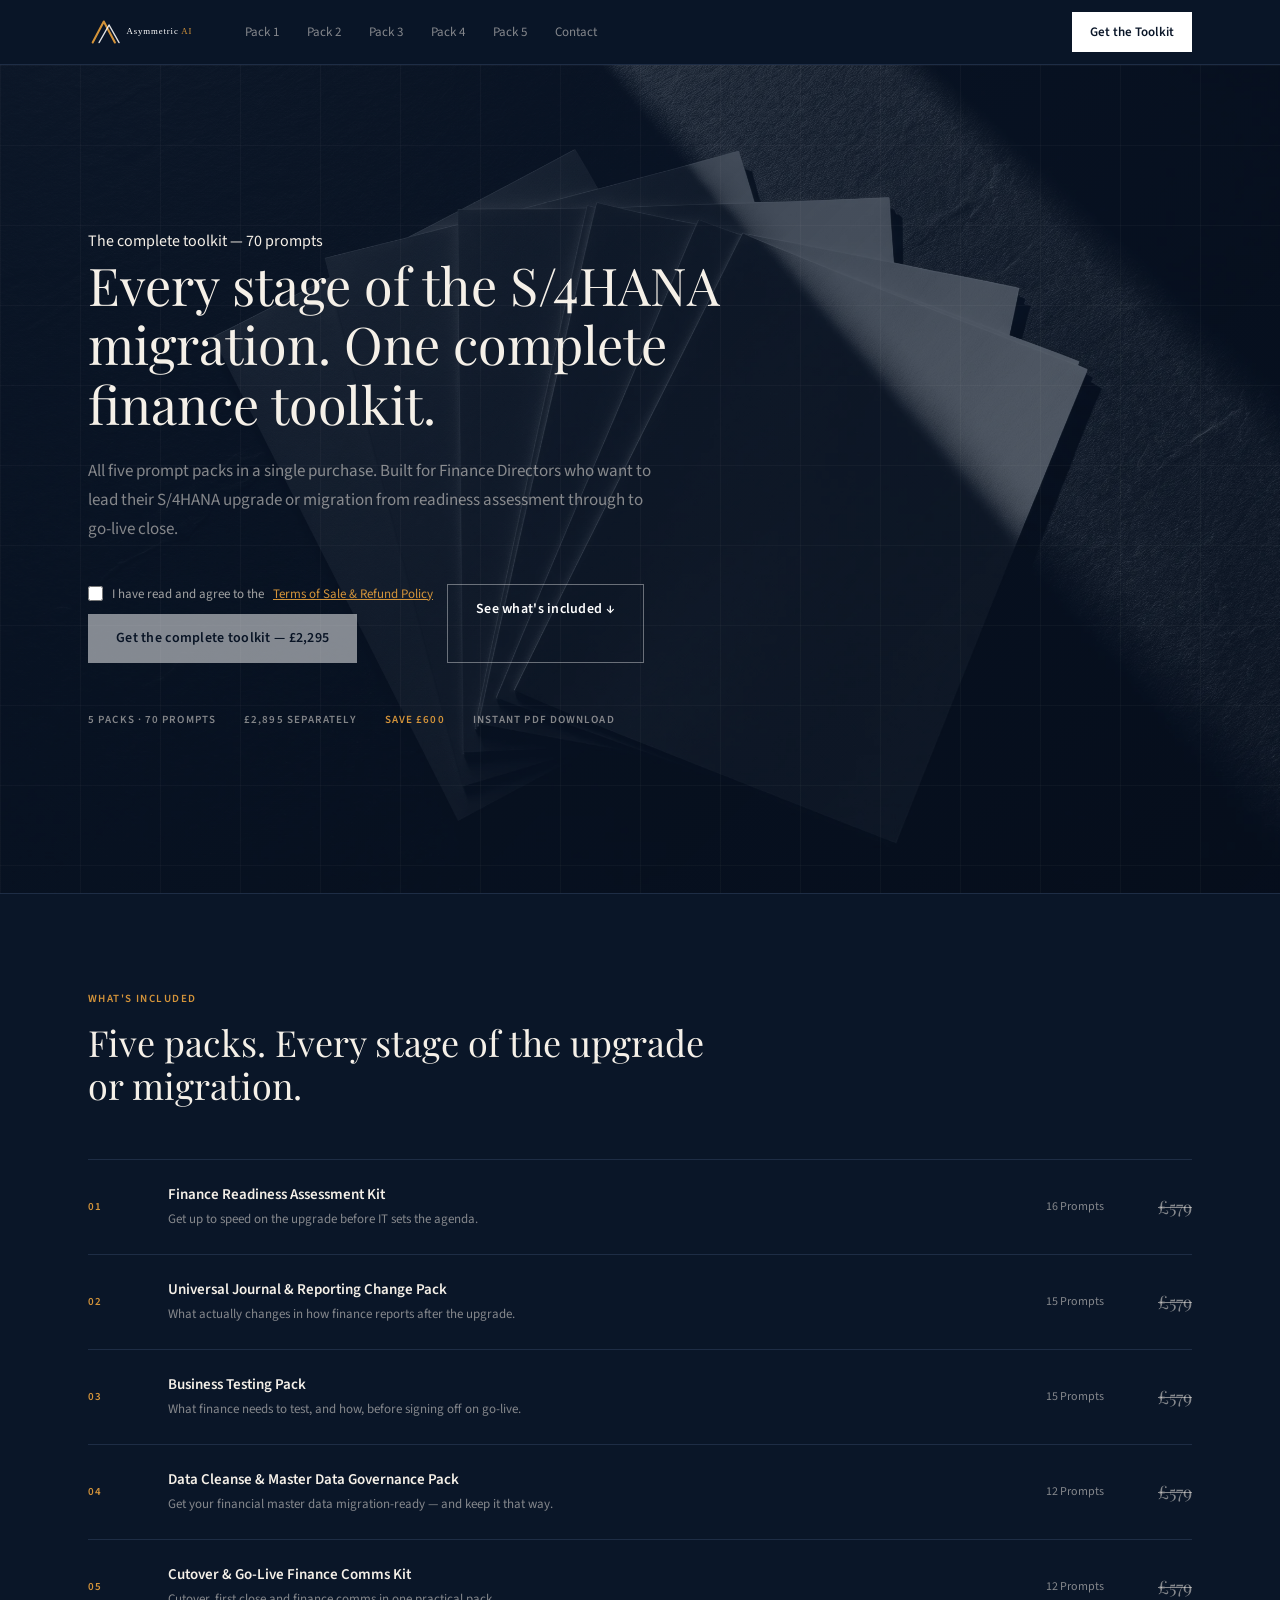
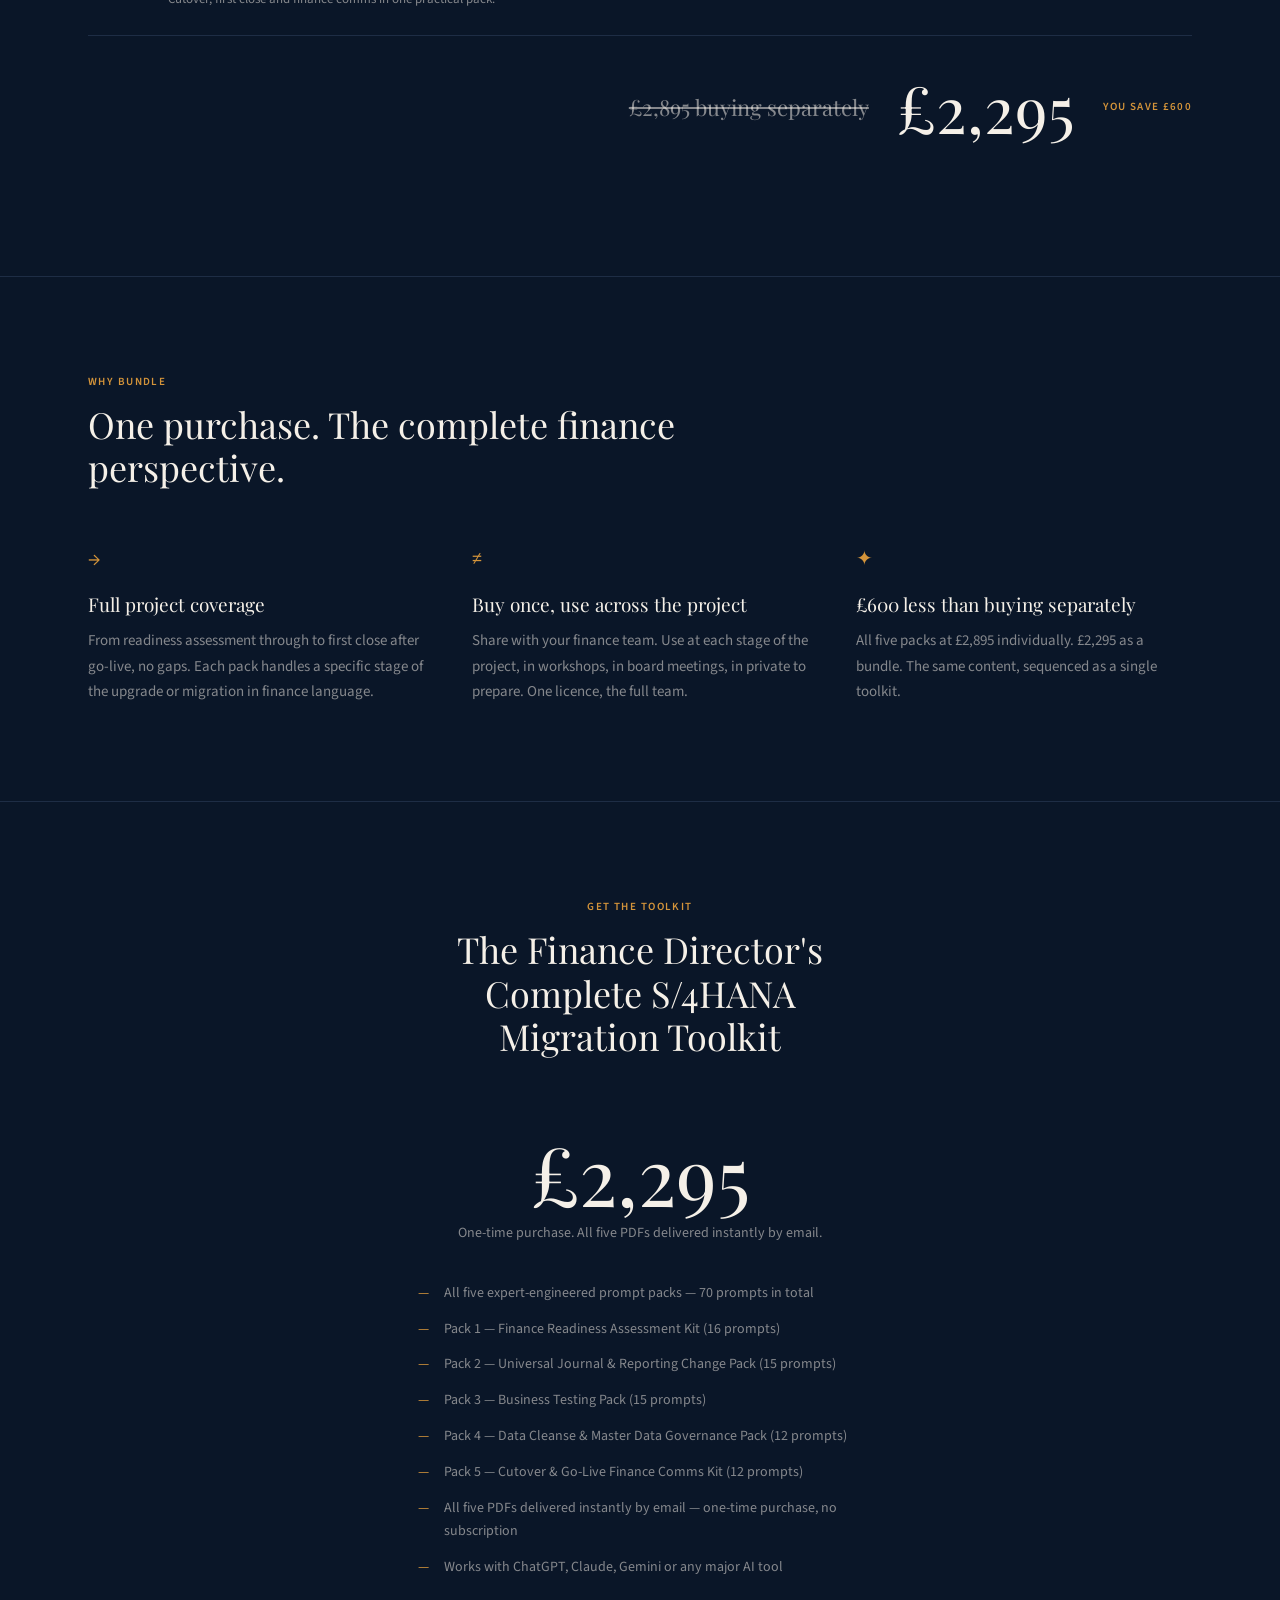
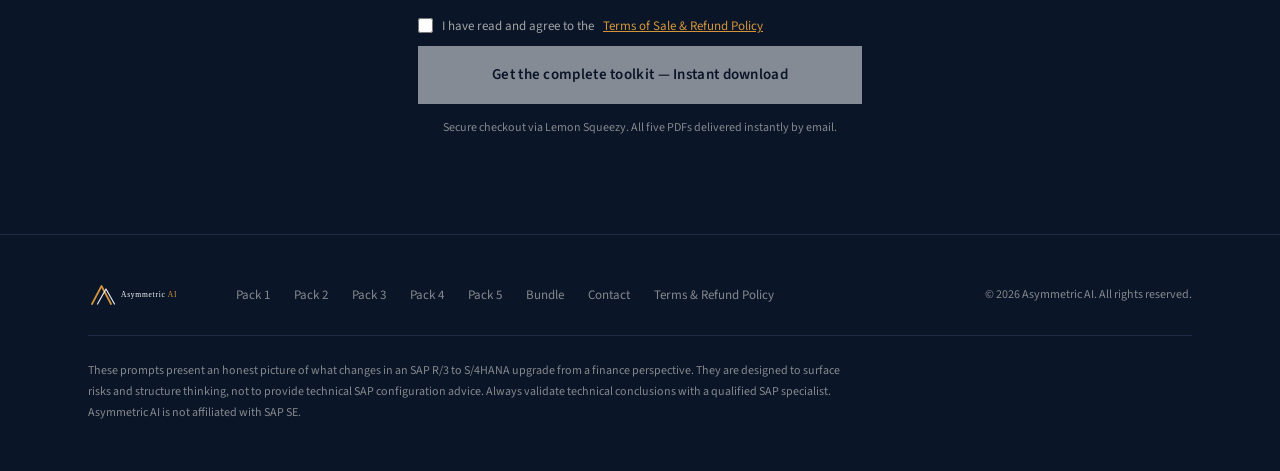
<file: bundle.html>
<!doctype html>
<html lang="en">
<head>
  <meta charset="utf-8">
  <meta name="viewport" content="width=device-width, initial-scale=1">
  <title>The Complete Toolkit — Asymmetric AI</title>
  <meta name="description" content="All five Asymmetric AI prompt packs for finance teams running an SAP R/3 to S/4HANA upgrade or migration. £2,295 — save £600 versus buying separately.">
  <link rel="stylesheet" href="assets/style.css">
  <style>
    .terms-agree { display: flex; flex-direction: column; align-items: flex-start; gap: 10px; }
    .terms-agree-label { display: flex; align-items: flex-start; gap: 9px; font-size: 13px; line-height: 1.55; color: rgba(245,240,232,0.65); cursor: pointer; max-width: 400px; }
    .terms-agree-label input[type="checkbox"] { accent-color: #D4943A; width: 15px; height: 15px; flex-shrink: 0; margin-top: 2px; cursor: pointer; }
    .terms-agree-label a.terms-link { color: #D4943A; text-decoration: underline; }
    .terms-agree-label a.terms-link:hover { opacity: 0.8; }
  </style>
</head>
<body data-screen-label="Bundle">

  <header class="nav">
    <div class="nav-inner">
      <a class="nav-logo" href="index.html" aria-label="Asymmetric AI — home">
        <img src="assets/logo.svg" alt="Asymmetric AI">
      </a>
      <nav class="nav-center" aria-label="Primary">
        <a class="nav-link" href="pack1.html">Pack 1</a>
        <a class="nav-link" href="pack2.html">Pack 2</a>
        <a class="nav-link" href="pack3.html">Pack 3</a>
        <a class="nav-link" href="pack4.html">Pack 4</a>
        <a class="nav-link" href="pack5.html">Pack 5</a>
        <a class="nav-link" href="contact.html">Contact</a>
      </nav>
      <a class="nav-cta" href="bundle.html">Get the Toolkit</a>
      <button class="nav-burger" aria-label="Open menu">
        <svg viewBox="0 0 24 24" fill="none" stroke-width="1.75" stroke-linecap="round" stroke-linejoin="round" aria-hidden="true">
          <path d="M3 6h18"></path><path d="M3 12h18"></path><path d="M3 18h18"></path>
        </svg>
      </button>
    </div>
  </header>

  <div class="mobile-overlay" role="dialog" aria-modal="true" aria-label="Site menu">
    <div class="mobile-overlay-top">
      <img src="assets/logo.svg" alt="Asymmetric AI">
      <button class="mobile-overlay-close" aria-label="Close menu">
        <svg viewBox="0 0 24 24" fill="none" stroke-width="1.75" stroke-linecap="round" stroke-linejoin="round" aria-hidden="true">
          <path d="M18 6 6 18"></path><path d="M6 6l12 12"></path>
        </svg>
      </button>
    </div>
    <div class="mobile-overlay-links">
      <a href="pack1.html">Pack 1 — Finance Readiness</a>
      <a href="pack2.html">Pack 2 — Universal Journal &amp; Reporting</a>
      <a href="pack3.html">Pack 3 — Business Testing</a>
      <a href="pack4.html">Pack 4 — Data Cleanse</a>
      <a href="pack5.html">Pack 5 — Cutover &amp; Go-Live</a>
      <a class="amber" href="bundle.html">The Complete Toolkit</a>
      <a href="contact.html">Contact us</a>
    </div>
    <a class="mobile-overlay-cta" href="bundle.html">Get the Toolkit — £2,295</a>
  </div>

  <section class="hero" data-screen-label="Bundle hero">
    <div class="hero-img" style="background-image: url('assets/images/hero-bundle.webp');"></div>
    <div class="hero-overlay"></div>
    <div class="hero-grid" aria-hidden="true"></div>
    <div class="hero-inner">
      <span class="hero-eyebrow">The complete toolkit — 70 prompts</span>
      <h1>Every stage of the S/4HANA migration. One complete finance toolkit.</h1>
      <p class="lede">All five prompt packs in a single purchase. Built for Finance Directors who want to lead their S/4HANA upgrade or migration from readiness assessment through to go-live close.</p>
      <div class="hero-actions">
        <div class="terms-agree">
          <label class="terms-agree-label"><input type="checkbox" onchange="var b=this.closest('.terms-agree').querySelector('a.btn-primary');b.style.opacity=this.checked?'':'0.5';b.style.pointerEvents=this.checked?'auto':'none';"> I have read and agree to the <a class="terms-link" href="/terms.html" target="_blank" rel="noopener">Terms of Sale &amp; Refund Policy</a></label>
          <a class="btn btn-primary" style="opacity:0.5;pointer-events:none;cursor:not-allowed;" href="https://asymmetricai.lemonsqueezy.com/checkout/buy/ec98fe39-e0ee-4119-bf99-951d81379b17?discount=0" target="_blank" rel="noopener">Get the complete toolkit — £2,295</a>
        </div>
        <a class="btn btn-secondary" href="#whats-included">See what's included ↓</a>
      </div>
      <div class="hero-meta">
        <span>5 Packs · 70 Prompts</span>
        <span>£2,895 separately</span>
        <span class="amber">Save £600</span>
        <span>Instant PDF download</span>
      </div>
    </div>
  </section>

  <section class="section" id="whats-included">
    <div class="section-inner">
      <div class="eyebrow-block">
        <span class="label">What's included</span>
        <h2>Five packs. Every stage of the upgrade or migration.</h2>
      </div>

      <div class="inclusions">
        <div class="inclusion-row">
          <span class="pack-num">01</span>
          <div class="pack-info">
            <h3>Finance Readiness Assessment Kit</h3>
            <p>Get up to speed on the upgrade before IT sets the agenda.</p>
          </div>
          <span class="pack-count">16 Prompts</span>
          <span class="pack-strike">£579</span>
        </div>
        <div class="inclusion-row">
          <span class="pack-num">02</span>
          <div class="pack-info">
            <h3>Universal Journal & Reporting Change Pack</h3>
            <p>What actually changes in how finance reports after the upgrade.</p>
          </div>
          <span class="pack-count">15 Prompts</span>
          <span class="pack-strike">£579</span>
        </div>
        <div class="inclusion-row">
          <span class="pack-num">03</span>
          <div class="pack-info">
            <h3>Business Testing Pack</h3>
            <p>What finance needs to test, and how, before signing off on go-live.</p>
          </div>
          <span class="pack-count">15 Prompts</span>
          <span class="pack-strike">£579</span>
        </div>
        <div class="inclusion-row">
          <span class="pack-num">04</span>
          <div class="pack-info">
            <h3>Data Cleanse & Master Data Governance Pack</h3>
            <p>Get your financial master data migration-ready — and keep it that way.</p>
          </div>
          <span class="pack-count">12 Prompts</span>
          <span class="pack-strike">£579</span>
        </div>
        <div class="inclusion-row">
          <span class="pack-num">05</span>
          <div class="pack-info">
            <h3>Cutover & Go-Live Finance Comms Kit</h3>
            <p>Cutover, first close and finance comms in one practical pack.</p>
          </div>
          <span class="pack-count">12 Prompts</span>
          <span class="pack-strike">£579</span>
        </div>
      </div>

      <div class="bundle-totals">
        <span class="total-strike">£2,895 buying separately</span>
        <span class="total-big">£2,295</span>
        <span class="total-save">You save £600</span>
      </div>
    </div>
  </section>

  <section class="section">
    <div class="section-inner">
      <div class="eyebrow-block">
        <span class="label">Why bundle</span>
        <h2>One purchase. The complete finance perspective.</h2>
      </div>
      <div class="three-col">
        <div>
          <span class="three-col-glyph">→</span>
          <h3>Full project coverage</h3>
          <p>From readiness assessment through to first close after go-live, no gaps. Each pack handles a specific stage of the upgrade or migration in finance language.</p>
        </div>
        <div>
          <span class="three-col-glyph">≠</span>
          <h3>Buy once, use across the project</h3>
          <p>Share with your finance team. Use at each stage of the project, in workshops, in board meetings, in private to prepare. One licence, the full team.</p>
        </div>
        <div>
          <span class="three-col-glyph">✦</span>
          <h3>£600 less than buying separately</h3>
          <p>All five packs at £2,895 individually. £2,295 as a bundle. The same content, sequenced as a single toolkit.</p>
        </div>
      </div>
    </div>
  </section>

  <section class="section" id="pricing">
    <div class="section-inner pricing">
      <div class="eyebrow-block eyebrow-center">
        <span class="label">Get the toolkit</span>
        <h2>The Finance Director's Complete S/4HANA Migration Toolkit</h2>
      </div>
      <div class="price-big">£2,295</div>
      <p class="price-sub">One-time purchase. All five PDFs delivered instantly by email.</p>
      <ul class="pricing-bullets">
          <li><span class="dash">—</span><span>All five expert-engineered prompt packs — 70 prompts in total</span></li>
          <li><span class="dash">—</span><span>Pack 1 — Finance Readiness Assessment Kit (16 prompts)</span></li>
          <li><span class="dash">—</span><span>Pack 2 — Universal Journal & Reporting Change Pack (15 prompts)</span></li>
          <li><span class="dash">—</span><span>Pack 3 — Business Testing Pack (15 prompts)</span></li>
          <li><span class="dash">—</span><span>Pack 4 — Data Cleanse & Master Data Governance Pack (12 prompts)</span></li>
          <li><span class="dash">—</span><span>Pack 5 — Cutover & Go-Live Finance Comms Kit (12 prompts)</span></li>
          <li><span class="dash">—</span><span>All five PDFs delivered instantly by email — one-time purchase, no subscription</span></li>
          <li><span class="dash">—</span><span>Works with ChatGPT, Claude, Gemini or any major AI tool</span></li>
      </ul>
      <div class="pricing-cta-row">
        <div class="terms-agree">
          <label class="terms-agree-label"><input type="checkbox" onchange="var b=this.closest('.terms-agree').querySelector('a.btn-primary');b.style.opacity=this.checked?'':'0.5';b.style.pointerEvents=this.checked?'auto':'none';"> I have read and agree to the <a class="terms-link" href="/terms.html" target="_blank" rel="noopener">Terms of Sale &amp; Refund Policy</a></label>
          <a class="btn btn-primary" style="opacity:0.5;pointer-events:none;cursor:not-allowed;" href="https://asymmetricai.lemonsqueezy.com/checkout/buy/ec98fe39-e0ee-4119-bf99-951d81379b17?discount=0" target="_blank" rel="noopener">Get the complete toolkit — Instant download</a>
        </div>
      </div>
      <div class="pricing-reassure">Secure checkout via Lemon Squeezy. All five PDFs delivered instantly by email.</div>
    </div>
  </section>

  <footer class="footer">
    <div class="footer-inner">
      <div class="footer-row">
        <a class="footer-logo" href="index.html"><img src="assets/logo.svg" alt="Asymmetric AI"></a>
        <nav class="footer-links" aria-label="Footer">
          <a href="pack1.html">Pack 1</a>
          <a href="pack2.html">Pack 2</a>
          <a href="pack3.html">Pack 3</a>
          <a href="pack4.html">Pack 4</a>
          <a href="pack5.html">Pack 5</a>
          <a href="bundle.html">Bundle</a>
          <a href="contact.html">Contact</a>
          <a href="terms.html">Terms &amp; Refund Policy</a>
        </nav>
        <span class="footer-copy">© 2026 Asymmetric AI. All rights reserved.</span>
      </div>
      <p class="footer-disclaimer">
        These prompts present an honest picture of what changes in an SAP R/3 to S/4HANA upgrade from a finance perspective. They are designed to surface risks and structure thinking, not to provide technical SAP configuration advice. Always validate technical conclusions with a qualified SAP specialist. Asymmetric AI is not affiliated with SAP SE.
      </p>
    </div>
  </footer>

  <script src="assets/main.js"></script>
</body>
</html>
</file>
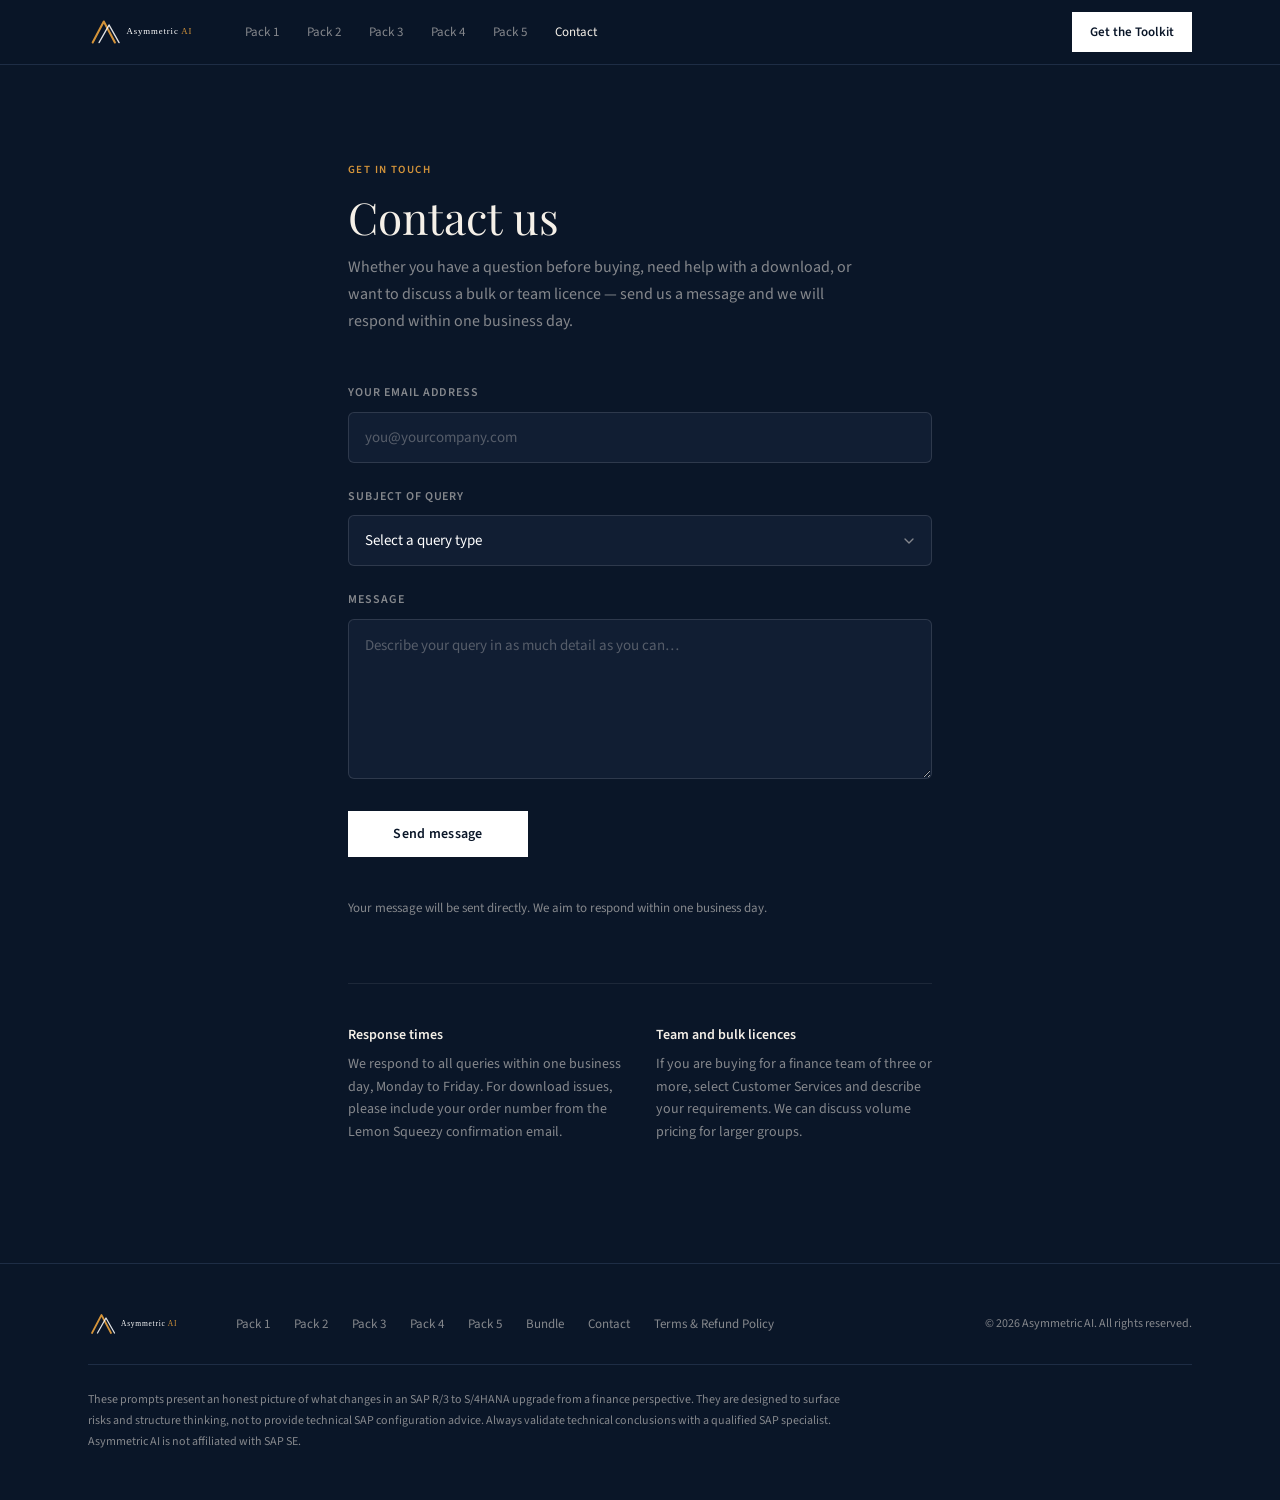
<file: contact.html>
<!doctype html>
<html lang="en">
<head>
  <meta charset="utf-8">
  <meta name="viewport" content="width=device-width, initial-scale=1">
  <title>Contact Us · Asymmetric AI</title>
  <meta name="description" content="Get in touch with the Asymmetric AI team. Pre-order queries, order support, download help, or general questions — we're here.">
  <link rel="stylesheet" href="assets/style.css">
  <style>
    .contact-section {
      padding: 96px var(--pad) 120px;
      max-width: 680px;
      margin: 0 auto;
    }
    .contact-section .eyebrow-block {
      text-align: left;
      margin-bottom: 48px;
    }
    .contact-form {
      display: flex;
      flex-direction: column;
      gap: 24px;
    }
    .form-group {
      display: flex;
      flex-direction: column;
      gap: 8px;
    }
    .form-group label {
      font-size: 12px;
      font-weight: 600;
      letter-spacing: 0.08em;
      text-transform: uppercase;
      color: var(--muted);
    }
    .form-group input,
    .form-group select,
    .form-group textarea {
      background: var(--navy-800);
      border: 1px solid rgba(255,255,255,0.12);
      border-radius: 6px;
      color: var(--white);
      font-family: inherit;
      font-size: 15px;
      padding: 14px 16px;
      width: 100%;
      box-sizing: border-box;
      transition: border-color 0.2s;
      -webkit-appearance: none;
      appearance: none;
    }
    .form-group select {
      background-image: url("data:image/svg+xml,%3Csvg xmlns='http://www.w3.org/2000/svg' width='16' height='16' viewBox='0 0 24 24' fill='none' stroke='rgba(245,240,232,0.5)' stroke-width='2' stroke-linecap='round' stroke-linejoin='round'%3E%3Cpath d='M6 9l6 6 6-6'/%3E%3C/svg%3E");
      background-repeat: no-repeat;
      background-position: right 14px center;
      padding-right: 44px;
      cursor: pointer;
    }
    .form-group select option {
      background: var(--navy-800);
      color: var(--white);
    }
    .form-group input:focus,
    .form-group select:focus,
    .form-group textarea:focus {
      outline: none;
      border-color: var(--amber);
    }
    .form-group input::placeholder,
    .form-group textarea::placeholder {
      color: rgba(245,240,232,0.3);
    }
    .form-group textarea {
      resize: vertical;
      min-height: 160px;
      line-height: 1.6;
    }
    .form-submit {
      margin-top: 8px;
    }
    .form-reassure {
      font-size: 13px;
      color: var(--muted);
      margin-top: 16px;
    }
    .success-banner {
      display: none;
      background: rgba(245,158,11,0.12);
      border: 1px solid rgba(245,158,11,0.4);
      border-radius: 6px;
      padding: 16px 20px;
      margin-bottom: 32px;
      font-size: 15px;
      color: var(--white);
      line-height: 1.5;
    }
    .success-banner.visible { display: block; }
    .contact-aside {
      margin-top: 64px;
      padding-top: 40px;
      border-top: 1px solid rgba(255,255,255,0.08);
      display: grid;
      grid-template-columns: 1fr 1fr;
      gap: 32px;
    }
    .contact-aside h4 {
      font-size: 14px;
      font-weight: 600;
      margin-bottom: 6px;
    }
    .contact-aside p {
      font-size: 14px;
      color: var(--muted);
      line-height: 1.6;
    }
    @media (max-width: 600px) {
      .contact-aside { grid-template-columns: 1fr; }
    }
  </style>
</head>
<body data-screen-label="Contact">

  <header class="nav">
    <div class="nav-inner">
      <a class="nav-logo" href="index.html" aria-label="Asymmetric AI — home">
        <img src="assets/logo.svg" alt="Asymmetric AI">
      </a>
      <nav class="nav-center" aria-label="Primary">
        <a class="nav-link" href="pack1.html">Pack 1</a>
        <a class="nav-link" href="pack2.html">Pack 2</a>
        <a class="nav-link" href="pack3.html">Pack 3</a>
        <a class="nav-link" href="pack4.html">Pack 4</a>
        <a class="nav-link" href="pack5.html">Pack 5</a>
        <a class="nav-link active" href="contact.html">Contact</a>
      </nav>
      <a class="nav-cta" href="bundle.html">Get the Toolkit</a>
      <button class="nav-burger" aria-label="Open menu">
        <svg viewBox="0 0 24 24" fill="none" stroke-width="1.75" stroke-linecap="round" stroke-linejoin="round" aria-hidden="true">
          <path d="M3 6h18"></path><path d="M3 12h18"></path><path d="M3 18h18"></path>
        </svg>
      </button>
    </div>
  </header>

  <div class="mobile-overlay" role="dialog" aria-modal="true" aria-label="Site menu">
    <div class="mobile-overlay-top">
      <img src="assets/logo.svg" alt="Asymmetric AI">
      <button class="mobile-overlay-close" aria-label="Close menu">
        <svg viewBox="0 0 24 24" fill="none" stroke-width="1.75" stroke-linecap="round" stroke-linejoin="round" aria-hidden="true">
          <path d="M18 6 6 18"></path><path d="M6 6l12 12"></path>
        </svg>
      </button>
    </div>
    <div class="mobile-overlay-links">
      <a href="pack1.html">Pack 1 — Finance Readiness</a>
      <a href="pack2.html">Pack 2 — Universal Journal &amp; Reporting</a>
      <a href="pack3.html">Pack 3 — Business Testing</a>
      <a href="pack4.html">Pack 4 — Data Cleanse</a>
      <a href="pack5.html">Pack 5 — Cutover &amp; Go-Live</a>
      <a class="amber" href="bundle.html">The Complete Toolkit</a>
      <a href="contact.html">Contact us</a>
    </div>
    <a class="mobile-overlay-cta" href="bundle.html">Get the Toolkit — £2,295</a>
  </div>

  <section class="contact-section">
    <div class="eyebrow-block">
      <span class="label">Get in touch</span>
      <h1 style="font-size:clamp(28px,4vw,44px);margin-bottom:12px;">Contact us</h1>
      <p class="lede" style="font-size:16px;max-width:520px;">Whether you have a question before buying, need help with a download, or want to discuss a bulk or team licence — send us a message and we will respond within one business day.</p>
    </div>

    <div class="success-banner" id="success-banner">
      ✦ Thank you — your message has been sent. We will respond within one business day.
    </div>

    <form class="contact-form" action="https://api.web3forms.com/submit" method="POST">
      <input type="hidden" name="access_key" value="9e193679-123a-4bdb-9b5d-2fb28266455f">
      <input type="hidden" name="redirect" value="https://asymmetricai.co.uk/contact.html?success=true">

      <div class="form-group">
        <label for="sender-email">Your email address</label>
        <input
          type="email"
          id="sender-email"
          name="email"
          placeholder="you@yourcompany.com"
          required
          autocomplete="email"
        >
      </div>

      <div class="form-group">
        <label for="subject">Subject of query</label>
        <select id="subject" name="subject" required>
          <option value="" disabled selected>Select a query type</option>
          <option value="Pre Order Query">Pre Order Query</option>
          <option value="Order Query">Order Query</option>
          <option value="Download Query">Download Query</option>
          <option value="Customer Services">Customer Services</option>
        </select>
      </div>

      <div class="form-group">
        <label for="message">Message</label>
        <textarea
          id="message"
          name="message"
          placeholder="Describe your query in as much detail as you can…"
          required
        ></textarea>
      </div>

      <div class="form-submit">
        <button type="submit" class="btn btn-primary" style="min-width:180px;">Send message</button>
      </div>

      <p class="form-reassure">Your message will be sent directly. We aim to respond within one business day.</p>
    </form>

    <div class="contact-aside">
      <div>
        <h4>Response times</h4>
        <p>We respond to all queries within one business day, Monday to Friday. For download issues, please include your order number from the Lemon Squeezy confirmation email.</p>
      </div>
      <div>
        <h4>Team and bulk licences</h4>
        <p>If you are buying for a finance team of three or more, select Customer Services and describe your requirements. We can discuss volume pricing for larger groups.</p>
      </div>
    </div>
  </section>

  <footer class="footer">
    <div class="footer-inner">
      <div class="footer-row">
        <a class="footer-logo" href="index.html"><img src="assets/logo.svg" alt="Asymmetric AI"></a>
        <nav class="footer-links" aria-label="Footer">
          <a href="pack1.html">Pack 1</a>
          <a href="pack2.html">Pack 2</a>
          <a href="pack3.html">Pack 3</a>
          <a href="pack4.html">Pack 4</a>
          <a href="pack5.html">Pack 5</a>
          <a href="bundle.html">Bundle</a>
          <a href="contact.html">Contact</a>
          <a href="terms.html">Terms &amp; Refund Policy</a>
        </nav>
        <span class="footer-copy">© 2026 Asymmetric AI. All rights reserved.</span>
      </div>
      <p class="footer-disclaimer">
        These prompts present an honest picture of what changes in an SAP R/3 to S/4HANA upgrade from a finance perspective. They are designed to surface risks and structure thinking, not to provide technical SAP configuration advice. Always validate technical conclusions with a qualified SAP specialist. Asymmetric AI is not affiliated with SAP SE.
      </p>
    </div>
  </footer>

  <script src="assets/main.js"></script>
  <script>
    if (window.location.search.indexOf('success=true') !== -1) {
      document.getElementById('success-banner').classList.add('visible');
    }
  </script>
</body>
</html>
</file>
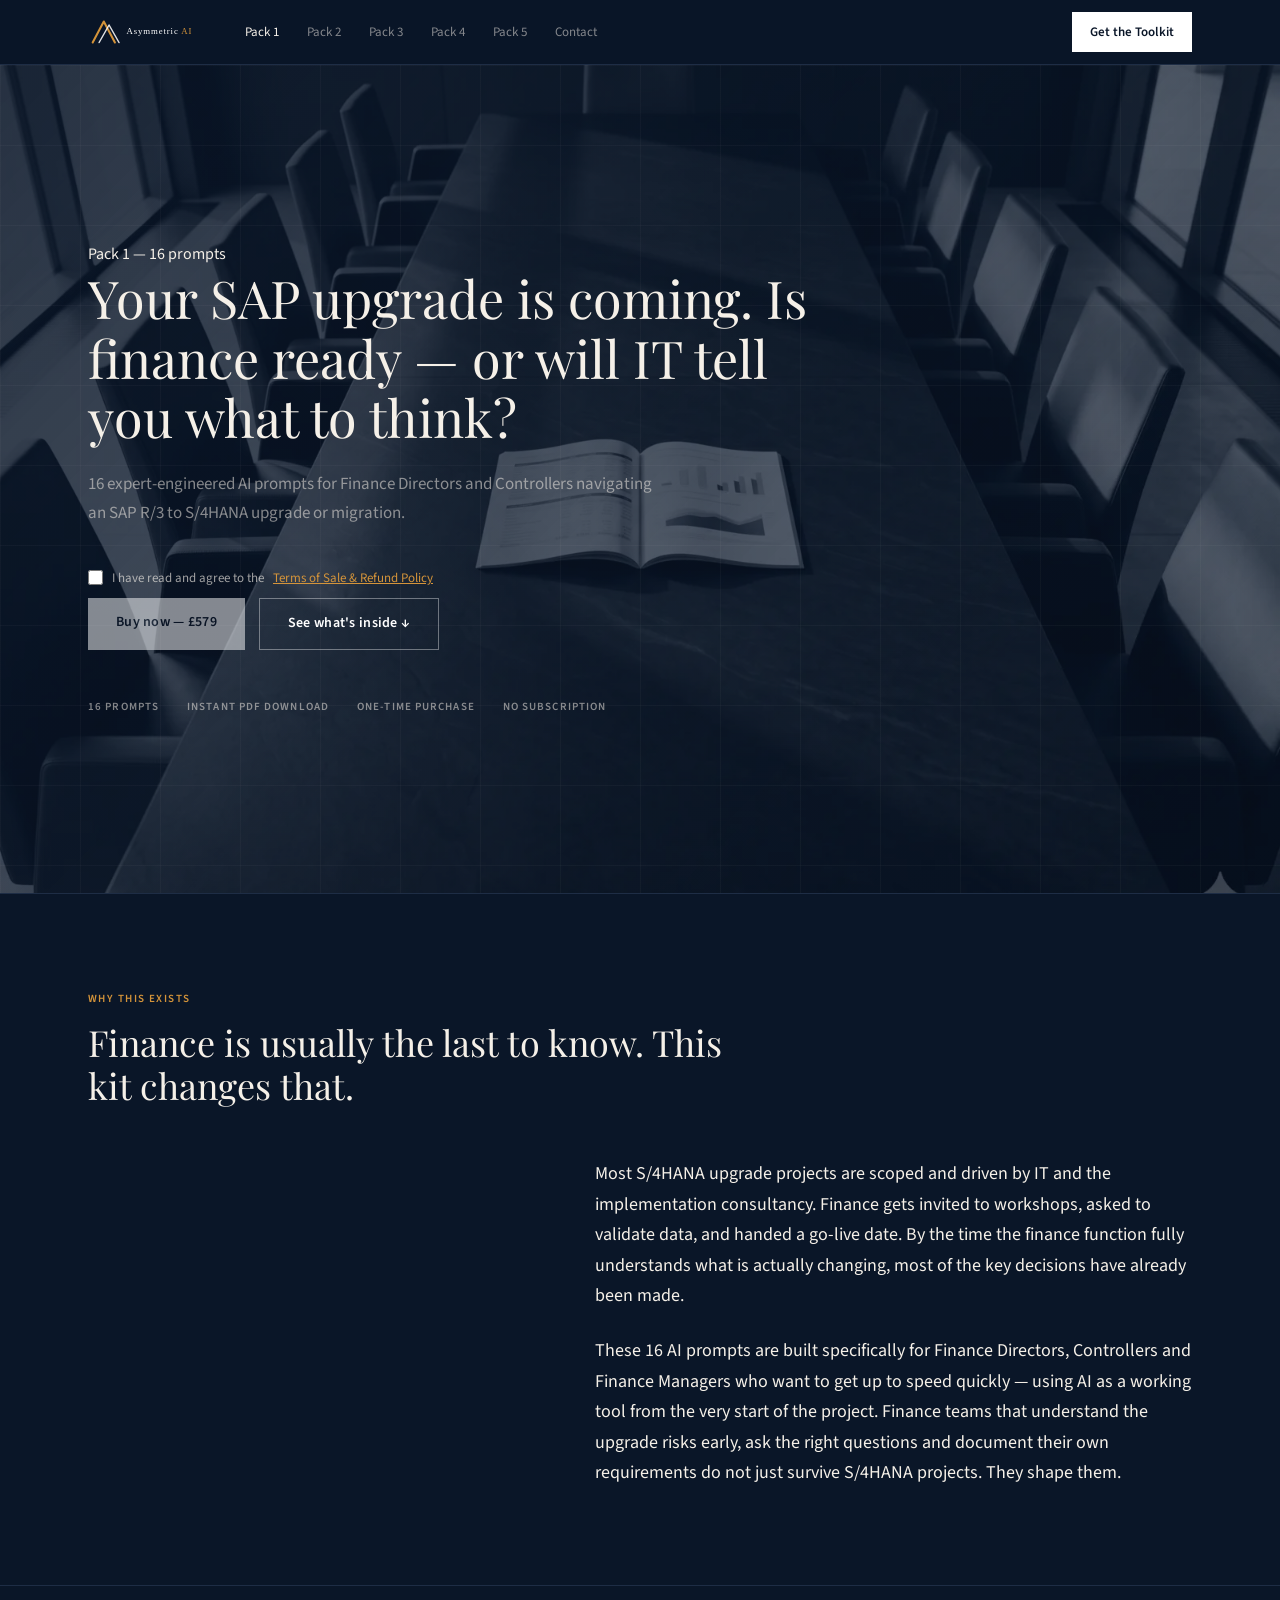
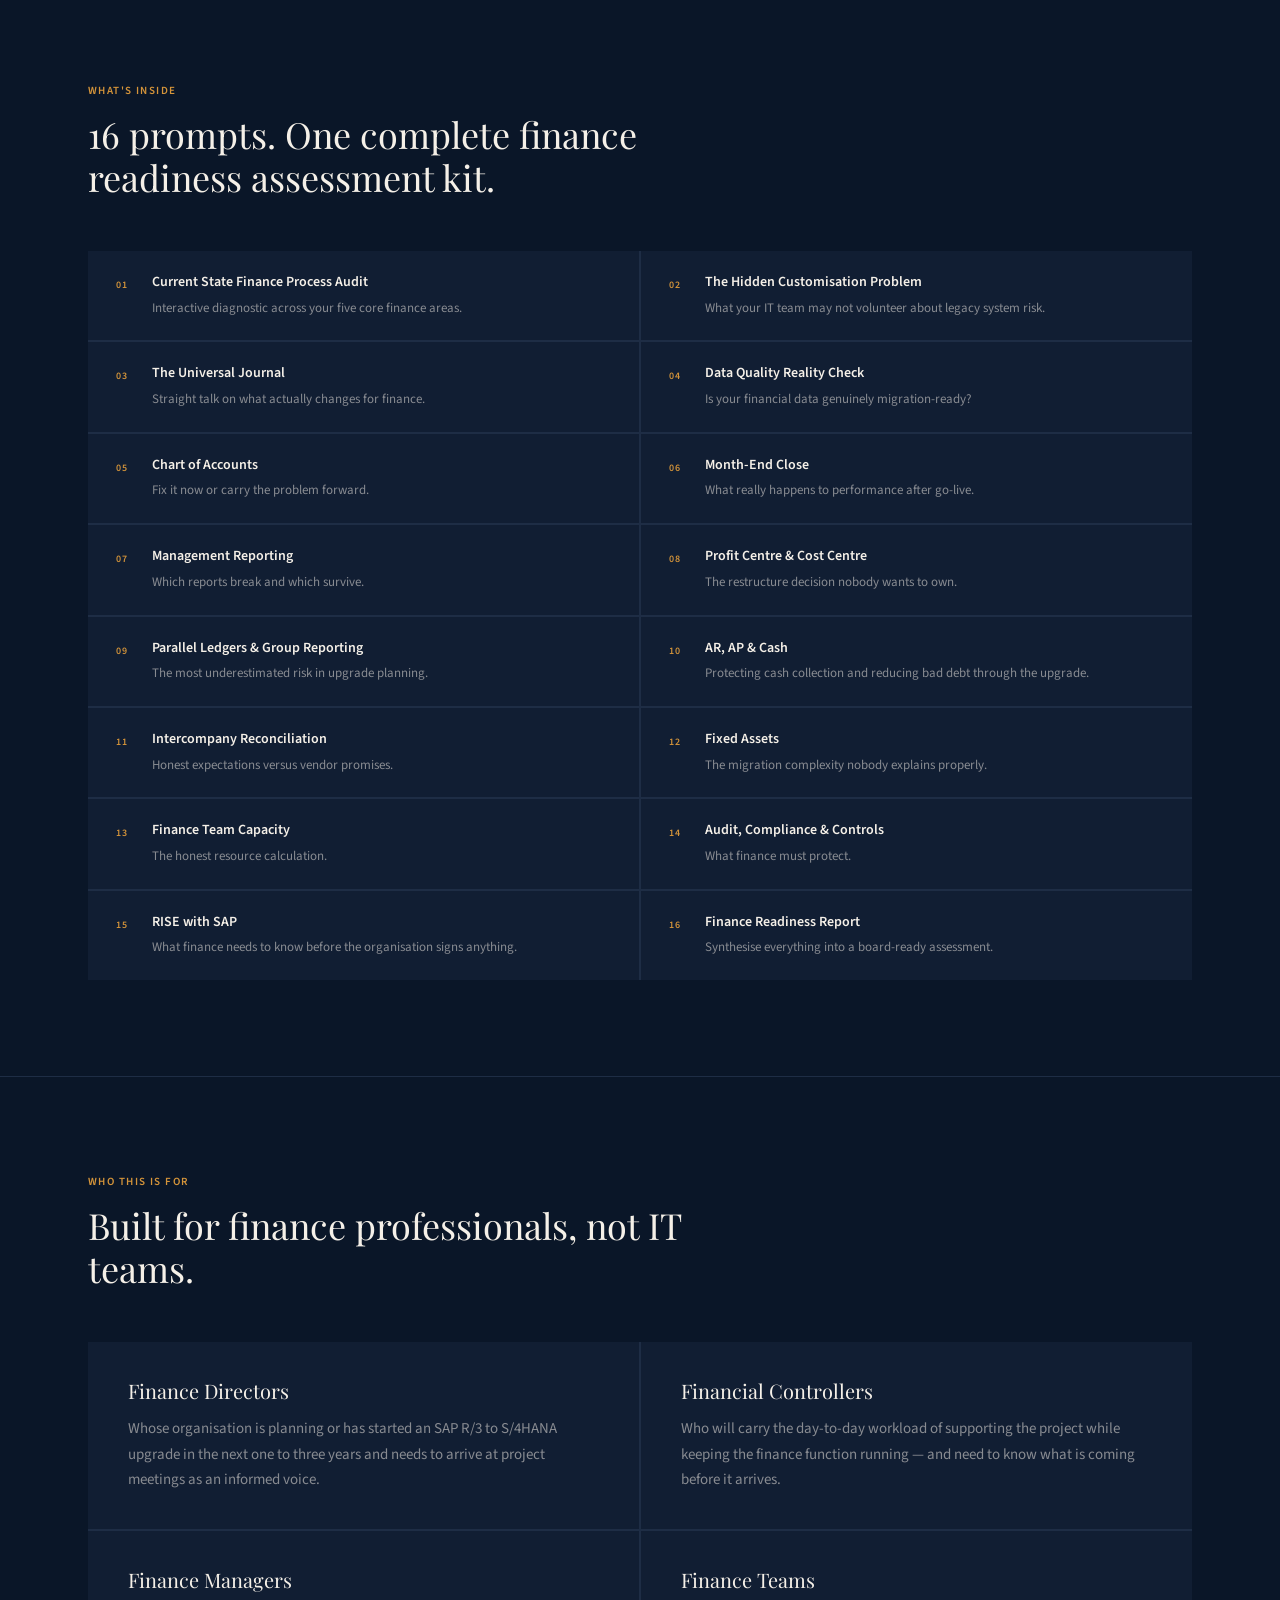
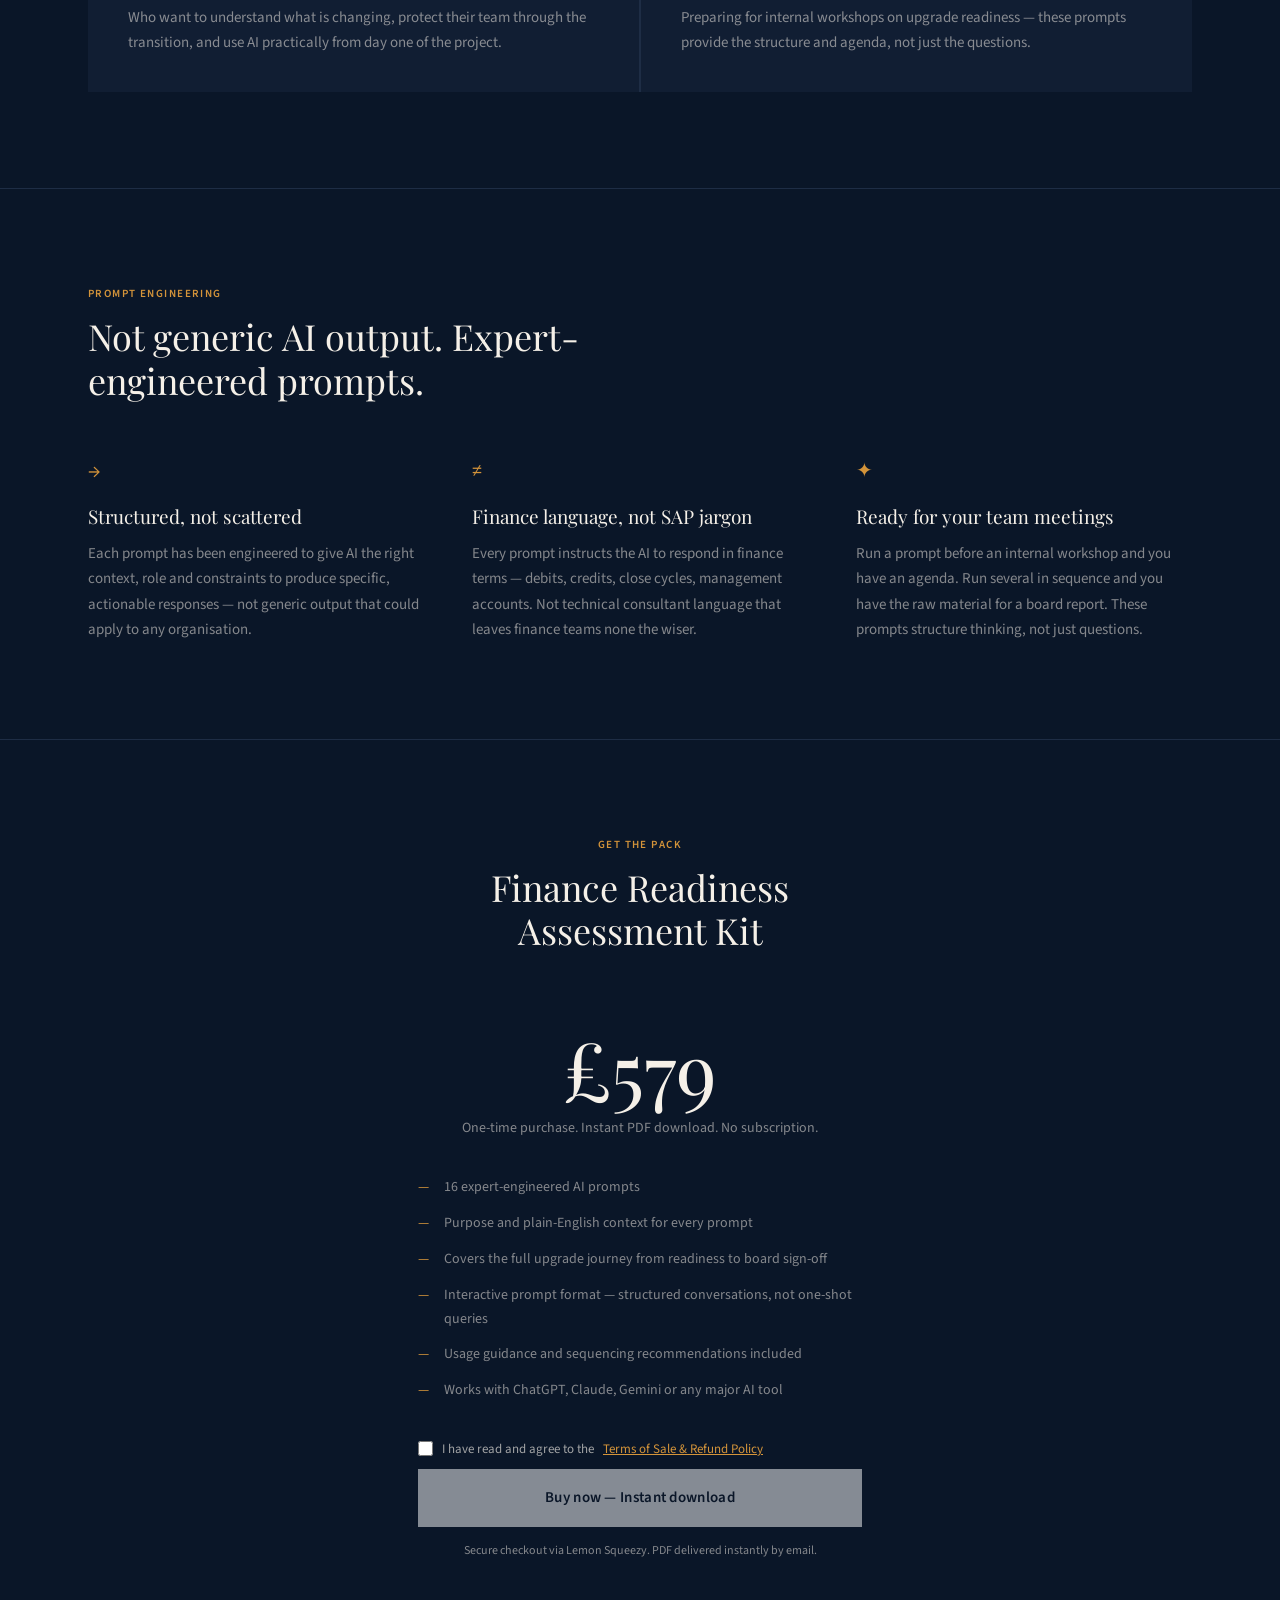
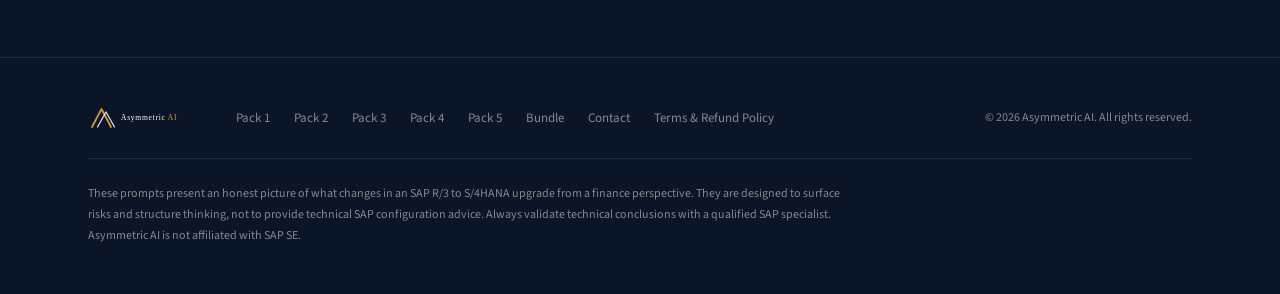
<file: pack1.html>
<!doctype html>
<html lang="en">
<head>
  <meta charset="utf-8">
  <meta name="viewport" content="width=device-width, initial-scale=1">
  <title>Pack 1 — Finance Readiness Assessment Kit · Asymmetric AI</title>
  <meta name="description" content="16 expert-engineered AI prompts for Finance Directors and Controllers navigating an SAP R/3 to S/4HANA upgrade or migration.">
  <link rel="stylesheet" href="assets/style.css">
  <style>
    .terms-agree { display: flex; flex-direction: column; align-items: flex-start; gap: 10px; }
    .terms-agree-label { display: flex; align-items: flex-start; gap: 9px; font-size: 13px; line-height: 1.55; color: rgba(245,240,232,0.65); cursor: pointer; max-width: 400px; }
    .terms-agree-label input[type="checkbox"] { accent-color: #D4943A; width: 15px; height: 15px; flex-shrink: 0; margin-top: 2px; cursor: pointer; }
    .terms-agree-label a.terms-link { color: #D4943A; text-decoration: underline; }
    .terms-agree-label a.terms-link:hover { opacity: 0.8; }
  </style>
</head>
<body data-screen-label="Pack 1">

  <header class="nav">
    <div class="nav-inner">
      <a class="nav-logo" href="index.html" aria-label="Asymmetric AI — home">
        <img src="assets/logo.svg" alt="Asymmetric AI">
      </a>
      <nav class="nav-center" aria-label="Primary">
        <a class="nav-link active" href="pack1.html">Pack 1</a>
        <a class="nav-link" href="pack2.html">Pack 2</a>
        <a class="nav-link" href="pack3.html">Pack 3</a>
        <a class="nav-link" href="pack4.html">Pack 4</a>
        <a class="nav-link" href="pack5.html">Pack 5</a>
        <a class="nav-link" href="contact.html">Contact</a>
      </nav>
      <a class="nav-cta" href="bundle.html">Get the Toolkit</a>
      <button class="nav-burger" aria-label="Open menu">
        <svg viewBox="0 0 24 24" fill="none" stroke-width="1.75" stroke-linecap="round" stroke-linejoin="round" aria-hidden="true">
          <path d="M3 6h18"></path><path d="M3 12h18"></path><path d="M3 18h18"></path>
        </svg>
      </button>
    </div>
  </header>

  <div class="mobile-overlay" role="dialog" aria-modal="true" aria-label="Site menu">
    <div class="mobile-overlay-top">
      <img src="assets/logo.svg" alt="Asymmetric AI">
      <button class="mobile-overlay-close" aria-label="Close menu">
        <svg viewBox="0 0 24 24" fill="none" stroke-width="1.75" stroke-linecap="round" stroke-linejoin="round" aria-hidden="true">
          <path d="M18 6 6 18"></path><path d="M6 6l12 12"></path>
        </svg>
      </button>
    </div>
    <div class="mobile-overlay-links">
      <a href="pack1.html">Pack 1 — Finance Readiness</a>
      <a href="pack2.html">Pack 2 — Universal Journal &amp; Reporting</a>
      <a href="pack3.html">Pack 3 — Business Testing</a>
      <a href="pack4.html">Pack 4 — Data Cleanse</a>
      <a href="pack5.html">Pack 5 — Cutover &amp; Go-Live</a>
      <a class="amber" href="bundle.html">The Complete Toolkit</a>
      <a href="contact.html">Contact us</a>
    </div>
    <a class="mobile-overlay-cta" href="bundle.html">Get the Toolkit — £2,295</a>
  </div>

  <section class="hero" data-screen-label="Hero">
    <div class="hero-img" style="background-image: url('assets/images/hero-pack1.webp');"></div>
    <div class="hero-overlay"></div>
    <div class="hero-grid" aria-hidden="true"></div>
    <div class="hero-inner">
      <span class="hero-eyebrow">Pack 1 — 16 prompts</span>
      <h1>Your SAP upgrade is coming. Is finance ready — or will IT tell you what to think?</h1>
      <p class="lede">16 expert-engineered AI prompts for Finance Directors and Controllers navigating an SAP R/3 to S/4HANA upgrade or migration.</p>
      <div class="hero-actions">
        <div class="terms-agree">
          <label class="terms-agree-label"><input type="checkbox" onchange="var b=this.closest('.terms-agree').querySelector('a.btn-primary');b.style.opacity=this.checked?'':'0.5';b.style.pointerEvents=this.checked?'auto':'none';"> I have read and agree to the <a class="terms-link" href="/terms.html" target="_blank" rel="noopener">Terms of Sale &amp; Refund Policy</a></label>
          <div style="display:flex;gap:14px;flex-wrap:wrap;">
                      <a class="btn btn-primary" style="opacity:0.5;pointer-events:none;cursor:not-allowed;" href="https://asymmetricai.lemonsqueezy.com/checkout/buy/b8d67ec8-67de-434c-96d4-276b3557c3f0?discount=0" target="_blank" rel="noopener">Buy now — £579</a>
            <a class="btn btn-secondary" href="#whats-inside">See what's inside ↓</a>
          </div>
        </div>
      </div>
      <div class="hero-meta">
        <span>16 Prompts</span>
        <span>Instant PDF download</span>
        <span>One-time purchase</span>
        <span>No subscription</span>
      </div>
    </div>
  </section>

  <section class="section">
    <div class="section-inner">
      <div class="eyebrow-block">
        <span class="label">Why this exists</span>
        <h2>Finance is usually the last to know. This kit changes that.</h2>
      </div>
      <div style="margin-top:40px; display:grid; grid-template-columns:1fr 1.4fr; gap:80px; align-items:start;">
        <div></div>
        <div style="display:flex; flex-direction:column; gap:24px; color:#F5F0E8;">
          <p style="font-size:18px; line-height:1.7;">Most S/4HANA upgrade projects are scoped and driven by IT and the implementation consultancy. Finance gets invited to workshops, asked to validate data, and handed a go-live date. By the time the finance function fully understands what is actually changing, most of the key decisions have already been made.</p>
          <p style="font-size:18px; line-height:1.7;">These 16 AI prompts are built specifically for Finance Directors, Controllers and Finance Managers who want to get up to speed quickly — using AI as a working tool from the very start of the project. Finance teams that understand the upgrade risks early, ask the right questions and document their own requirements do not just survive S/4HANA projects. They shape them.</p>
        </div>
      </div>
    </div>
  </section>

  <section class="section" id="whats-inside">
    <div class="section-inner">
      <div class="eyebrow-block">
        <span class="label">What's inside</span>
        <h2>16 prompts. One complete finance readiness assessment kit.</h2>
      </div>
      <div class="prompt-grid">
        <div class="prompt-cell">
          <span class="num">01</span>
          <div>
            <h3>Current State Finance Process Audit</h3>
            <p>Interactive diagnostic across your five core finance areas.</p>
          </div>
        </div>
        <div class="prompt-cell">
          <span class="num">02</span>
          <div>
            <h3>The Hidden Customisation Problem</h3>
            <p>What your IT team may not volunteer about legacy system risk.</p>
          </div>
        </div>
        <div class="prompt-cell">
          <span class="num">03</span>
          <div>
            <h3>The Universal Journal</h3>
            <p>Straight talk on what actually changes for finance.</p>
          </div>
        </div>
        <div class="prompt-cell">
          <span class="num">04</span>
          <div>
            <h3>Data Quality Reality Check</h3>
            <p>Is your financial data genuinely migration-ready?</p>
          </div>
        </div>
        <div class="prompt-cell">
          <span class="num">05</span>
          <div>
            <h3>Chart of Accounts</h3>
            <p>Fix it now or carry the problem forward.</p>
          </div>
        </div>
        <div class="prompt-cell">
          <span class="num">06</span>
          <div>
            <h3>Month-End Close</h3>
            <p>What really happens to performance after go-live.</p>
          </div>
        </div>
        <div class="prompt-cell">
          <span class="num">07</span>
          <div>
            <h3>Management Reporting</h3>
            <p>Which reports break and which survive.</p>
          </div>
        </div>
        <div class="prompt-cell">
          <span class="num">08</span>
          <div>
            <h3>Profit Centre & Cost Centre</h3>
            <p>The restructure decision nobody wants to own.</p>
          </div>
        </div>
        <div class="prompt-cell">
          <span class="num">09</span>
          <div>
            <h3>Parallel Ledgers & Group Reporting</h3>
            <p>The most underestimated risk in upgrade planning.</p>
          </div>
        </div>
        <div class="prompt-cell">
          <span class="num">10</span>
          <div>
            <h3>AR, AP & Cash</h3>
            <p>Protecting cash collection and reducing bad debt through the upgrade.</p>
          </div>
        </div>
        <div class="prompt-cell">
          <span class="num">11</span>
          <div>
            <h3>Intercompany Reconciliation</h3>
            <p>Honest expectations versus vendor promises.</p>
          </div>
        </div>
        <div class="prompt-cell">
          <span class="num">12</span>
          <div>
            <h3>Fixed Assets</h3>
            <p>The migration complexity nobody explains properly.</p>
          </div>
        </div>
        <div class="prompt-cell">
          <span class="num">13</span>
          <div>
            <h3>Finance Team Capacity</h3>
            <p>The honest resource calculation.</p>
          </div>
        </div>
        <div class="prompt-cell">
          <span class="num">14</span>
          <div>
            <h3>Audit, Compliance & Controls</h3>
            <p>What finance must protect.</p>
          </div>
        </div>
        <div class="prompt-cell">
          <span class="num">15</span>
          <div>
            <h3>RISE with SAP</h3>
            <p>What finance needs to know before the organisation signs anything.</p>
          </div>
        </div>
        <div class="prompt-cell">
          <span class="num">16</span>
          <div>
            <h3>Finance Readiness Report</h3>
            <p>Synthesise everything into a board-ready assessment.</p>
          </div>
        </div>
      </div>
    </div>
  </section>

  <section class="section">
    <div class="section-inner">
      <div class="eyebrow-block">
        <span class="label">Who this is for</span>
        <h2>Built for finance professionals, not IT teams.</h2>
      </div>
      <div class="audience-grid">
        <div class="audience-card">
          <h3>Finance Directors</h3>
          <p>Whose organisation is planning or has started an SAP R/3 to S/4HANA upgrade in the next one to three years and needs to arrive at project meetings as an informed voice.</p>
        </div>
        <div class="audience-card">
          <h3>Financial Controllers</h3>
          <p>Who will carry the day-to-day workload of supporting the project while keeping the finance function running — and need to know what is coming before it arrives.</p>
        </div>
        <div class="audience-card">
          <h3>Finance Managers</h3>
          <p>Who want to understand what is changing, protect their team through the transition, and use AI practically from day one of the project.</p>
        </div>
        <div class="audience-card">
          <h3>Finance Teams</h3>
          <p>Preparing for internal workshops on upgrade readiness — these prompts provide the structure and agenda, not just the questions.</p>
        </div>
      </div>
    </div>
  </section>

  <section class="section">
    <div class="section-inner">
      <div class="eyebrow-block">
        <span class="label">Prompt engineering</span>
        <h2>Not generic AI output. Expert-engineered prompts.</h2>
      </div>
      <div class="three-col">
        <div>
          <span class="three-col-glyph">→</span>
          <h3>Structured, not scattered</h3>
          <p>Each prompt has been engineered to give AI the right context, role and constraints to produce specific, actionable responses — not generic output that could apply to any organisation.</p>
        </div>
        <div>
          <span class="three-col-glyph">≠</span>
          <h3>Finance language, not SAP jargon</h3>
          <p>Every prompt instructs the AI to respond in finance terms — debits, credits, close cycles, management accounts. Not technical consultant language that leaves finance teams none the wiser.</p>
        </div>
        <div>
          <span class="three-col-glyph">✦</span>
          <h3>Ready for your team meetings</h3>
          <p>Run a prompt before an internal workshop and you have an agenda. Run several in sequence and you have the raw material for a board report. These prompts structure thinking, not just questions.</p>
        </div>
      </div>
    </div>
  </section>

  <section class="section" id="pricing">
    <div class="section-inner pricing">
      <div class="eyebrow-block eyebrow-center">
        <span class="label">Get the pack</span>
        <h2>Finance Readiness Assessment Kit</h2>
      </div>
      <div class="price-big">£579</div>
      <p class="price-sub">One-time purchase. Instant PDF download. No subscription.</p>
      <ul class="pricing-bullets">
          <li><span class="dash">—</span><span>16 expert-engineered AI prompts</span></li>
          <li><span class="dash">—</span><span>Purpose and plain-English context for every prompt</span></li>
          <li><span class="dash">—</span><span>Covers the full upgrade journey from readiness to board sign-off</span></li>
          <li><span class="dash">—</span><span>Interactive prompt format — structured conversations, not one-shot queries</span></li>
          <li><span class="dash">—</span><span>Usage guidance and sequencing recommendations included</span></li>
          <li><span class="dash">—</span><span>Works with ChatGPT, Claude, Gemini or any major AI tool</span></li>
      </ul>
      <div class="pricing-cta-row">
        <div class="terms-agree">
          <label class="terms-agree-label"><input type="checkbox" onchange="var b=this.closest('.terms-agree').querySelector('a.btn-primary');b.style.opacity=this.checked?'':'0.5';b.style.pointerEvents=this.checked?'auto':'none';"> I have read and agree to the <a class="terms-link" href="/terms.html" target="_blank" rel="noopener">Terms of Sale &amp; Refund Policy</a></label>
          <a class="btn btn-primary" style="opacity:0.5;pointer-events:none;cursor:not-allowed;" href="https://asymmetricai.lemonsqueezy.com/checkout/buy/b8d67ec8-67de-434c-96d4-276b3557c3f0?discount=0" target="_blank" rel="noopener">Buy now — Instant download</a>
        </div>
      </div>
      <div class="pricing-reassure">Secure checkout via Lemon Squeezy. PDF delivered instantly by email.</div>
    </div>
  </section>

  <footer class="footer">
    <div class="footer-inner">
      <div class="footer-row">
        <a class="footer-logo" href="index.html"><img src="assets/logo.svg" alt="Asymmetric AI"></a>
        <nav class="footer-links" aria-label="Footer">
          <a href="pack1.html">Pack 1</a>
          <a href="pack2.html">Pack 2</a>
          <a href="pack3.html">Pack 3</a>
          <a href="pack4.html">Pack 4</a>
          <a href="pack5.html">Pack 5</a>
          <a href="bundle.html">Bundle</a>
          <a href="contact.html">Contact</a>
          <a href="terms.html">Terms &amp; Refund Policy</a>
        </nav>
        <span class="footer-copy">© 2026 Asymmetric AI. All rights reserved.</span>
      </div>
      <p class="footer-disclaimer">
        These prompts present an honest picture of what changes in an SAP R/3 to S/4HANA upgrade from a finance perspective. They are designed to surface risks and structure thinking, not to provide technical SAP configuration advice. Always validate technical conclusions with a qualified SAP specialist. Asymmetric AI is not affiliated with SAP SE.
      </p>
    </div>
  </footer>

  <script src="assets/main.js"></script>
</body>
</html>
</file>
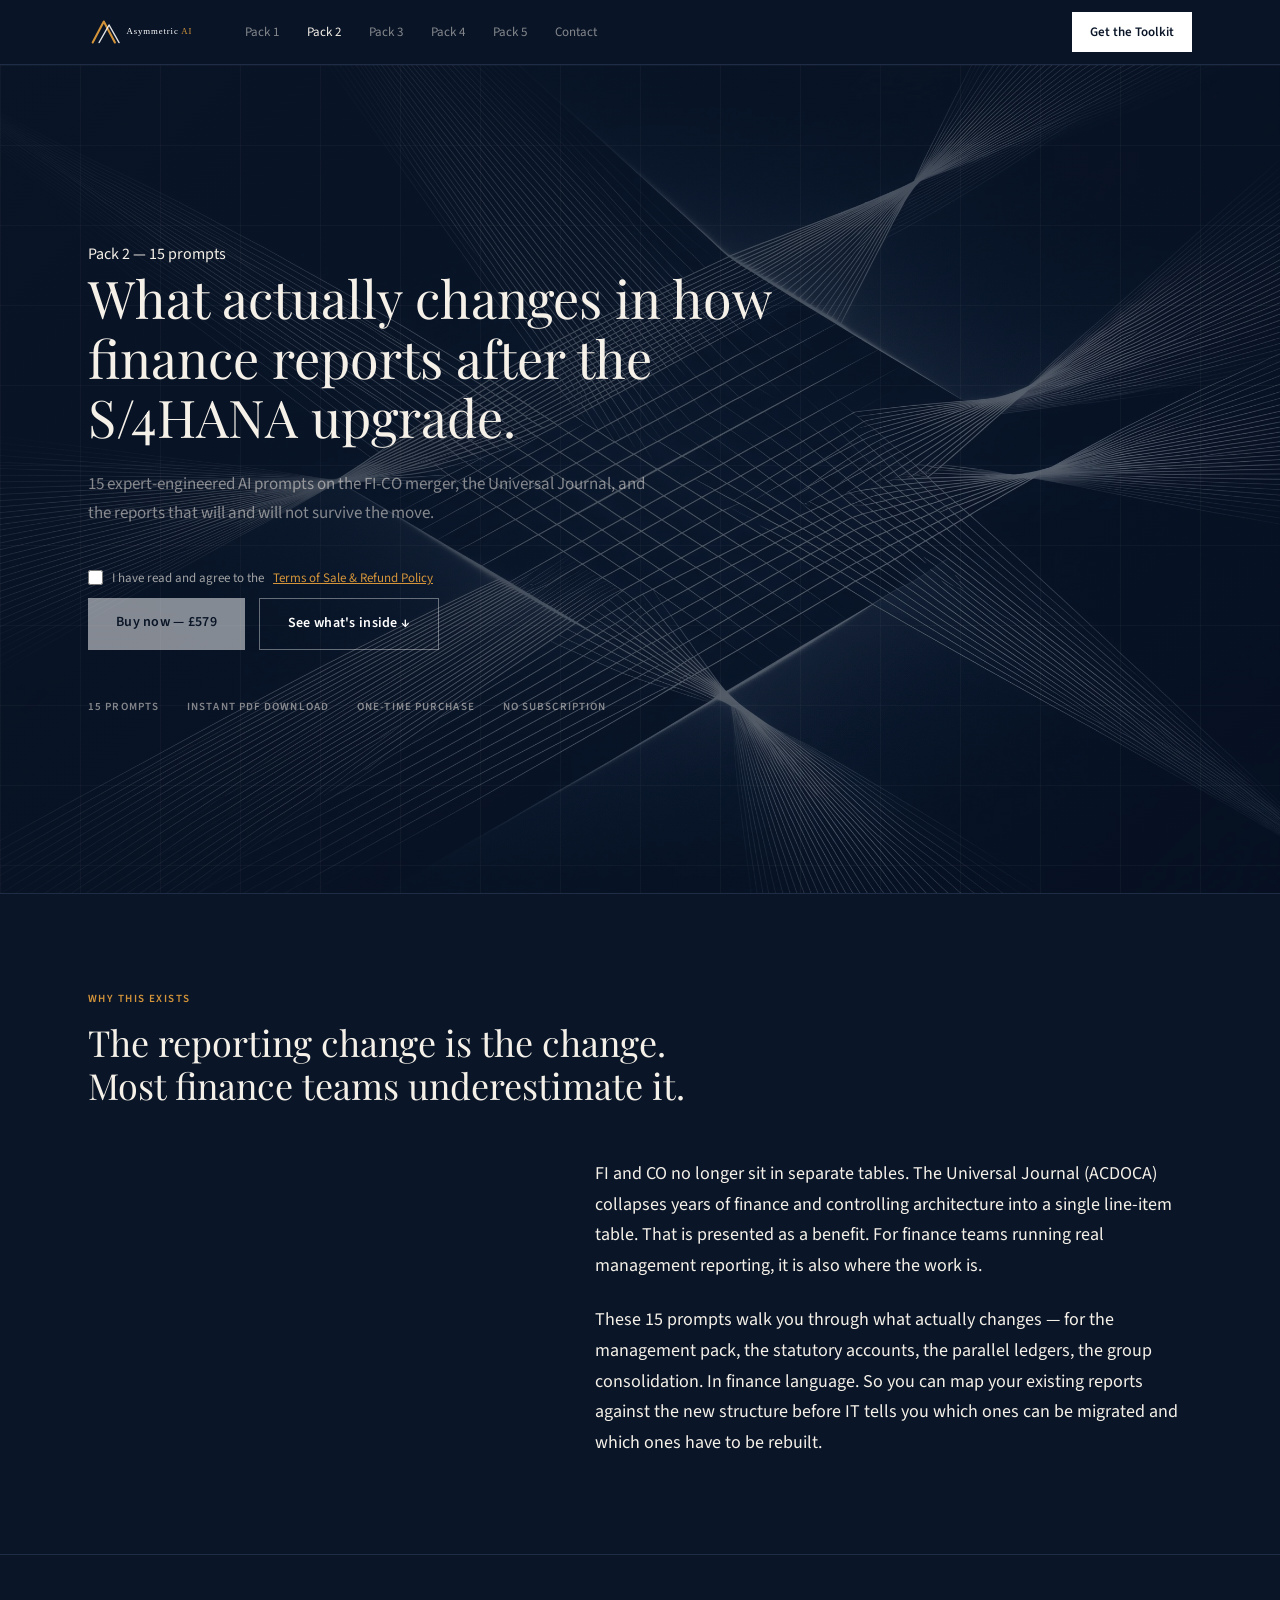
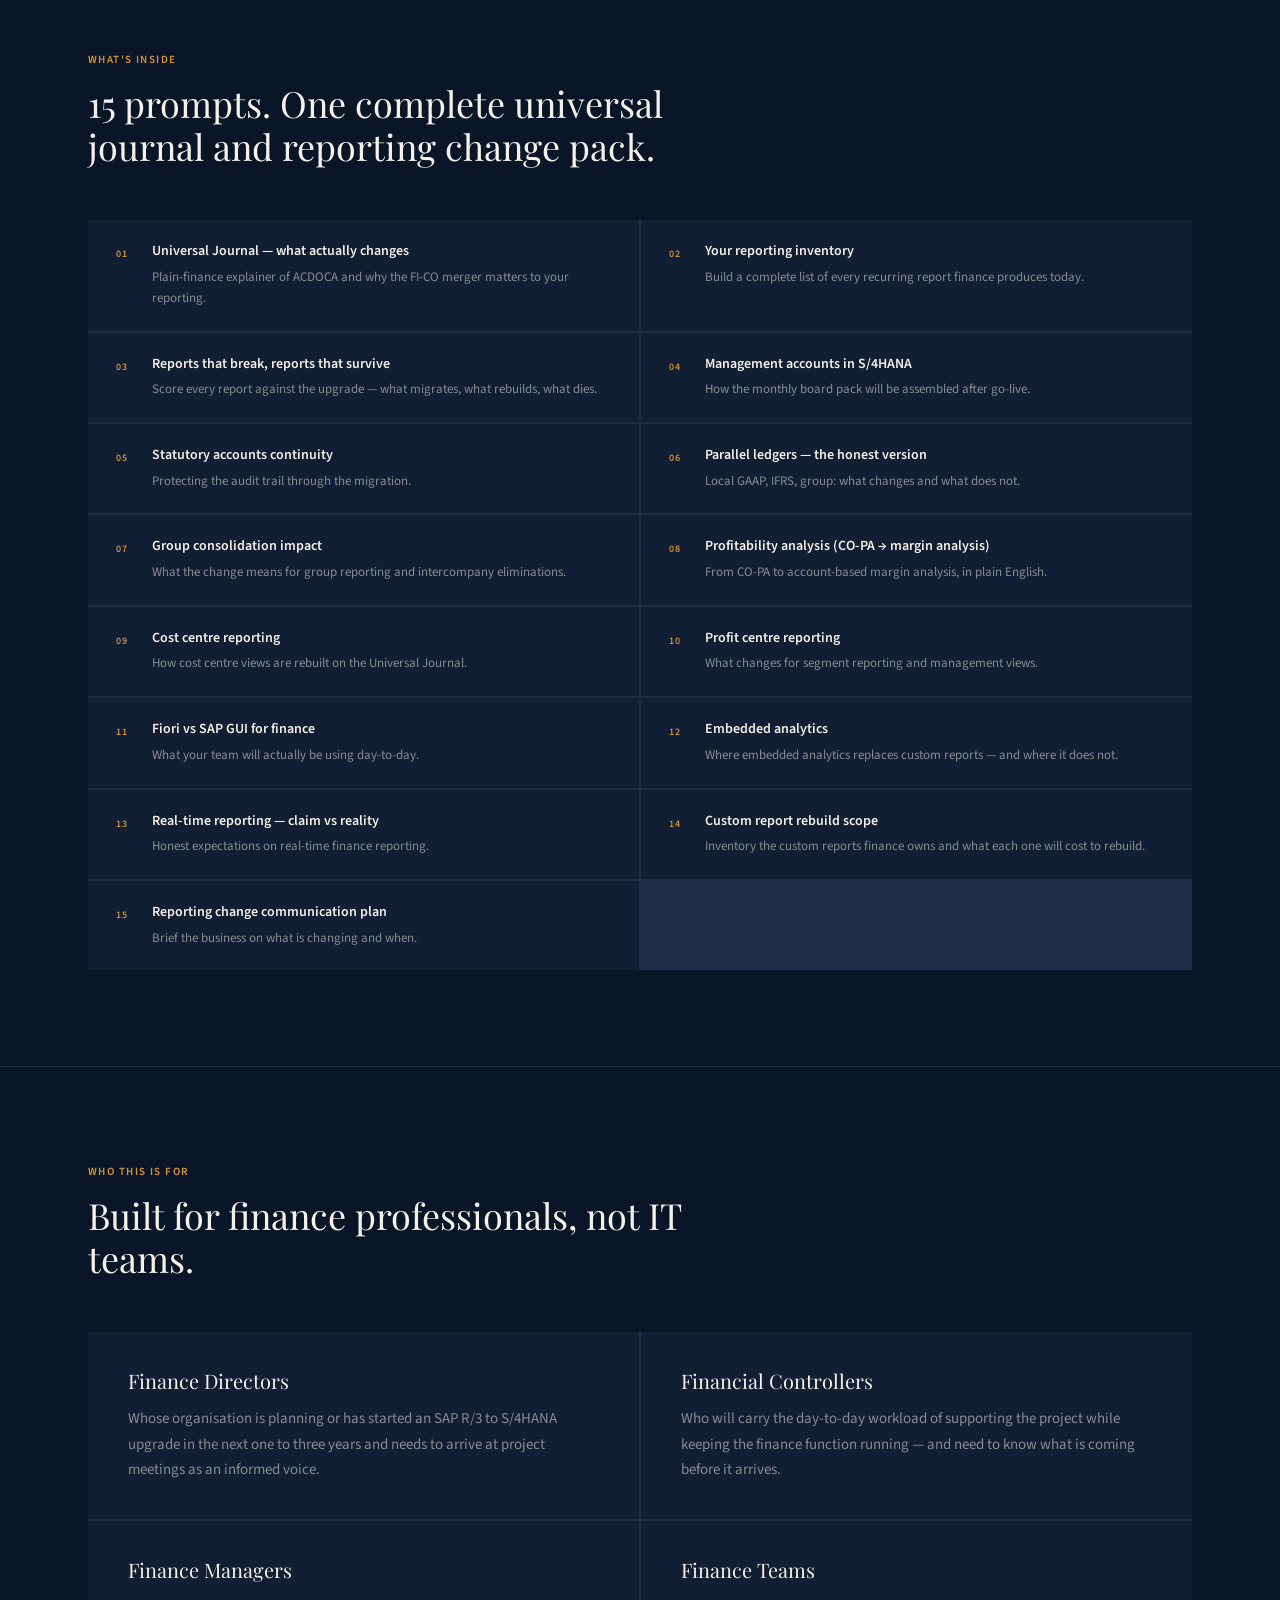
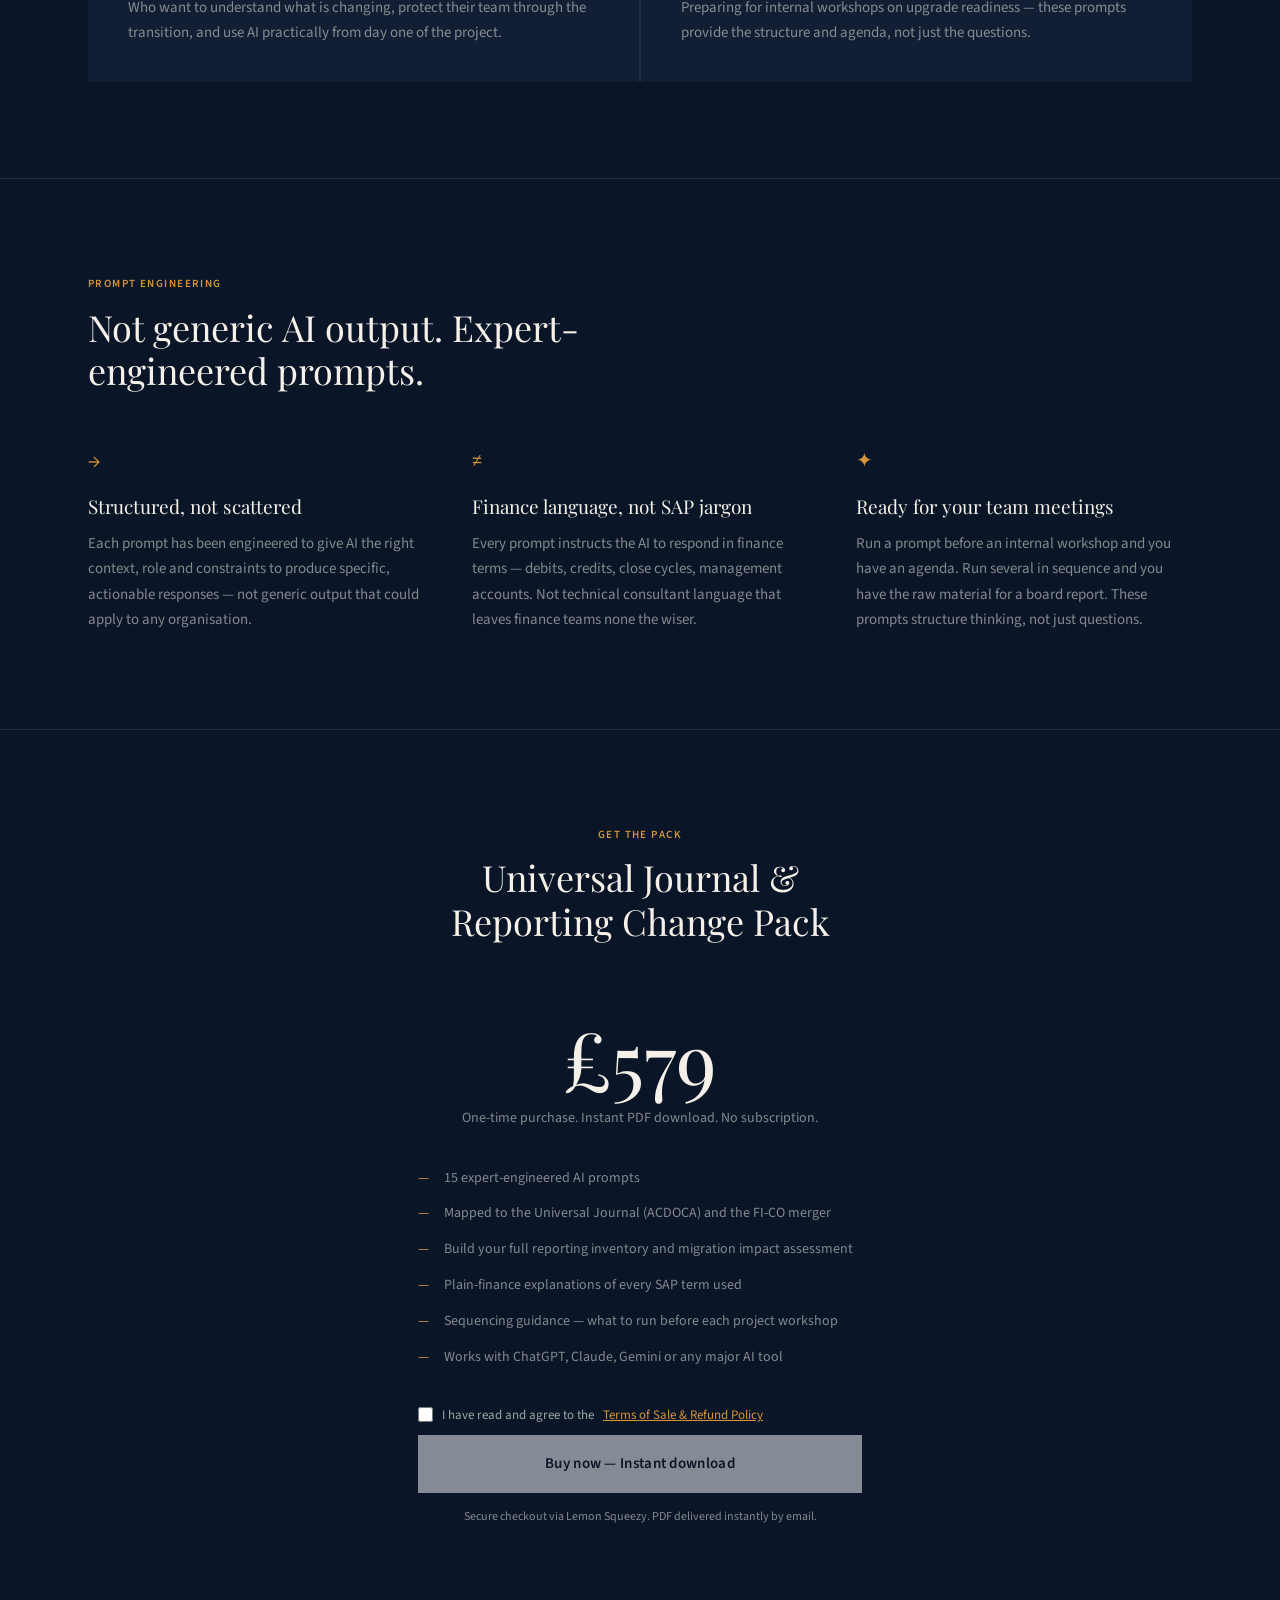
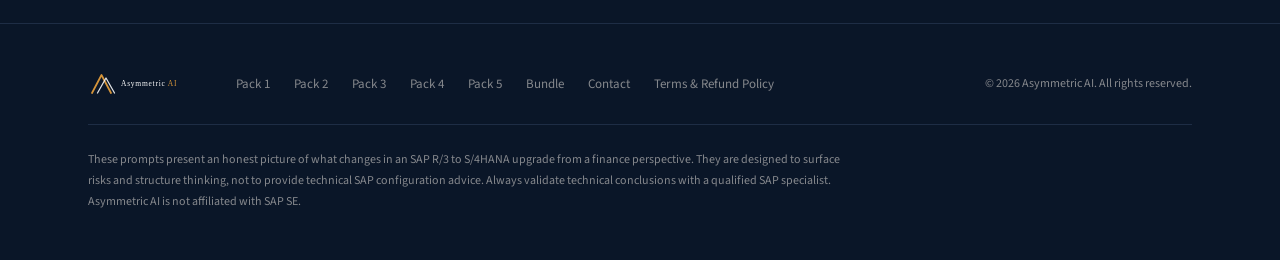
<file: pack2.html>
<!doctype html>
<html lang="en">
<head>
  <meta charset="utf-8">
  <meta name="viewport" content="width=device-width, initial-scale=1">
  <title>Pack 2 — Universal Journal & Reporting Change Pack · Asymmetric AI</title>
  <meta name="description" content="15 expert-engineered AI prompts on the FI-CO merger, the Universal Journal, and the reports that will and will not survive the move.">
  <link rel="stylesheet" href="assets/style.css">
  <style>
    .terms-agree { display: flex; flex-direction: column; align-items: flex-start; gap: 10px; }
    .terms-agree-label { display: flex; align-items: flex-start; gap: 9px; font-size: 13px; line-height: 1.55; color: rgba(245,240,232,0.65); cursor: pointer; max-width: 400px; }
    .terms-agree-label input[type="checkbox"] { accent-color: #D4943A; width: 15px; height: 15px; flex-shrink: 0; margin-top: 2px; cursor: pointer; }
    .terms-agree-label a.terms-link { color: #D4943A; text-decoration: underline; }
    .terms-agree-label a.terms-link:hover { opacity: 0.8; }
  </style>
</head>
<body data-screen-label="Pack 2">

  <header class="nav">
    <div class="nav-inner">
      <a class="nav-logo" href="index.html" aria-label="Asymmetric AI — home">
        <img src="assets/logo.svg" alt="Asymmetric AI">
      </a>
      <nav class="nav-center" aria-label="Primary">
        <a class="nav-link" href="pack1.html">Pack 1</a>
        <a class="nav-link active" href="pack2.html">Pack 2</a>
        <a class="nav-link" href="pack3.html">Pack 3</a>
        <a class="nav-link" href="pack4.html">Pack 4</a>
        <a class="nav-link" href="pack5.html">Pack 5</a>
        <a class="nav-link" href="contact.html">Contact</a>
      </nav>
      <a class="nav-cta" href="bundle.html">Get the Toolkit</a>
      <button class="nav-burger" aria-label="Open menu">
        <svg viewBox="0 0 24 24" fill="none" stroke-width="1.75" stroke-linecap="round" stroke-linejoin="round" aria-hidden="true">
          <path d="M3 6h18"></path><path d="M3 12h18"></path><path d="M3 18h18"></path>
        </svg>
      </button>
    </div>
  </header>

  <div class="mobile-overlay" role="dialog" aria-modal="true" aria-label="Site menu">
    <div class="mobile-overlay-top">
      <img src="assets/logo.svg" alt="Asymmetric AI">
      <button class="mobile-overlay-close" aria-label="Close menu">
        <svg viewBox="0 0 24 24" fill="none" stroke-width="1.75" stroke-linecap="round" stroke-linejoin="round" aria-hidden="true">
          <path d="M18 6 6 18"></path><path d="M6 6l12 12"></path>
        </svg>
      </button>
    </div>
    <div class="mobile-overlay-links">
      <a href="pack1.html">Pack 1 — Finance Readiness</a>
      <a href="pack2.html">Pack 2 — Universal Journal &amp; Reporting</a>
      <a href="pack3.html">Pack 3 — Business Testing</a>
      <a href="pack4.html">Pack 4 — Data Cleanse</a>
      <a href="pack5.html">Pack 5 — Cutover &amp; Go-Live</a>
      <a class="amber" href="bundle.html">The Complete Toolkit</a>
      <a href="contact.html">Contact us</a>
    </div>
    <a class="mobile-overlay-cta" href="bundle.html">Get the Toolkit — £2,295</a>
  </div>

  <section class="hero" data-screen-label="Hero">
    <div class="hero-img" style="background-image: url('assets/images/hero-pack2.webp');"></div>
    <div class="hero-overlay"></div>
    <div class="hero-grid" aria-hidden="true"></div>
    <div class="hero-inner">
      <span class="hero-eyebrow">Pack 2 — 15 prompts</span>
      <h1>What actually changes in how finance reports after the S/4HANA upgrade.</h1>
      <p class="lede">15 expert-engineered AI prompts on the FI-CO merger, the Universal Journal, and the reports that will and will not survive the move.</p>
      <div class="hero-actions">
        <div class="terms-agree">
          <label class="terms-agree-label"><input type="checkbox" onchange="var b=this.closest('.terms-agree').querySelector('a.btn-primary');b.style.opacity=this.checked?'':'0.5';b.style.pointerEvents=this.checked?'auto':'none';"> I have read and agree to the <a class="terms-link" href="/terms.html" target="_blank" rel="noopener">Terms of Sale &amp; Refund Policy</a></label>
          <div style="display:flex;gap:14px;flex-wrap:wrap;">
                      <a class="btn btn-primary" style="opacity:0.5;pointer-events:none;cursor:not-allowed;" href="https://asymmetricai.lemonsqueezy.com/checkout/buy/13dbbb4e-06eb-4ab7-8204-b88a5da1d6da?discount=0" target="_blank" rel="noopener">Buy now — £579</a>
            <a class="btn btn-secondary" href="#whats-inside">See what's inside ↓</a>
          </div>
        </div>
      </div>
      <div class="hero-meta">
        <span>15 Prompts</span>
        <span>Instant PDF download</span>
        <span>One-time purchase</span>
        <span>No subscription</span>
      </div>
    </div>
  </section>

  <section class="section">
    <div class="section-inner">
      <div class="eyebrow-block">
        <span class="label">Why this exists</span>
        <h2>The reporting change is the change. Most finance teams underestimate it.</h2>
      </div>
      <div style="margin-top:40px; display:grid; grid-template-columns:1fr 1.4fr; gap:80px; align-items:start;">
        <div></div>
        <div style="display:flex; flex-direction:column; gap:24px; color:#F5F0E8;">
          <p style="font-size:18px; line-height:1.7;">FI and CO no longer sit in separate tables. The Universal Journal (ACDOCA) collapses years of finance and controlling architecture into a single line-item table. That is presented as a benefit. For finance teams running real management reporting, it is also where the work is.</p>
          <p style="font-size:18px; line-height:1.7;">These 15 prompts walk you through what actually changes — for the management pack, the statutory accounts, the parallel ledgers, the group consolidation. In finance language. So you can map your existing reports against the new structure before IT tells you which ones can be migrated and which ones have to be rebuilt.</p>
        </div>
      </div>
    </div>
  </section>

  <section class="section" id="whats-inside">
    <div class="section-inner">
      <div class="eyebrow-block">
        <span class="label">What's inside</span>
        <h2>15 prompts. One complete universal journal and reporting change pack.</h2>
      </div>
      <div class="prompt-grid">
        <div class="prompt-cell">
          <span class="num">01</span>
          <div>
            <h3>Universal Journal — what actually changes</h3>
            <p>Plain-finance explainer of ACDOCA and why the FI-CO merger matters to your reporting.</p>
          </div>
        </div>
        <div class="prompt-cell">
          <span class="num">02</span>
          <div>
            <h3>Your reporting inventory</h3>
            <p>Build a complete list of every recurring report finance produces today.</p>
          </div>
        </div>
        <div class="prompt-cell">
          <span class="num">03</span>
          <div>
            <h3>Reports that break, reports that survive</h3>
            <p>Score every report against the upgrade — what migrates, what rebuilds, what dies.</p>
          </div>
        </div>
        <div class="prompt-cell">
          <span class="num">04</span>
          <div>
            <h3>Management accounts in S/4HANA</h3>
            <p>How the monthly board pack will be assembled after go-live.</p>
          </div>
        </div>
        <div class="prompt-cell">
          <span class="num">05</span>
          <div>
            <h3>Statutory accounts continuity</h3>
            <p>Protecting the audit trail through the migration.</p>
          </div>
        </div>
        <div class="prompt-cell">
          <span class="num">06</span>
          <div>
            <h3>Parallel ledgers — the honest version</h3>
            <p>Local GAAP, IFRS, group: what changes and what does not.</p>
          </div>
        </div>
        <div class="prompt-cell">
          <span class="num">07</span>
          <div>
            <h3>Group consolidation impact</h3>
            <p>What the change means for group reporting and intercompany eliminations.</p>
          </div>
        </div>
        <div class="prompt-cell">
          <span class="num">08</span>
          <div>
            <h3>Profitability analysis (CO-PA → margin analysis)</h3>
            <p>From CO-PA to account-based margin analysis, in plain English.</p>
          </div>
        </div>
        <div class="prompt-cell">
          <span class="num">09</span>
          <div>
            <h3>Cost centre reporting</h3>
            <p>How cost centre views are rebuilt on the Universal Journal.</p>
          </div>
        </div>
        <div class="prompt-cell">
          <span class="num">10</span>
          <div>
            <h3>Profit centre reporting</h3>
            <p>What changes for segment reporting and management views.</p>
          </div>
        </div>
        <div class="prompt-cell">
          <span class="num">11</span>
          <div>
            <h3>Fiori vs SAP GUI for finance</h3>
            <p>What your team will actually be using day-to-day.</p>
          </div>
        </div>
        <div class="prompt-cell">
          <span class="num">12</span>
          <div>
            <h3>Embedded analytics</h3>
            <p>Where embedded analytics replaces custom reports — and where it does not.</p>
          </div>
        </div>
        <div class="prompt-cell">
          <span class="num">13</span>
          <div>
            <h3>Real-time reporting — claim vs reality</h3>
            <p>Honest expectations on real-time finance reporting.</p>
          </div>
        </div>
        <div class="prompt-cell">
          <span class="num">14</span>
          <div>
            <h3>Custom report rebuild scope</h3>
            <p>Inventory the custom reports finance owns and what each one will cost to rebuild.</p>
          </div>
        </div>
        <div class="prompt-cell">
          <span class="num">15</span>
          <div>
            <h3>Reporting change communication plan</h3>
            <p>Brief the business on what is changing and when.</p>
          </div>
        </div>
      </div>
    </div>
  </section>

  <section class="section">
    <div class="section-inner">
      <div class="eyebrow-block">
        <span class="label">Who this is for</span>
        <h2>Built for finance professionals, not IT teams.</h2>
      </div>
      <div class="audience-grid">
        <div class="audience-card">
          <h3>Finance Directors</h3>
          <p>Whose organisation is planning or has started an SAP R/3 to S/4HANA upgrade in the next one to three years and needs to arrive at project meetings as an informed voice.</p>
        </div>
        <div class="audience-card">
          <h3>Financial Controllers</h3>
          <p>Who will carry the day-to-day workload of supporting the project while keeping the finance function running — and need to know what is coming before it arrives.</p>
        </div>
        <div class="audience-card">
          <h3>Finance Managers</h3>
          <p>Who want to understand what is changing, protect their team through the transition, and use AI practically from day one of the project.</p>
        </div>
        <div class="audience-card">
          <h3>Finance Teams</h3>
          <p>Preparing for internal workshops on upgrade readiness — these prompts provide the structure and agenda, not just the questions.</p>
        </div>
      </div>
    </div>
  </section>

  <section class="section">
    <div class="section-inner">
      <div class="eyebrow-block">
        <span class="label">Prompt engineering</span>
        <h2>Not generic AI output. Expert-engineered prompts.</h2>
      </div>
      <div class="three-col">
        <div>
          <span class="three-col-glyph">→</span>
          <h3>Structured, not scattered</h3>
          <p>Each prompt has been engineered to give AI the right context, role and constraints to produce specific, actionable responses — not generic output that could apply to any organisation.</p>
        </div>
        <div>
          <span class="three-col-glyph">≠</span>
          <h3>Finance language, not SAP jargon</h3>
          <p>Every prompt instructs the AI to respond in finance terms — debits, credits, close cycles, management accounts. Not technical consultant language that leaves finance teams none the wiser.</p>
        </div>
        <div>
          <span class="three-col-glyph">✦</span>
          <h3>Ready for your team meetings</h3>
          <p>Run a prompt before an internal workshop and you have an agenda. Run several in sequence and you have the raw material for a board report. These prompts structure thinking, not just questions.</p>
        </div>
      </div>
    </div>
  </section>

  <section class="section" id="pricing">
    <div class="section-inner pricing">
      <div class="eyebrow-block eyebrow-center">
        <span class="label">Get the pack</span>
        <h2>Universal Journal & Reporting Change Pack</h2>
      </div>
      <div class="price-big">£579</div>
      <p class="price-sub">One-time purchase. Instant PDF download. No subscription.</p>
      <ul class="pricing-bullets">
          <li><span class="dash">—</span><span>15 expert-engineered AI prompts</span></li>
          <li><span class="dash">—</span><span>Mapped to the Universal Journal (ACDOCA) and the FI-CO merger</span></li>
          <li><span class="dash">—</span><span>Build your full reporting inventory and migration impact assessment</span></li>
          <li><span class="dash">—</span><span>Plain-finance explanations of every SAP term used</span></li>
          <li><span class="dash">—</span><span>Sequencing guidance — what to run before each project workshop</span></li>
          <li><span class="dash">—</span><span>Works with ChatGPT, Claude, Gemini or any major AI tool</span></li>
      </ul>
      <div class="pricing-cta-row">
        <div class="terms-agree">
          <label class="terms-agree-label"><input type="checkbox" onchange="var b=this.closest('.terms-agree').querySelector('a.btn-primary');b.style.opacity=this.checked?'':'0.5';b.style.pointerEvents=this.checked?'auto':'none';"> I have read and agree to the <a class="terms-link" href="/terms.html" target="_blank" rel="noopener">Terms of Sale &amp; Refund Policy</a></label>
          <a class="btn btn-primary" style="opacity:0.5;pointer-events:none;cursor:not-allowed;" href="https://asymmetricai.lemonsqueezy.com/checkout/buy/13dbbb4e-06eb-4ab7-8204-b88a5da1d6da?discount=0" target="_blank" rel="noopener">Buy now — Instant download</a>
        </div>
      </div>
      <div class="pricing-reassure">Secure checkout via Lemon Squeezy. PDF delivered instantly by email.</div>
    </div>
  </section>

  <footer class="footer">
    <div class="footer-inner">
      <div class="footer-row">
        <a class="footer-logo" href="index.html"><img src="assets/logo.svg" alt="Asymmetric AI"></a>
        <nav class="footer-links" aria-label="Footer">
          <a href="pack1.html">Pack 1</a>
          <a href="pack2.html">Pack 2</a>
          <a href="pack3.html">Pack 3</a>
          <a href="pack4.html">Pack 4</a>
          <a href="pack5.html">Pack 5</a>
          <a href="bundle.html">Bundle</a>
          <a href="contact.html">Contact</a>
          <a href="terms.html">Terms &amp; Refund Policy</a>
        </nav>
        <span class="footer-copy">© 2026 Asymmetric AI. All rights reserved.</span>
      </div>
      <p class="footer-disclaimer">
        These prompts present an honest picture of what changes in an SAP R/3 to S/4HANA upgrade from a finance perspective. They are designed to surface risks and structure thinking, not to provide technical SAP configuration advice. Always validate technical conclusions with a qualified SAP specialist. Asymmetric AI is not affiliated with SAP SE.
      </p>
    </div>
  </footer>

  <script src="assets/main.js"></script>
</body>
</html>
</file>
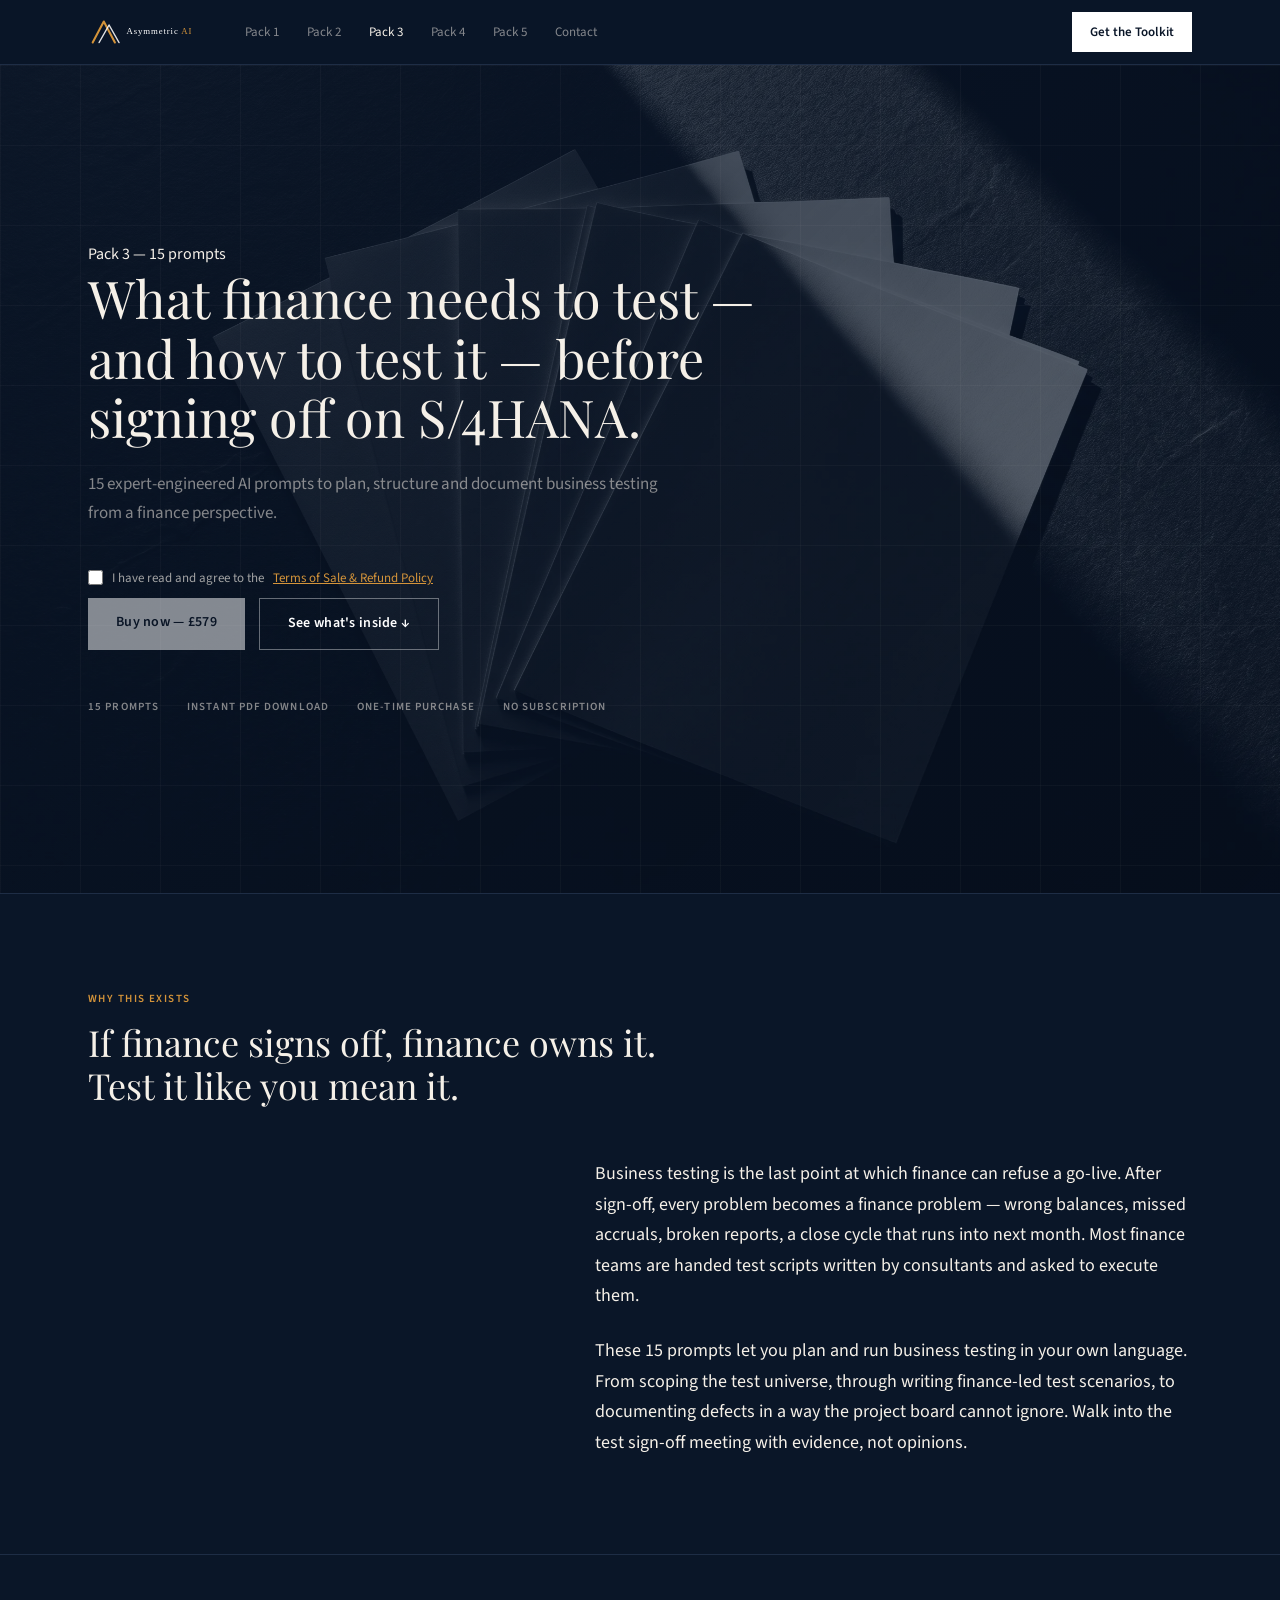
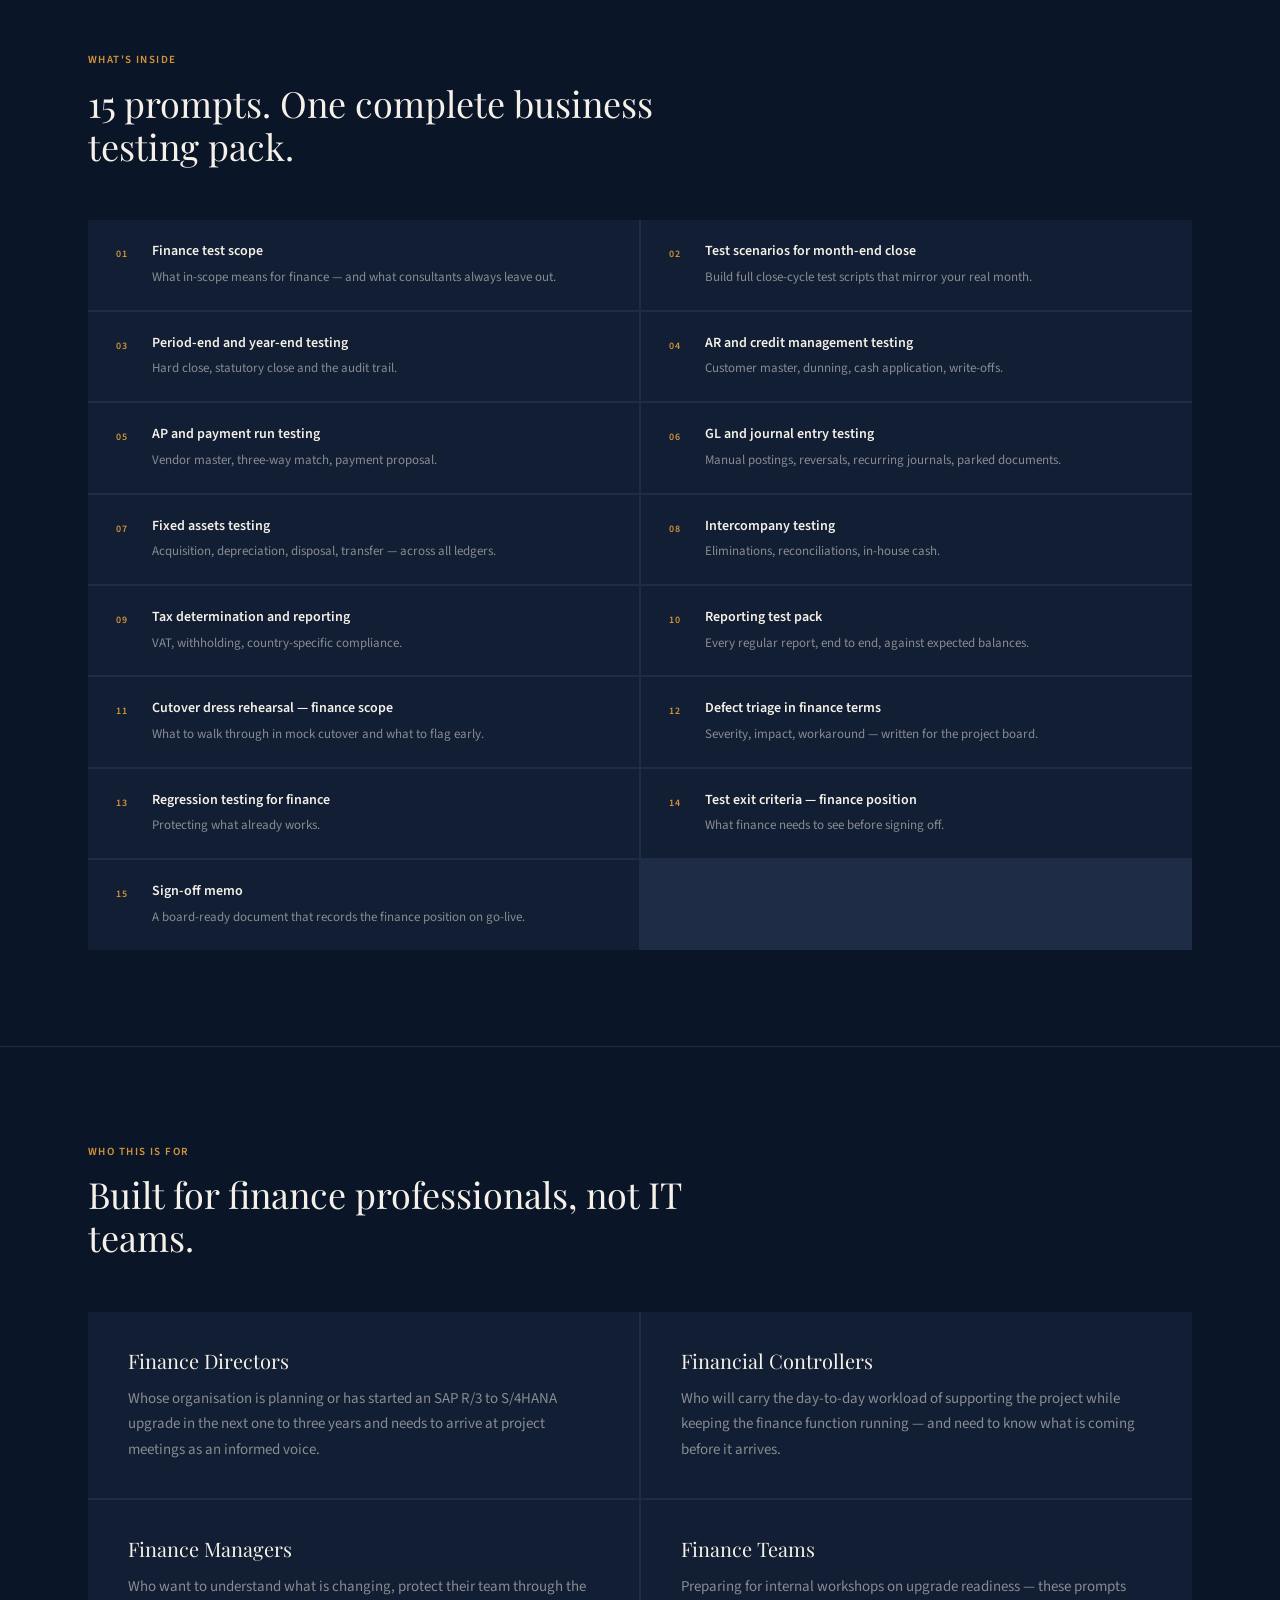
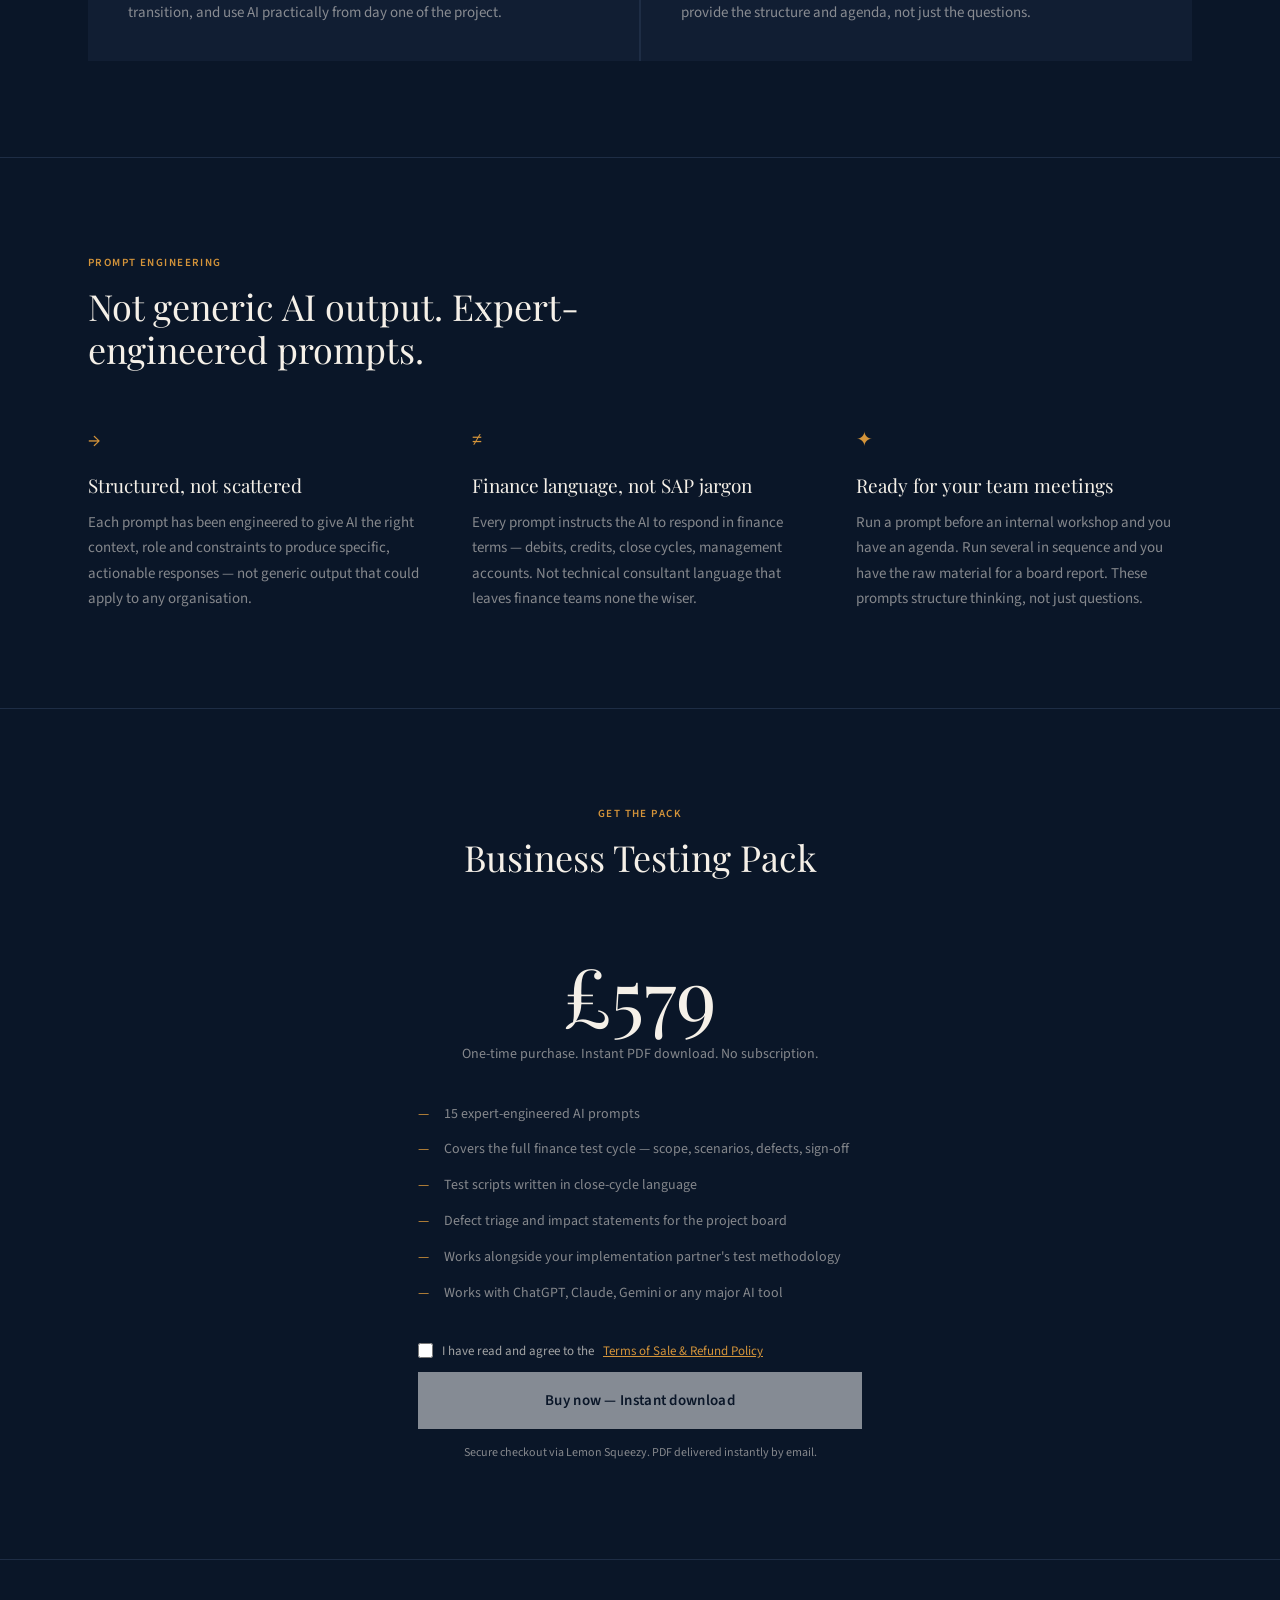
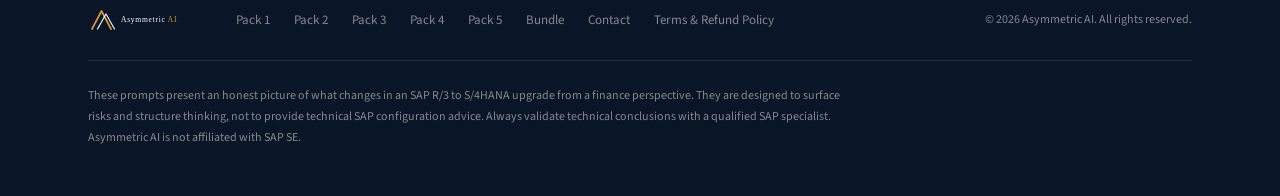
<file: pack3.html>
<!doctype html>
<html lang="en">
<head>
  <meta charset="utf-8">
  <meta name="viewport" content="width=device-width, initial-scale=1">
  <title>Pack 3 — Business Testing Pack · Asymmetric AI</title>
  <meta name="description" content="15 expert-engineered AI prompts to plan, structure and document business testing from a finance perspective.">
  <link rel="stylesheet" href="assets/style.css">
  <style>
    .terms-agree { display: flex; flex-direction: column; align-items: flex-start; gap: 10px; }
    .terms-agree-label { display: flex; align-items: flex-start; gap: 9px; font-size: 13px; line-height: 1.55; color: rgba(245,240,232,0.65); cursor: pointer; max-width: 400px; }
    .terms-agree-label input[type="checkbox"] { accent-color: #D4943A; width: 15px; height: 15px; flex-shrink: 0; margin-top: 2px; cursor: pointer; }
    .terms-agree-label a.terms-link { color: #D4943A; text-decoration: underline; }
    .terms-agree-label a.terms-link:hover { opacity: 0.8; }
  </style>
</head>
<body data-screen-label="Pack 3">

  <header class="nav">
    <div class="nav-inner">
      <a class="nav-logo" href="index.html" aria-label="Asymmetric AI — home">
        <img src="assets/logo.svg" alt="Asymmetric AI">
      </a>
      <nav class="nav-center" aria-label="Primary">
        <a class="nav-link" href="pack1.html">Pack 1</a>
        <a class="nav-link" href="pack2.html">Pack 2</a>
        <a class="nav-link active" href="pack3.html">Pack 3</a>
        <a class="nav-link" href="pack4.html">Pack 4</a>
        <a class="nav-link" href="pack5.html">Pack 5</a>
        <a class="nav-link" href="contact.html">Contact</a>
      </nav>
      <a class="nav-cta" href="bundle.html">Get the Toolkit</a>
      <button class="nav-burger" aria-label="Open menu">
        <svg viewBox="0 0 24 24" fill="none" stroke-width="1.75" stroke-linecap="round" stroke-linejoin="round" aria-hidden="true">
          <path d="M3 6h18"></path><path d="M3 12h18"></path><path d="M3 18h18"></path>
        </svg>
      </button>
    </div>
  </header>

  <div class="mobile-overlay" role="dialog" aria-modal="true" aria-label="Site menu">
    <div class="mobile-overlay-top">
      <img src="assets/logo.svg" alt="Asymmetric AI">
      <button class="mobile-overlay-close" aria-label="Close menu">
        <svg viewBox="0 0 24 24" fill="none" stroke-width="1.75" stroke-linecap="round" stroke-linejoin="round" aria-hidden="true">
          <path d="M18 6 6 18"></path><path d="M6 6l12 12"></path>
        </svg>
      </button>
    </div>
    <div class="mobile-overlay-links">
      <a href="pack1.html">Pack 1 — Finance Readiness</a>
      <a href="pack2.html">Pack 2 — Universal Journal &amp; Reporting</a>
      <a href="pack3.html">Pack 3 — Business Testing</a>
      <a href="pack4.html">Pack 4 — Data Cleanse</a>
      <a href="pack5.html">Pack 5 — Cutover &amp; Go-Live</a>
      <a class="amber" href="bundle.html">The Complete Toolkit</a>
      <a href="contact.html">Contact us</a>
    </div>
    <a class="mobile-overlay-cta" href="bundle.html">Get the Toolkit — £2,295</a>
  </div>

  <section class="hero" data-screen-label="Hero">
    <div class="hero-img" style="background-image: url('assets/images/hero-pack3.webp');"></div>
    <div class="hero-overlay"></div>
    <div class="hero-grid" aria-hidden="true"></div>
    <div class="hero-inner">
      <span class="hero-eyebrow">Pack 3 — 15 prompts</span>
      <h1>What finance needs to test — and how to test it — before signing off on S/4HANA.</h1>
      <p class="lede">15 expert-engineered AI prompts to plan, structure and document business testing from a finance perspective.</p>
      <div class="hero-actions">
        <div class="terms-agree">
          <label class="terms-agree-label"><input type="checkbox" onchange="var b=this.closest('.terms-agree').querySelector('a.btn-primary');b.style.opacity=this.checked?'':'0.5';b.style.pointerEvents=this.checked?'auto':'none';"> I have read and agree to the <a class="terms-link" href="/terms.html" target="_blank" rel="noopener">Terms of Sale &amp; Refund Policy</a></label>
          <div style="display:flex;gap:14px;flex-wrap:wrap;">
                      <a class="btn btn-primary" style="opacity:0.5;pointer-events:none;cursor:not-allowed;" href="https://asymmetricai.lemonsqueezy.com/checkout/buy/dfa38d78-5a41-416c-8e55-a6cd26cb3be4?discount=0" target="_blank" rel="noopener">Buy now — £579</a>
            <a class="btn btn-secondary" href="#whats-inside">See what's inside ↓</a>
          </div>
        </div>
      </div>
      <div class="hero-meta">
        <span>15 Prompts</span>
        <span>Instant PDF download</span>
        <span>One-time purchase</span>
        <span>No subscription</span>
      </div>
    </div>
  </section>

  <section class="section">
    <div class="section-inner">
      <div class="eyebrow-block">
        <span class="label">Why this exists</span>
        <h2>If finance signs off, finance owns it. Test it like you mean it.</h2>
      </div>
      <div style="margin-top:40px; display:grid; grid-template-columns:1fr 1.4fr; gap:80px; align-items:start;">
        <div></div>
        <div style="display:flex; flex-direction:column; gap:24px; color:#F5F0E8;">
          <p style="font-size:18px; line-height:1.7;">Business testing is the last point at which finance can refuse a go-live. After sign-off, every problem becomes a finance problem — wrong balances, missed accruals, broken reports, a close cycle that runs into next month. Most finance teams are handed test scripts written by consultants and asked to execute them.</p>
          <p style="font-size:18px; line-height:1.7;">These 15 prompts let you plan and run business testing in your own language. From scoping the test universe, through writing finance-led test scenarios, to documenting defects in a way the project board cannot ignore. Walk into the test sign-off meeting with evidence, not opinions.</p>
        </div>
      </div>
    </div>
  </section>

  <section class="section" id="whats-inside">
    <div class="section-inner">
      <div class="eyebrow-block">
        <span class="label">What's inside</span>
        <h2>15 prompts. One complete business testing pack.</h2>
      </div>
      <div class="prompt-grid">
        <div class="prompt-cell">
          <span class="num">01</span>
          <div>
            <h3>Finance test scope</h3>
            <p>What in-scope means for finance — and what consultants always leave out.</p>
          </div>
        </div>
        <div class="prompt-cell">
          <span class="num">02</span>
          <div>
            <h3>Test scenarios for month-end close</h3>
            <p>Build full close-cycle test scripts that mirror your real month.</p>
          </div>
        </div>
        <div class="prompt-cell">
          <span class="num">03</span>
          <div>
            <h3>Period-end and year-end testing</h3>
            <p>Hard close, statutory close and the audit trail.</p>
          </div>
        </div>
        <div class="prompt-cell">
          <span class="num">04</span>
          <div>
            <h3>AR and credit management testing</h3>
            <p>Customer master, dunning, cash application, write-offs.</p>
          </div>
        </div>
        <div class="prompt-cell">
          <span class="num">05</span>
          <div>
            <h3>AP and payment run testing</h3>
            <p>Vendor master, three-way match, payment proposal.</p>
          </div>
        </div>
        <div class="prompt-cell">
          <span class="num">06</span>
          <div>
            <h3>GL and journal entry testing</h3>
            <p>Manual postings, reversals, recurring journals, parked documents.</p>
          </div>
        </div>
        <div class="prompt-cell">
          <span class="num">07</span>
          <div>
            <h3>Fixed assets testing</h3>
            <p>Acquisition, depreciation, disposal, transfer — across all ledgers.</p>
          </div>
        </div>
        <div class="prompt-cell">
          <span class="num">08</span>
          <div>
            <h3>Intercompany testing</h3>
            <p>Eliminations, reconciliations, in-house cash.</p>
          </div>
        </div>
        <div class="prompt-cell">
          <span class="num">09</span>
          <div>
            <h3>Tax determination and reporting</h3>
            <p>VAT, withholding, country-specific compliance.</p>
          </div>
        </div>
        <div class="prompt-cell">
          <span class="num">10</span>
          <div>
            <h3>Reporting test pack</h3>
            <p>Every regular report, end to end, against expected balances.</p>
          </div>
        </div>
        <div class="prompt-cell">
          <span class="num">11</span>
          <div>
            <h3>Cutover dress rehearsal — finance scope</h3>
            <p>What to walk through in mock cutover and what to flag early.</p>
          </div>
        </div>
        <div class="prompt-cell">
          <span class="num">12</span>
          <div>
            <h3>Defect triage in finance terms</h3>
            <p>Severity, impact, workaround — written for the project board.</p>
          </div>
        </div>
        <div class="prompt-cell">
          <span class="num">13</span>
          <div>
            <h3>Regression testing for finance</h3>
            <p>Protecting what already works.</p>
          </div>
        </div>
        <div class="prompt-cell">
          <span class="num">14</span>
          <div>
            <h3>Test exit criteria — finance position</h3>
            <p>What finance needs to see before signing off.</p>
          </div>
        </div>
        <div class="prompt-cell">
          <span class="num">15</span>
          <div>
            <h3>Sign-off memo</h3>
            <p>A board-ready document that records the finance position on go-live.</p>
          </div>
        </div>
      </div>
    </div>
  </section>

  <section class="section">
    <div class="section-inner">
      <div class="eyebrow-block">
        <span class="label">Who this is for</span>
        <h2>Built for finance professionals, not IT teams.</h2>
      </div>
      <div class="audience-grid">
        <div class="audience-card">
          <h3>Finance Directors</h3>
          <p>Whose organisation is planning or has started an SAP R/3 to S/4HANA upgrade in the next one to three years and needs to arrive at project meetings as an informed voice.</p>
        </div>
        <div class="audience-card">
          <h3>Financial Controllers</h3>
          <p>Who will carry the day-to-day workload of supporting the project while keeping the finance function running — and need to know what is coming before it arrives.</p>
        </div>
        <div class="audience-card">
          <h3>Finance Managers</h3>
          <p>Who want to understand what is changing, protect their team through the transition, and use AI practically from day one of the project.</p>
        </div>
        <div class="audience-card">
          <h3>Finance Teams</h3>
          <p>Preparing for internal workshops on upgrade readiness — these prompts provide the structure and agenda, not just the questions.</p>
        </div>
      </div>
    </div>
  </section>

  <section class="section">
    <div class="section-inner">
      <div class="eyebrow-block">
        <span class="label">Prompt engineering</span>
        <h2>Not generic AI output. Expert-engineered prompts.</h2>
      </div>
      <div class="three-col">
        <div>
          <span class="three-col-glyph">→</span>
          <h3>Structured, not scattered</h3>
          <p>Each prompt has been engineered to give AI the right context, role and constraints to produce specific, actionable responses — not generic output that could apply to any organisation.</p>
        </div>
        <div>
          <span class="three-col-glyph">≠</span>
          <h3>Finance language, not SAP jargon</h3>
          <p>Every prompt instructs the AI to respond in finance terms — debits, credits, close cycles, management accounts. Not technical consultant language that leaves finance teams none the wiser.</p>
        </div>
        <div>
          <span class="three-col-glyph">✦</span>
          <h3>Ready for your team meetings</h3>
          <p>Run a prompt before an internal workshop and you have an agenda. Run several in sequence and you have the raw material for a board report. These prompts structure thinking, not just questions.</p>
        </div>
      </div>
    </div>
  </section>

  <section class="section" id="pricing">
    <div class="section-inner pricing">
      <div class="eyebrow-block eyebrow-center">
        <span class="label">Get the pack</span>
        <h2>Business Testing Pack</h2>
      </div>
      <div class="price-big">£579</div>
      <p class="price-sub">One-time purchase. Instant PDF download. No subscription.</p>
      <ul class="pricing-bullets">
          <li><span class="dash">—</span><span>15 expert-engineered AI prompts</span></li>
          <li><span class="dash">—</span><span>Covers the full finance test cycle — scope, scenarios, defects, sign-off</span></li>
          <li><span class="dash">—</span><span>Test scripts written in close-cycle language</span></li>
          <li><span class="dash">—</span><span>Defect triage and impact statements for the project board</span></li>
          <li><span class="dash">—</span><span>Works alongside your implementation partner's test methodology</span></li>
          <li><span class="dash">—</span><span>Works with ChatGPT, Claude, Gemini or any major AI tool</span></li>
      </ul>
      <div class="pricing-cta-row">
        <div class="terms-agree">
          <label class="terms-agree-label"><input type="checkbox" onchange="var b=this.closest('.terms-agree').querySelector('a.btn-primary');b.style.opacity=this.checked?'':'0.5';b.style.pointerEvents=this.checked?'auto':'none';"> I have read and agree to the <a class="terms-link" href="/terms.html" target="_blank" rel="noopener">Terms of Sale &amp; Refund Policy</a></label>
          <a class="btn btn-primary" style="opacity:0.5;pointer-events:none;cursor:not-allowed;" href="https://asymmetricai.lemonsqueezy.com/checkout/buy/dfa38d78-5a41-416c-8e55-a6cd26cb3be4?discount=0" target="_blank" rel="noopener">Buy now — Instant download</a>
        </div>
      </div>
      <div class="pricing-reassure">Secure checkout via Lemon Squeezy. PDF delivered instantly by email.</div>
    </div>
  </section>

  <footer class="footer">
    <div class="footer-inner">
      <div class="footer-row">
        <a class="footer-logo" href="index.html"><img src="assets/logo.svg" alt="Asymmetric AI"></a>
        <nav class="footer-links" aria-label="Footer">
          <a href="pack1.html">Pack 1</a>
          <a href="pack2.html">Pack 2</a>
          <a href="pack3.html">Pack 3</a>
          <a href="pack4.html">Pack 4</a>
          <a href="pack5.html">Pack 5</a>
          <a href="bundle.html">Bundle</a>
          <a href="contact.html">Contact</a>
          <a href="terms.html">Terms &amp; Refund Policy</a>
        </nav>
        <span class="footer-copy">© 2026 Asymmetric AI. All rights reserved.</span>
      </div>
      <p class="footer-disclaimer">
        These prompts present an honest picture of what changes in an SAP R/3 to S/4HANA upgrade from a finance perspective. They are designed to surface risks and structure thinking, not to provide technical SAP configuration advice. Always validate technical conclusions with a qualified SAP specialist. Asymmetric AI is not affiliated with SAP SE.
      </p>
    </div>
  </footer>

  <script src="assets/main.js"></script>
</body>
</html>
</file>
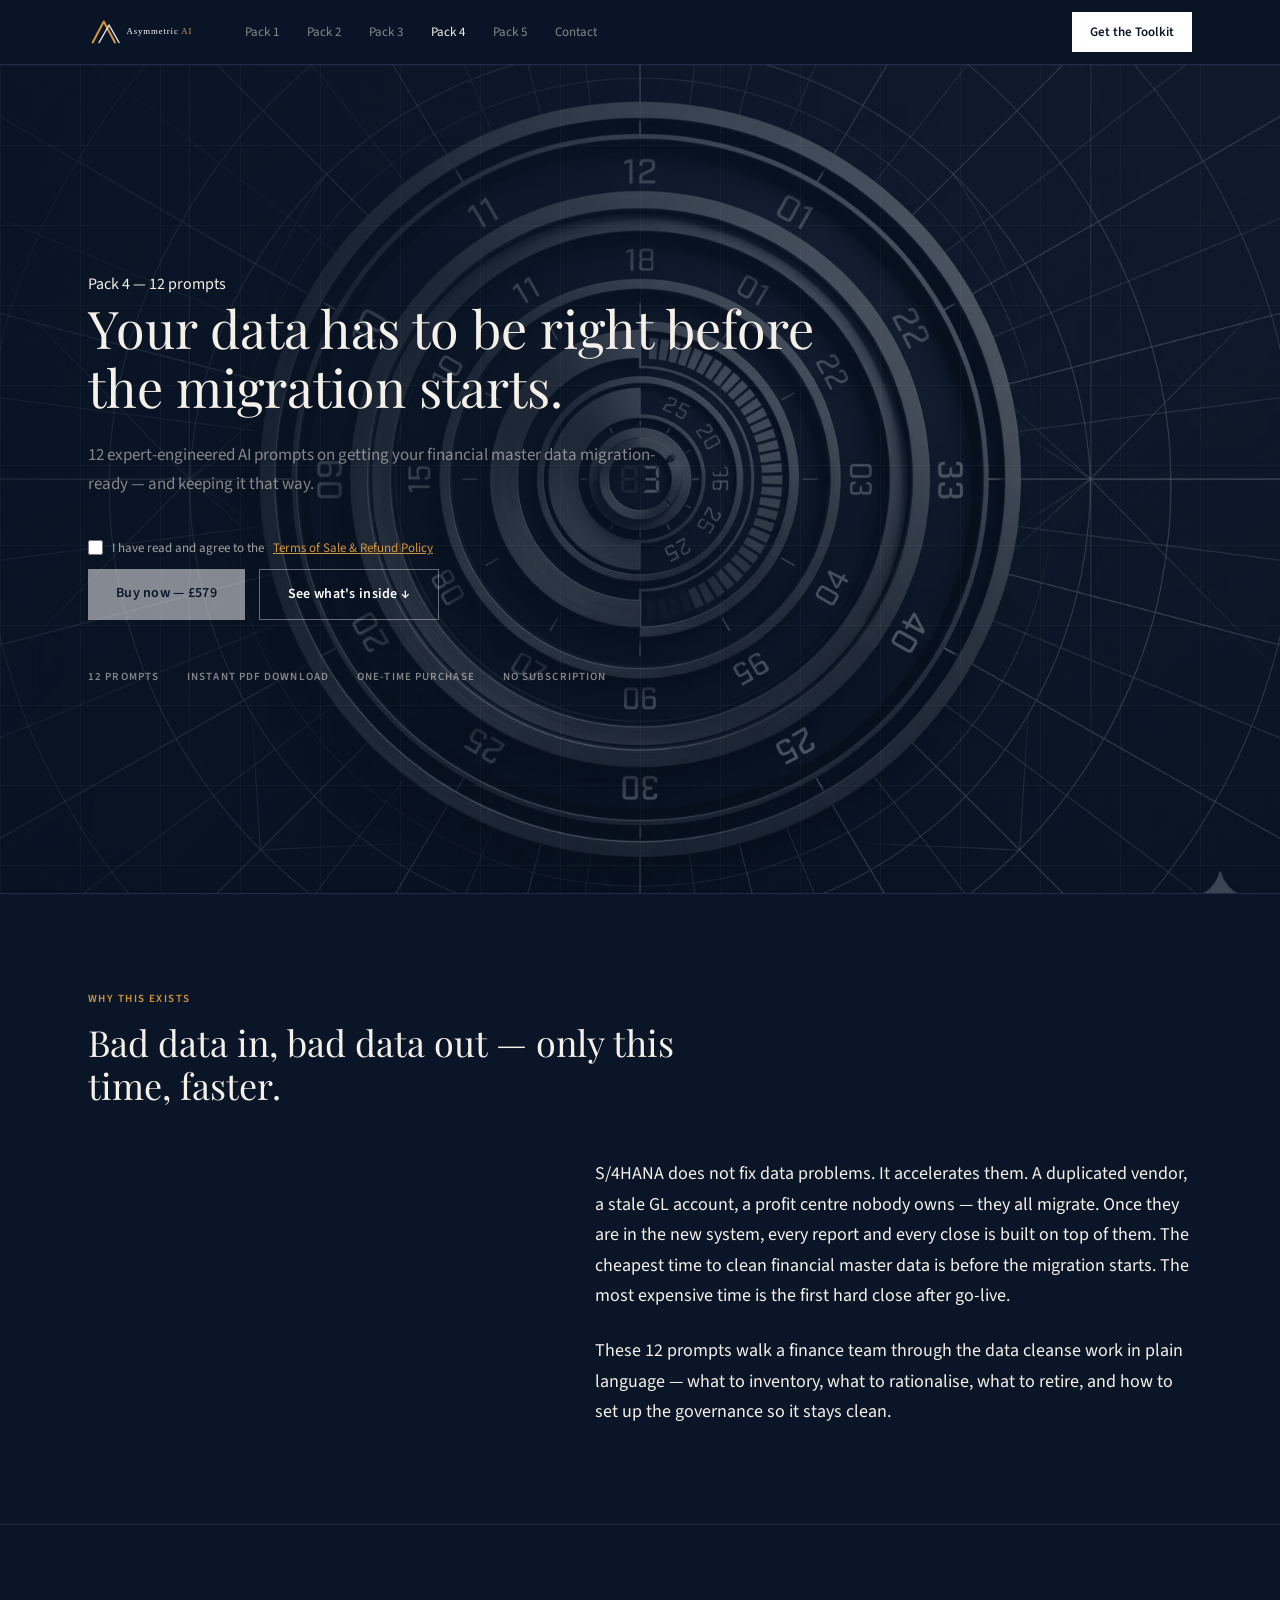
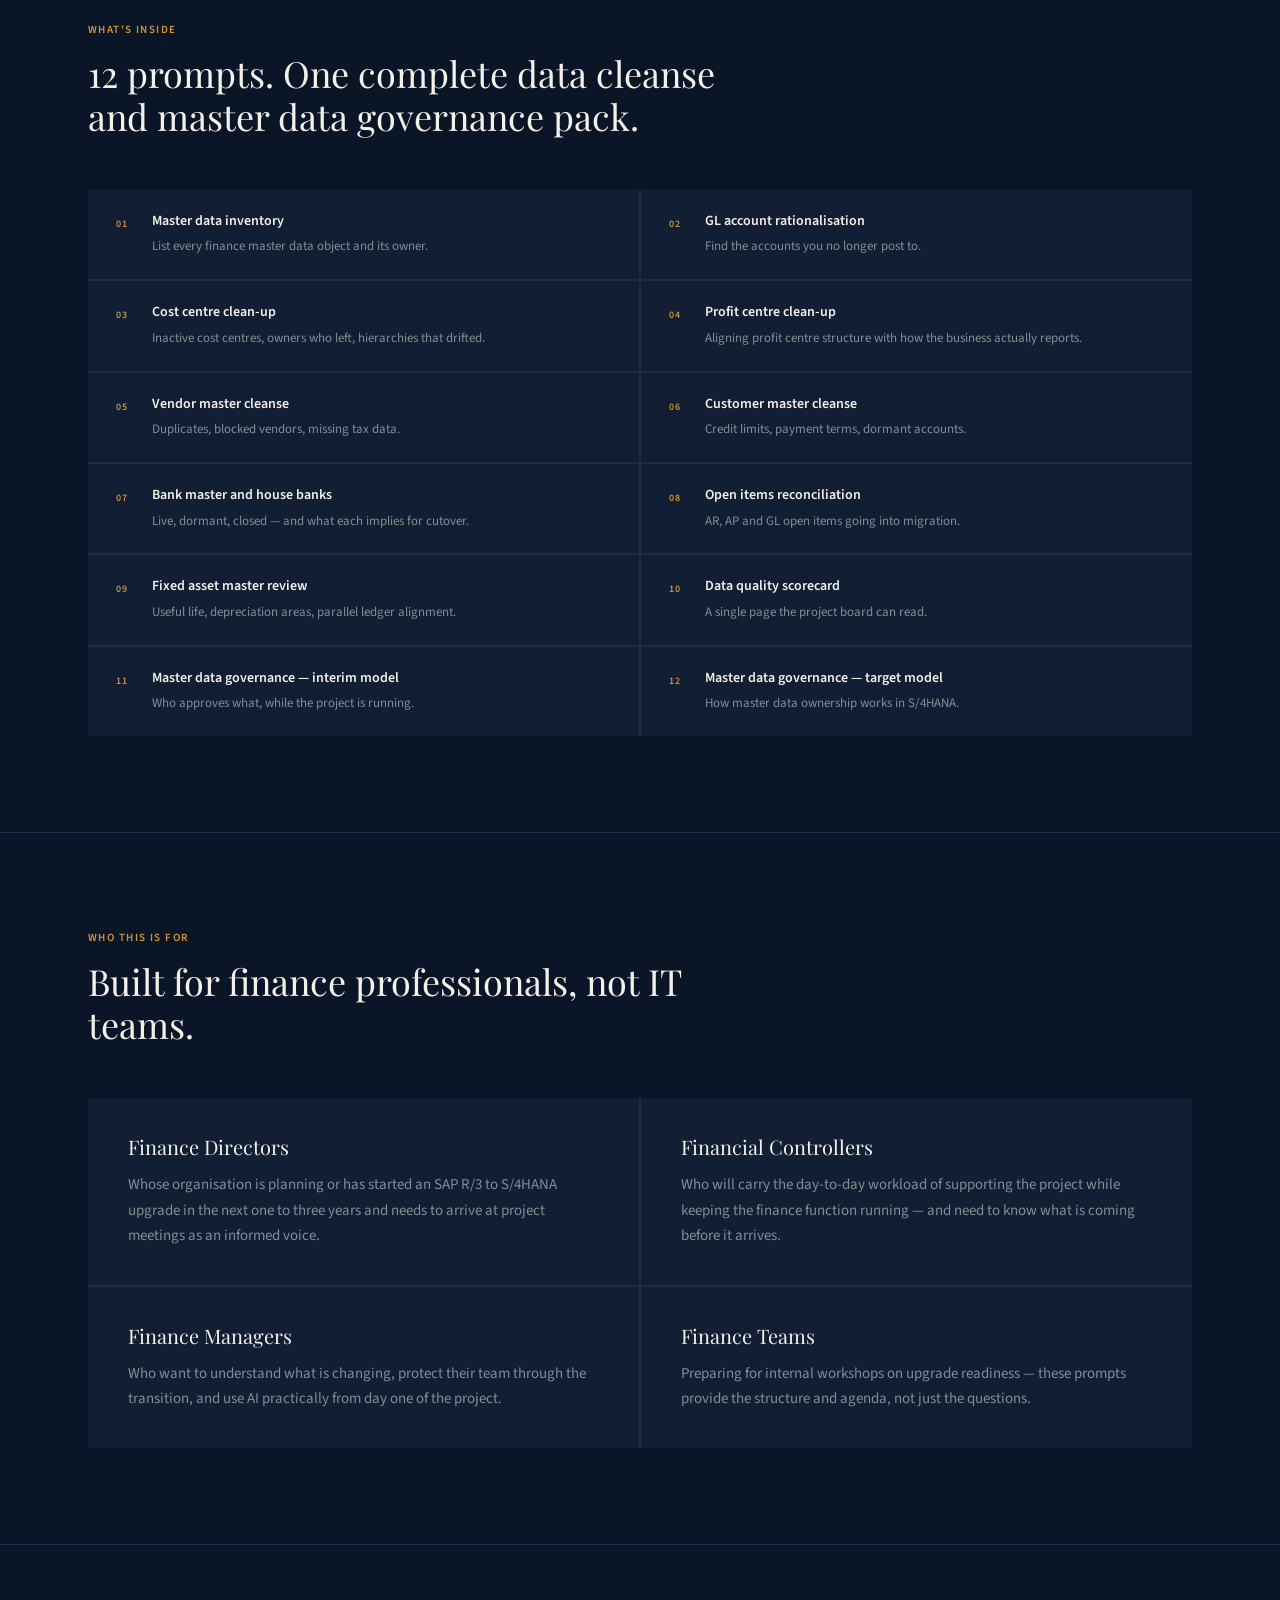
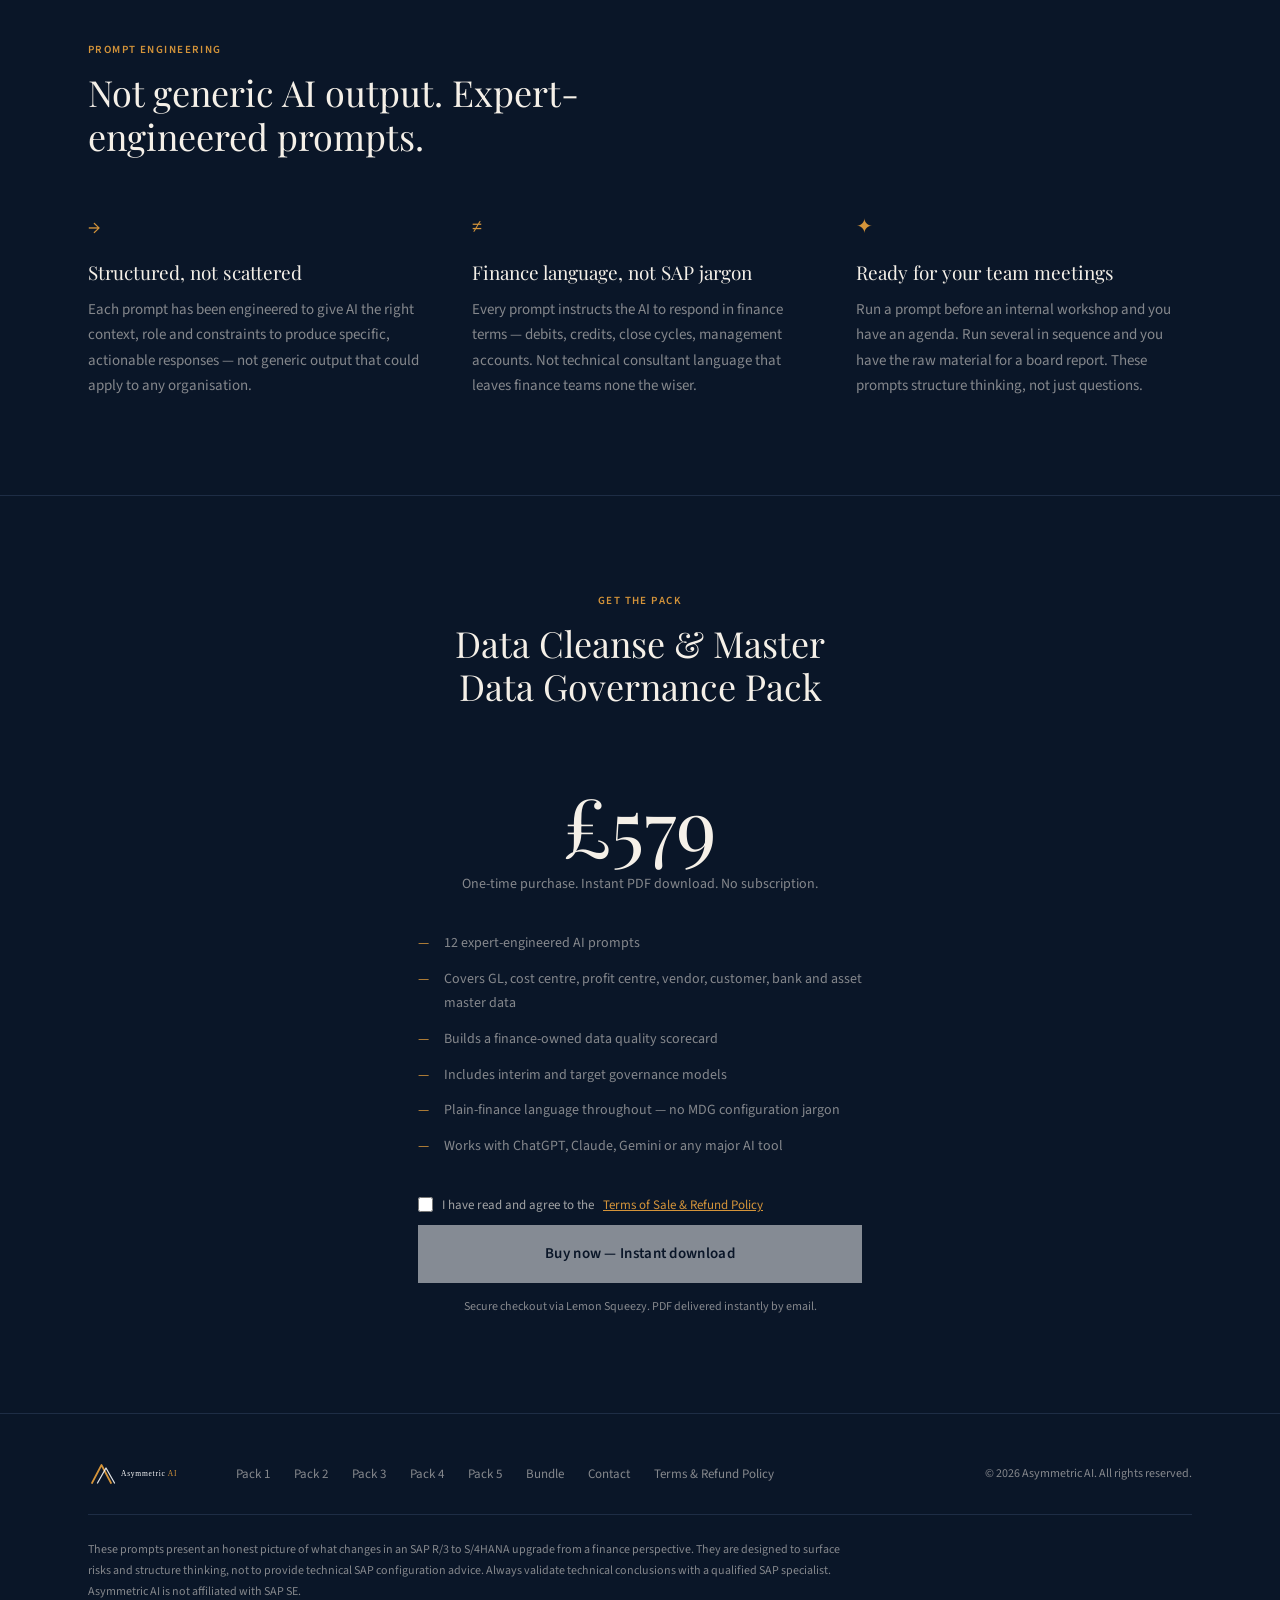
<file: pack4.html>
<!doctype html>
<html lang="en">
<head>
  <meta charset="utf-8">
  <meta name="viewport" content="width=device-width, initial-scale=1">
  <title>Pack 4 — Data Cleanse & Master Data Governance Pack · Asymmetric AI</title>
  <meta name="description" content="12 expert-engineered AI prompts on getting your financial master data migration-ready — and keeping it that way.">
  <link rel="stylesheet" href="assets/style.css">
  <style>
    .terms-agree { display: flex; flex-direction: column; align-items: flex-start; gap: 10px; }
    .terms-agree-label { display: flex; align-items: flex-start; gap: 9px; font-size: 13px; line-height: 1.55; color: rgba(245,240,232,0.65); cursor: pointer; max-width: 400px; }
    .terms-agree-label input[type="checkbox"] { accent-color: #D4943A; width: 15px; height: 15px; flex-shrink: 0; margin-top: 2px; cursor: pointer; }
    .terms-agree-label a.terms-link { color: #D4943A; text-decoration: underline; }
    .terms-agree-label a.terms-link:hover { opacity: 0.8; }
  </style>
</head>
<body data-screen-label="Pack 4">

  <header class="nav">
    <div class="nav-inner">
      <a class="nav-logo" href="index.html" aria-label="Asymmetric AI — home">
        <img src="assets/logo.svg" alt="Asymmetric AI">
      </a>
      <nav class="nav-center" aria-label="Primary">
        <a class="nav-link" href="pack1.html">Pack 1</a>
        <a class="nav-link" href="pack2.html">Pack 2</a>
        <a class="nav-link" href="pack3.html">Pack 3</a>
        <a class="nav-link active" href="pack4.html">Pack 4</a>
        <a class="nav-link" href="pack5.html">Pack 5</a>
        <a class="nav-link" href="contact.html">Contact</a>
      </nav>
      <a class="nav-cta" href="bundle.html">Get the Toolkit</a>
      <button class="nav-burger" aria-label="Open menu">
        <svg viewBox="0 0 24 24" fill="none" stroke-width="1.75" stroke-linecap="round" stroke-linejoin="round" aria-hidden="true">
          <path d="M3 6h18"></path><path d="M3 12h18"></path><path d="M3 18h18"></path>
        </svg>
      </button>
    </div>
  </header>

  <div class="mobile-overlay" role="dialog" aria-modal="true" aria-label="Site menu">
    <div class="mobile-overlay-top">
      <img src="assets/logo.svg" alt="Asymmetric AI">
      <button class="mobile-overlay-close" aria-label="Close menu">
        <svg viewBox="0 0 24 24" fill="none" stroke-width="1.75" stroke-linecap="round" stroke-linejoin="round" aria-hidden="true">
          <path d="M18 6 6 18"></path><path d="M6 6l12 12"></path>
        </svg>
      </button>
    </div>
    <div class="mobile-overlay-links">
      <a href="pack1.html">Pack 1 — Finance Readiness</a>
      <a href="pack2.html">Pack 2 — Universal Journal &amp; Reporting</a>
      <a href="pack3.html">Pack 3 — Business Testing</a>
      <a href="pack4.html">Pack 4 — Data Cleanse</a>
      <a href="pack5.html">Pack 5 — Cutover &amp; Go-Live</a>
      <a class="amber" href="bundle.html">The Complete Toolkit</a>
      <a href="contact.html">Contact us</a>
    </div>
    <a class="mobile-overlay-cta" href="bundle.html">Get the Toolkit — £2,295</a>
  </div>

  <section class="hero" data-screen-label="Hero">
    <div class="hero-img" style="background-image: url('assets/images/hero-pack4.webp');"></div>
    <div class="hero-overlay"></div>
    <div class="hero-grid" aria-hidden="true"></div>
    <div class="hero-inner">
      <span class="hero-eyebrow">Pack 4 — 12 prompts</span>
      <h1>Your data has to be right before the migration starts.</h1>
      <p class="lede">12 expert-engineered AI prompts on getting your financial master data migration-ready — and keeping it that way.</p>
      <div class="hero-actions">
        <div class="terms-agree">
          <label class="terms-agree-label"><input type="checkbox" onchange="var b=this.closest('.terms-agree').querySelector('a.btn-primary');b.style.opacity=this.checked?'':'0.5';b.style.pointerEvents=this.checked?'auto':'none';"> I have read and agree to the <a class="terms-link" href="/terms.html" target="_blank" rel="noopener">Terms of Sale &amp; Refund Policy</a></label>
          <div style="display:flex;gap:14px;flex-wrap:wrap;">
                      <a class="btn btn-primary" style="opacity:0.5;pointer-events:none;cursor:not-allowed;" href="https://asymmetricai.lemonsqueezy.com/checkout/buy/64bad534-e102-4bc3-98f2-16e24c61056f?discount=0" target="_blank" rel="noopener">Buy now — £579</a>
            <a class="btn btn-secondary" href="#whats-inside">See what's inside ↓</a>
          </div>
        </div>
      </div>
      <div class="hero-meta">
        <span>12 Prompts</span>
        <span>Instant PDF download</span>
        <span>One-time purchase</span>
        <span>No subscription</span>
      </div>
    </div>
  </section>

  <section class="section">
    <div class="section-inner">
      <div class="eyebrow-block">
        <span class="label">Why this exists</span>
        <h2>Bad data in, bad data out — only this time, faster.</h2>
      </div>
      <div style="margin-top:40px; display:grid; grid-template-columns:1fr 1.4fr; gap:80px; align-items:start;">
        <div></div>
        <div style="display:flex; flex-direction:column; gap:24px; color:#F5F0E8;">
          <p style="font-size:18px; line-height:1.7;">S/4HANA does not fix data problems. It accelerates them. A duplicated vendor, a stale GL account, a profit centre nobody owns — they all migrate. Once they are in the new system, every report and every close is built on top of them. The cheapest time to clean financial master data is before the migration starts. The most expensive time is the first hard close after go-live.</p>
          <p style="font-size:18px; line-height:1.7;">These 12 prompts walk a finance team through the data cleanse work in plain language — what to inventory, what to rationalise, what to retire, and how to set up the governance so it stays clean.</p>
        </div>
      </div>
    </div>
  </section>

  <section class="section" id="whats-inside">
    <div class="section-inner">
      <div class="eyebrow-block">
        <span class="label">What's inside</span>
        <h2>12 prompts. One complete data cleanse and master data governance pack.</h2>
      </div>
      <div class="prompt-grid">
        <div class="prompt-cell">
          <span class="num">01</span>
          <div>
            <h3>Master data inventory</h3>
            <p>List every finance master data object and its owner.</p>
          </div>
        </div>
        <div class="prompt-cell">
          <span class="num">02</span>
          <div>
            <h3>GL account rationalisation</h3>
            <p>Find the accounts you no longer post to.</p>
          </div>
        </div>
        <div class="prompt-cell">
          <span class="num">03</span>
          <div>
            <h3>Cost centre clean-up</h3>
            <p>Inactive cost centres, owners who left, hierarchies that drifted.</p>
          </div>
        </div>
        <div class="prompt-cell">
          <span class="num">04</span>
          <div>
            <h3>Profit centre clean-up</h3>
            <p>Aligning profit centre structure with how the business actually reports.</p>
          </div>
        </div>
        <div class="prompt-cell">
          <span class="num">05</span>
          <div>
            <h3>Vendor master cleanse</h3>
            <p>Duplicates, blocked vendors, missing tax data.</p>
          </div>
        </div>
        <div class="prompt-cell">
          <span class="num">06</span>
          <div>
            <h3>Customer master cleanse</h3>
            <p>Credit limits, payment terms, dormant accounts.</p>
          </div>
        </div>
        <div class="prompt-cell">
          <span class="num">07</span>
          <div>
            <h3>Bank master and house banks</h3>
            <p>Live, dormant, closed — and what each implies for cutover.</p>
          </div>
        </div>
        <div class="prompt-cell">
          <span class="num">08</span>
          <div>
            <h3>Open items reconciliation</h3>
            <p>AR, AP and GL open items going into migration.</p>
          </div>
        </div>
        <div class="prompt-cell">
          <span class="num">09</span>
          <div>
            <h3>Fixed asset master review</h3>
            <p>Useful life, depreciation areas, parallel ledger alignment.</p>
          </div>
        </div>
        <div class="prompt-cell">
          <span class="num">10</span>
          <div>
            <h3>Data quality scorecard</h3>
            <p>A single page the project board can read.</p>
          </div>
        </div>
        <div class="prompt-cell">
          <span class="num">11</span>
          <div>
            <h3>Master data governance — interim model</h3>
            <p>Who approves what, while the project is running.</p>
          </div>
        </div>
        <div class="prompt-cell">
          <span class="num">12</span>
          <div>
            <h3>Master data governance — target model</h3>
            <p>How master data ownership works in S/4HANA.</p>
          </div>
        </div>
      </div>
    </div>
  </section>

  <section class="section">
    <div class="section-inner">
      <div class="eyebrow-block">
        <span class="label">Who this is for</span>
        <h2>Built for finance professionals, not IT teams.</h2>
      </div>
      <div class="audience-grid">
        <div class="audience-card">
          <h3>Finance Directors</h3>
          <p>Whose organisation is planning or has started an SAP R/3 to S/4HANA upgrade in the next one to three years and needs to arrive at project meetings as an informed voice.</p>
        </div>
        <div class="audience-card">
          <h3>Financial Controllers</h3>
          <p>Who will carry the day-to-day workload of supporting the project while keeping the finance function running — and need to know what is coming before it arrives.</p>
        </div>
        <div class="audience-card">
          <h3>Finance Managers</h3>
          <p>Who want to understand what is changing, protect their team through the transition, and use AI practically from day one of the project.</p>
        </div>
        <div class="audience-card">
          <h3>Finance Teams</h3>
          <p>Preparing for internal workshops on upgrade readiness — these prompts provide the structure and agenda, not just the questions.</p>
        </div>
      </div>
    </div>
  </section>

  <section class="section">
    <div class="section-inner">
      <div class="eyebrow-block">
        <span class="label">Prompt engineering</span>
        <h2>Not generic AI output. Expert-engineered prompts.</h2>
      </div>
      <div class="three-col">
        <div>
          <span class="three-col-glyph">→</span>
          <h3>Structured, not scattered</h3>
          <p>Each prompt has been engineered to give AI the right context, role and constraints to produce specific, actionable responses — not generic output that could apply to any organisation.</p>
        </div>
        <div>
          <span class="three-col-glyph">≠</span>
          <h3>Finance language, not SAP jargon</h3>
          <p>Every prompt instructs the AI to respond in finance terms — debits, credits, close cycles, management accounts. Not technical consultant language that leaves finance teams none the wiser.</p>
        </div>
        <div>
          <span class="three-col-glyph">✦</span>
          <h3>Ready for your team meetings</h3>
          <p>Run a prompt before an internal workshop and you have an agenda. Run several in sequence and you have the raw material for a board report. These prompts structure thinking, not just questions.</p>
        </div>
      </div>
    </div>
  </section>

  <section class="section" id="pricing">
    <div class="section-inner pricing">
      <div class="eyebrow-block eyebrow-center">
        <span class="label">Get the pack</span>
        <h2>Data Cleanse & Master Data Governance Pack</h2>
      </div>
      <div class="price-big">£579</div>
      <p class="price-sub">One-time purchase. Instant PDF download. No subscription.</p>
      <ul class="pricing-bullets">
          <li><span class="dash">—</span><span>12 expert-engineered AI prompts</span></li>
          <li><span class="dash">—</span><span>Covers GL, cost centre, profit centre, vendor, customer, bank and asset master data</span></li>
          <li><span class="dash">—</span><span>Builds a finance-owned data quality scorecard</span></li>
          <li><span class="dash">—</span><span>Includes interim and target governance models</span></li>
          <li><span class="dash">—</span><span>Plain-finance language throughout — no MDG configuration jargon</span></li>
          <li><span class="dash">—</span><span>Works with ChatGPT, Claude, Gemini or any major AI tool</span></li>
      </ul>
      <div class="pricing-cta-row">
        <div class="terms-agree">
          <label class="terms-agree-label"><input type="checkbox" onchange="var b=this.closest('.terms-agree').querySelector('a.btn-primary');b.style.opacity=this.checked?'':'0.5';b.style.pointerEvents=this.checked?'auto':'none';"> I have read and agree to the <a class="terms-link" href="/terms.html" target="_blank" rel="noopener">Terms of Sale &amp; Refund Policy</a></label>
          <a class="btn btn-primary" style="opacity:0.5;pointer-events:none;cursor:not-allowed;" href="https://asymmetricai.lemonsqueezy.com/checkout/buy/64bad534-e102-4bc3-98f2-16e24c61056f?discount=0" target="_blank" rel="noopener">Buy now — Instant download</a>
        </div>
      </div>
      <div class="pricing-reassure">Secure checkout via Lemon Squeezy. PDF delivered instantly by email.</div>
    </div>
  </section>

  <footer class="footer">
    <div class="footer-inner">
      <div class="footer-row">
        <a class="footer-logo" href="index.html"><img src="assets/logo.svg" alt="Asymmetric AI"></a>
        <nav class="footer-links" aria-label="Footer">
          <a href="pack1.html">Pack 1</a>
          <a href="pack2.html">Pack 2</a>
          <a href="pack3.html">Pack 3</a>
          <a href="pack4.html">Pack 4</a>
          <a href="pack5.html">Pack 5</a>
          <a href="bundle.html">Bundle</a>
          <a href="contact.html">Contact</a>
          <a href="terms.html">Terms &amp; Refund Policy</a>
        </nav>
        <span class="footer-copy">© 2026 Asymmetric AI. All rights reserved.</span>
      </div>
      <p class="footer-disclaimer">
        These prompts present an honest picture of what changes in an SAP R/3 to S/4HANA upgrade from a finance perspective. They are designed to surface risks and structure thinking, not to provide technical SAP configuration advice. Always validate technical conclusions with a qualified SAP specialist. Asymmetric AI is not affiliated with SAP SE.
      </p>
    </div>
  </footer>

  <script src="assets/main.js"></script>
</body>
</html>
</file>
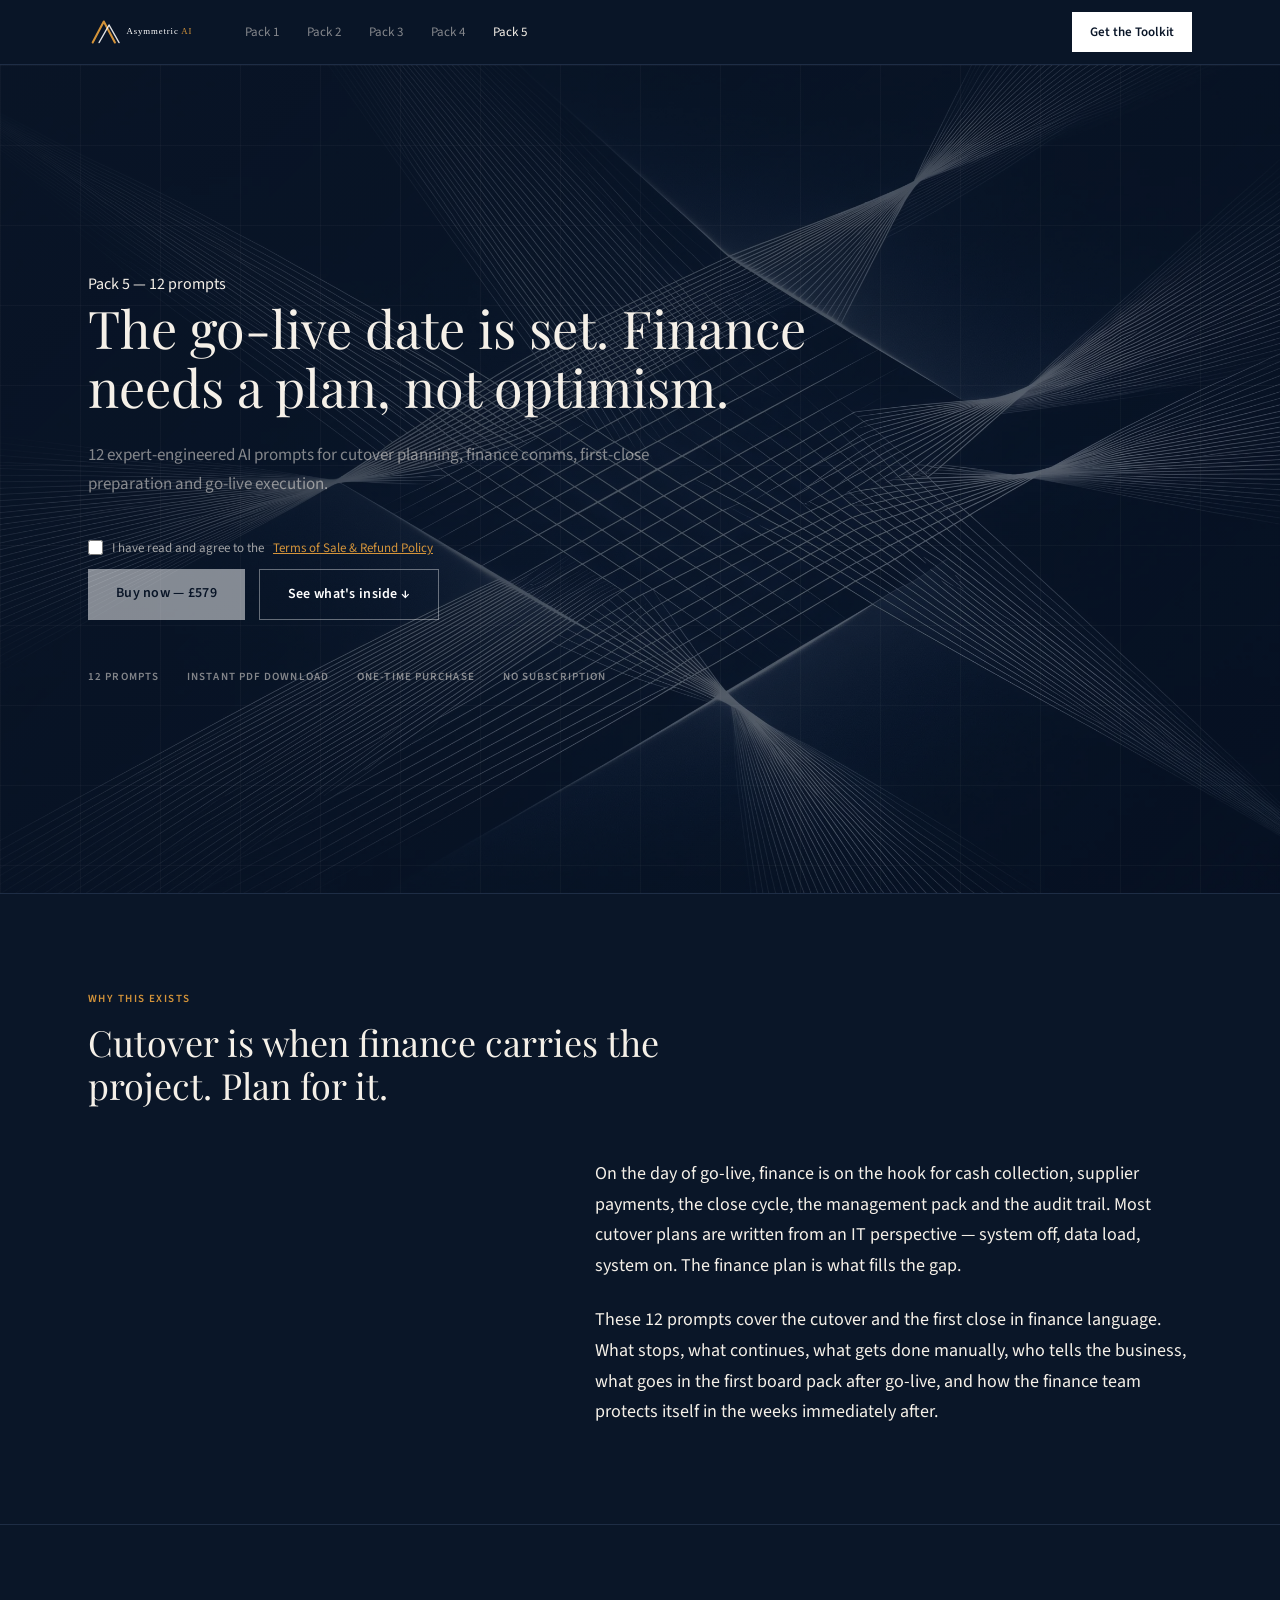
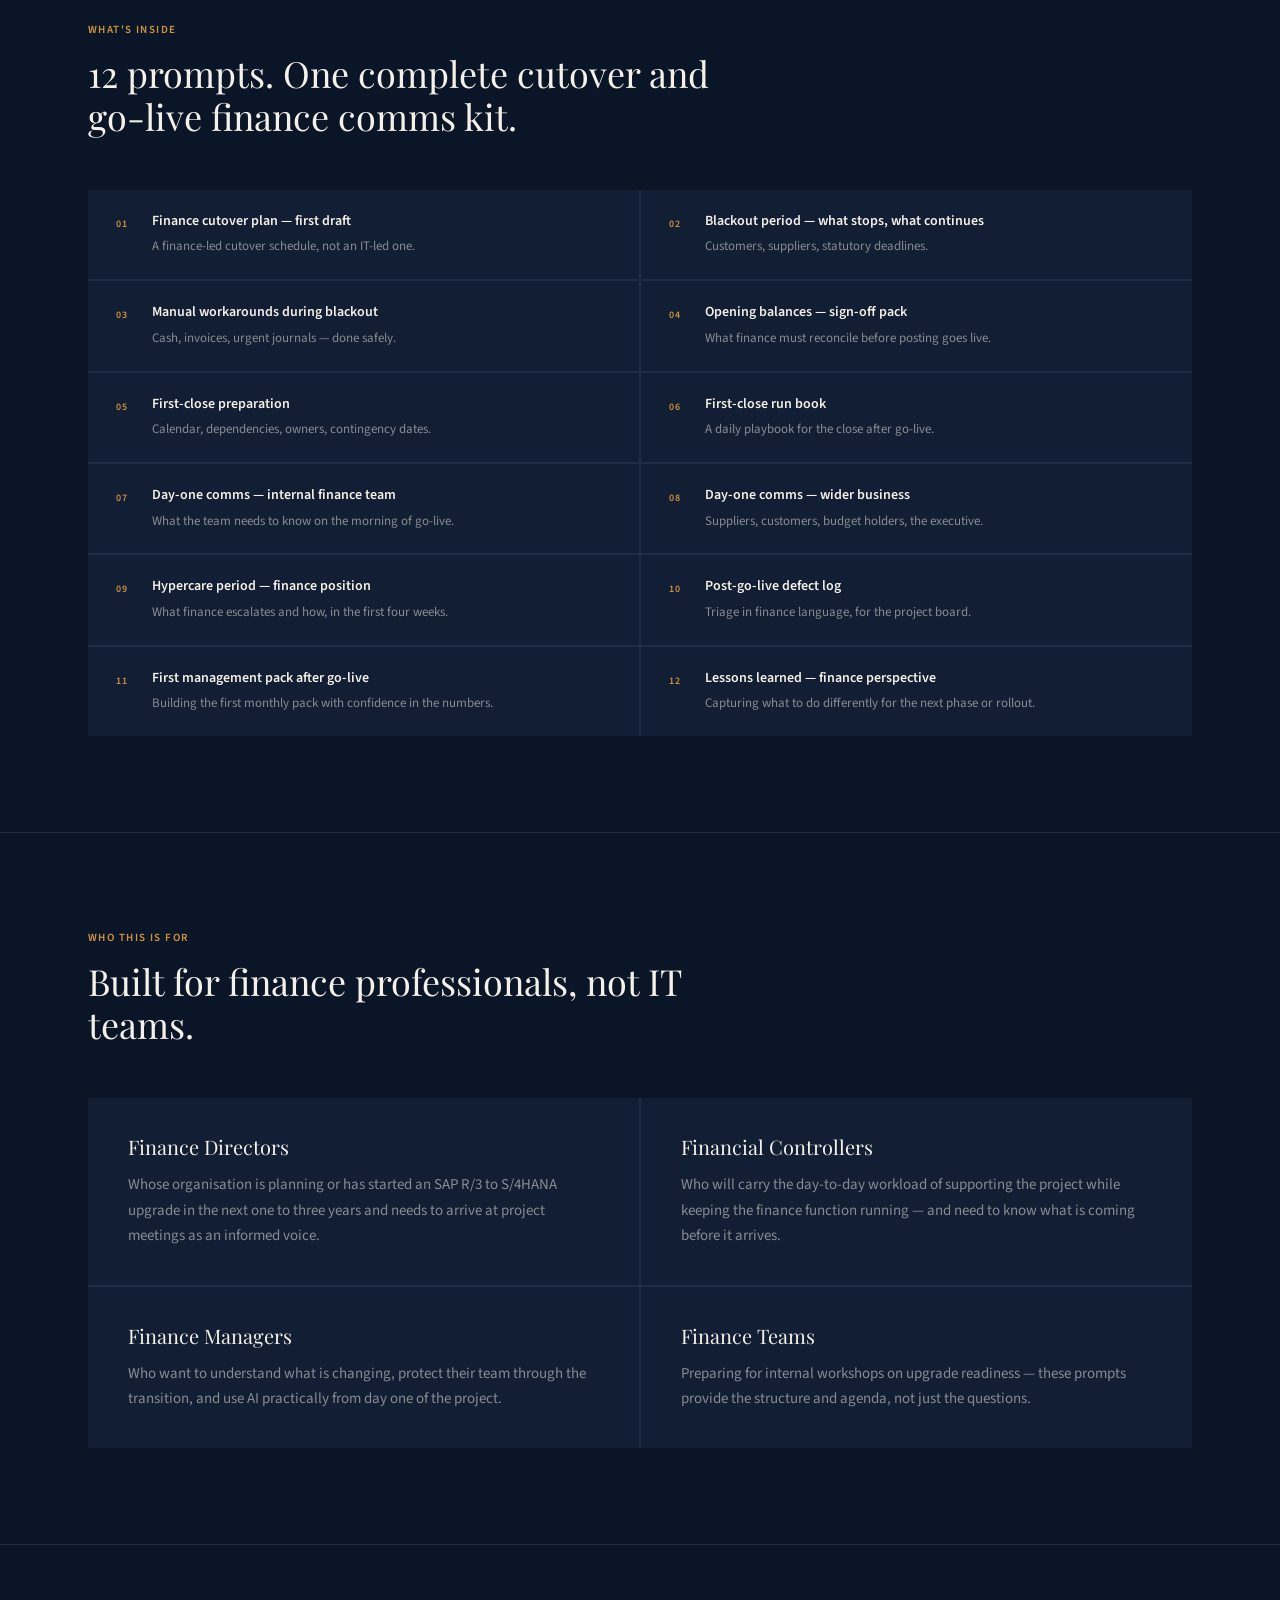
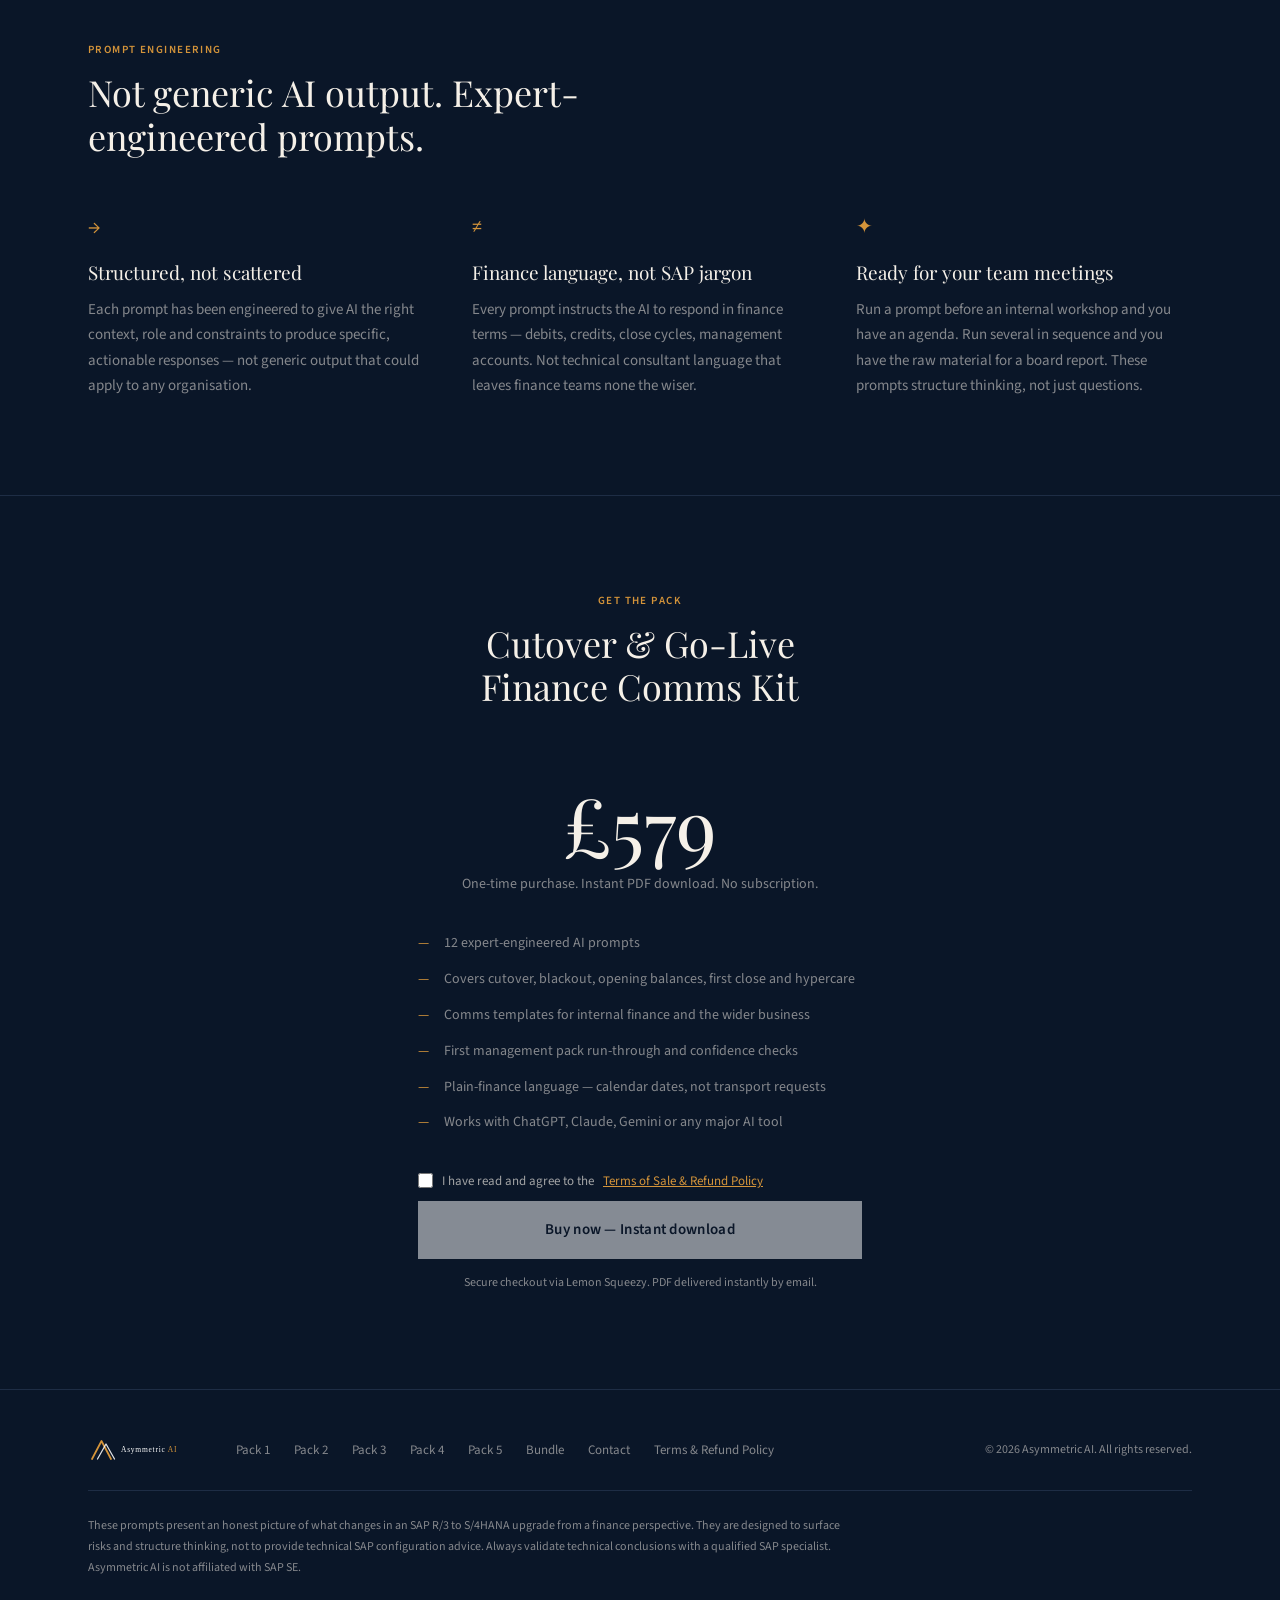
<file: pack5.html>
<!doctype html>
<html lang="en">
<head>
  <meta charset="utf-8">
  <meta name="viewport" content="width=device-width, initial-scale=1">
  <title>Pack 5 — Cutover & Go-Live Finance Comms Kit · Asymmetric AI</title>
  <meta name="description" content="12 expert-engineered AI prompts for cutover planning, finance comms, first-close preparation and go-live execution.">
  <link rel="stylesheet" href="assets/style.css">
  <style>
    .terms-agree { display: flex; flex-direction: column; align-items: flex-start; gap: 10px; }
    .terms-agree-label { display: flex; align-items: flex-start; gap: 9px; font-size: 13px; line-height: 1.55; color: rgba(245,240,232,0.65); cursor: pointer; max-width: 400px; }
    .terms-agree-label input[type="checkbox"] { accent-color: #D4943A; width: 15px; height: 15px; flex-shrink: 0; margin-top: 2px; cursor: pointer; }
    .terms-agree-label a.terms-link { color: #D4943A; text-decoration: underline; }
    .terms-agree-label a.terms-link:hover { opacity: 0.8; }
  </style>
</head>
<body data-screen-label="Pack 5">

  <header class="nav">
    <div class="nav-inner">
      <a class="nav-logo" href="index.html" aria-label="Asymmetric AI — home">
        <img src="assets/logo.svg" alt="Asymmetric AI">
      </a>
      <nav class="nav-center" aria-label="Primary">
        <a class="nav-link" href="pack1.html">Pack 1</a>
        <a class="nav-link" href="pack2.html">Pack 2</a>
        <a class="nav-link" href="pack3.html">Pack 3</a>
        <a class="nav-link" href="pack4.html">Pack 4</a>
        <a class="nav-link active" href="pack5.html">Pack 5</a>
      </nav>
      <a class="nav-cta" href="bundle.html">Get the Toolkit</a>
      <button class="nav-burger" aria-label="Open menu">
        <svg viewBox="0 0 24 24" fill="none" stroke-width="1.75" stroke-linecap="round" stroke-linejoin="round" aria-hidden="true">
          <path d="M3 6h18"></path><path d="M3 12h18"></path><path d="M3 18h18"></path>
        </svg>
      </button>
    </div>
  </header>

  <div class="mobile-overlay" role="dialog" aria-modal="true" aria-label="Site menu">
    <div class="mobile-overlay-top">
      <img src="assets/logo.svg" alt="Asymmetric AI">
      <button class="mobile-overlay-close" aria-label="Close menu">
        <svg viewBox="0 0 24 24" fill="none" stroke-width="1.75" stroke-linecap="round" stroke-linejoin="round" aria-hidden="true">
          <path d="M18 6 6 18"></path><path d="M6 6l12 12"></path>
        </svg>
      </button>
    </div>
    <div class="mobile-overlay-links">
      <a href="pack1.html">Pack 1 — Finance Readiness</a>
      <a href="pack2.html">Pack 2 — Universal Journal &amp; Reporting</a>
      <a href="pack3.html">Pack 3 — Business Testing</a>
      <a href="pack4.html">Pack 4 — Data Cleanse</a>
      <a href="pack5.html">Pack 5 — Cutover &amp; Go-Live</a>
      <a class="amber" href="bundle.html">The Complete Toolkit</a>
      <a href="contact.html">Contact us</a>
    </div>
    <a class="mobile-overlay-cta" href="bundle.html">Get the Toolkit — £2,295</a>
  </div>

  <section class="hero" data-screen-label="Hero">
    <div class="hero-img" style="background-image: url('assets/images/hero-pack5.webp');"></div>
    <div class="hero-overlay"></div>
    <div class="hero-grid" aria-hidden="true"></div>
    <div class="hero-inner">
      <span class="hero-eyebrow">Pack 5 — 12 prompts</span>
      <h1>The go-live date is set. Finance needs a plan, not optimism.</h1>
      <p class="lede">12 expert-engineered AI prompts for cutover planning, finance comms, first-close preparation and go-live execution.</p>
      <div class="hero-actions">
        <div class="terms-agree">
          <label class="terms-agree-label"><input type="checkbox" onchange="var b=this.closest('.terms-agree').querySelector('a.btn-primary');b.style.opacity=this.checked?'':'0.5';b.style.pointerEvents=this.checked?'auto':'none';"> I have read and agree to the <a class="terms-link" href="/terms.html" target="_blank" rel="noopener">Terms of Sale &amp; Refund Policy</a></label>
          <div style="display:flex;gap:14px;flex-wrap:wrap;">
                      <a class="btn btn-primary" style="opacity:0.5;pointer-events:none;cursor:not-allowed;" href="https://asymmetricai.lemonsqueezy.com/checkout/buy/40172ee5-8b05-479a-a426-efb50d98a500?discount=0" target="_blank" rel="noopener">Buy now — £579</a>
            <a class="btn btn-secondary" href="#whats-inside">See what's inside ↓</a>
          </div>
        </div>
      </div>
      <div class="hero-meta">
        <span>12 Prompts</span>
        <span>Instant PDF download</span>
        <span>One-time purchase</span>
        <span>No subscription</span>
      </div>
    </div>
  </section>

  <section class="section">
    <div class="section-inner">
      <div class="eyebrow-block">
        <span class="label">Why this exists</span>
        <h2>Cutover is when finance carries the project. Plan for it.</h2>
      </div>
      <div style="margin-top:40px; display:grid; grid-template-columns:1fr 1.4fr; gap:80px; align-items:start;">
        <div></div>
        <div style="display:flex; flex-direction:column; gap:24px; color:#F5F0E8;">
          <p style="font-size:18px; line-height:1.7;">On the day of go-live, finance is on the hook for cash collection, supplier payments, the close cycle, the management pack and the audit trail. Most cutover plans are written from an IT perspective — system off, data load, system on. The finance plan is what fills the gap.</p>
          <p style="font-size:18px; line-height:1.7;">These 12 prompts cover the cutover and the first close in finance language. What stops, what continues, what gets done manually, who tells the business, what goes in the first board pack after go-live, and how the finance team protects itself in the weeks immediately after.</p>
        </div>
      </div>
    </div>
  </section>

  <section class="section" id="whats-inside">
    <div class="section-inner">
      <div class="eyebrow-block">
        <span class="label">What's inside</span>
        <h2>12 prompts. One complete cutover and go-live finance comms kit.</h2>
      </div>
      <div class="prompt-grid">
        <div class="prompt-cell">
          <span class="num">01</span>
          <div>
            <h3>Finance cutover plan — first draft</h3>
            <p>A finance-led cutover schedule, not an IT-led one.</p>
          </div>
        </div>
        <div class="prompt-cell">
          <span class="num">02</span>
          <div>
            <h3>Blackout period — what stops, what continues</h3>
            <p>Customers, suppliers, statutory deadlines.</p>
          </div>
        </div>
        <div class="prompt-cell">
          <span class="num">03</span>
          <div>
            <h3>Manual workarounds during blackout</h3>
            <p>Cash, invoices, urgent journals — done safely.</p>
          </div>
        </div>
        <div class="prompt-cell">
          <span class="num">04</span>
          <div>
            <h3>Opening balances — sign-off pack</h3>
            <p>What finance must reconcile before posting goes live.</p>
          </div>
        </div>
        <div class="prompt-cell">
          <span class="num">05</span>
          <div>
            <h3>First-close preparation</h3>
            <p>Calendar, dependencies, owners, contingency dates.</p>
          </div>
        </div>
        <div class="prompt-cell">
          <span class="num">06</span>
          <div>
            <h3>First-close run book</h3>
            <p>A daily playbook for the close after go-live.</p>
          </div>
        </div>
        <div class="prompt-cell">
          <span class="num">07</span>
          <div>
            <h3>Day-one comms — internal finance team</h3>
            <p>What the team needs to know on the morning of go-live.</p>
          </div>
        </div>
        <div class="prompt-cell">
          <span class="num">08</span>
          <div>
            <h3>Day-one comms — wider business</h3>
            <p>Suppliers, customers, budget holders, the executive.</p>
          </div>
        </div>
        <div class="prompt-cell">
          <span class="num">09</span>
          <div>
            <h3>Hypercare period — finance position</h3>
            <p>What finance escalates and how, in the first four weeks.</p>
          </div>
        </div>
        <div class="prompt-cell">
          <span class="num">10</span>
          <div>
            <h3>Post-go-live defect log</h3>
            <p>Triage in finance language, for the project board.</p>
          </div>
        </div>
        <div class="prompt-cell">
          <span class="num">11</span>
          <div>
            <h3>First management pack after go-live</h3>
            <p>Building the first monthly pack with confidence in the numbers.</p>
          </div>
        </div>
        <div class="prompt-cell">
          <span class="num">12</span>
          <div>
            <h3>Lessons learned — finance perspective</h3>
            <p>Capturing what to do differently for the next phase or rollout.</p>
          </div>
        </div>
      </div>
    </div>
  </section>

  <section class="section">
    <div class="section-inner">
      <div class="eyebrow-block">
        <span class="label">Who this is for</span>
        <h2>Built for finance professionals, not IT teams.</h2>
      </div>
      <div class="audience-grid">
        <div class="audience-card">
          <h3>Finance Directors</h3>
          <p>Whose organisation is planning or has started an SAP R/3 to S/4HANA upgrade in the next one to three years and needs to arrive at project meetings as an informed voice.</p>
        </div>
        <div class="audience-card">
          <h3>Financial Controllers</h3>
          <p>Who will carry the day-to-day workload of supporting the project while keeping the finance function running — and need to know what is coming before it arrives.</p>
        </div>
        <div class="audience-card">
          <h3>Finance Managers</h3>
          <p>Who want to understand what is changing, protect their team through the transition, and use AI practically from day one of the project.</p>
        </div>
        <div class="audience-card">
          <h3>Finance Teams</h3>
          <p>Preparing for internal workshops on upgrade readiness — these prompts provide the structure and agenda, not just the questions.</p>
        </div>
      </div>
    </div>
  </section>

  <section class="section">
    <div class="section-inner">
      <div class="eyebrow-block">
        <span class="label">Prompt engineering</span>
        <h2>Not generic AI output. Expert-engineered prompts.</h2>
      </div>
      <div class="three-col">
        <div>
          <span class="three-col-glyph">→</span>
          <h3>Structured, not scattered</h3>
          <p>Each prompt has been engineered to give AI the right context, role and constraints to produce specific, actionable responses — not generic output that could apply to any organisation.</p>
        </div>
        <div>
          <span class="three-col-glyph">≠</span>
          <h3>Finance language, not SAP jargon</h3>
          <p>Every prompt instructs the AI to respond in finance terms — debits, credits, close cycles, management accounts. Not technical consultant language that leaves finance teams none the wiser.</p>
        </div>
        <div>
          <span class="three-col-glyph">✦</span>
          <h3>Ready for your team meetings</h3>
          <p>Run a prompt before an internal workshop and you have an agenda. Run several in sequence and you have the raw material for a board report. These prompts structure thinking, not just questions.</p>
        </div>
      </div>
    </div>
  </section>

  <section class="section" id="pricing">
    <div class="section-inner pricing">
      <div class="eyebrow-block eyebrow-center">
        <span class="label">Get the pack</span>
        <h2>Cutover & Go-Live Finance Comms Kit</h2>
      </div>
      <div class="price-big">£579</div>
      <p class="price-sub">One-time purchase. Instant PDF download. No subscription.</p>
      <ul class="pricing-bullets">
          <li><span class="dash">—</span><span>12 expert-engineered AI prompts</span></li>
          <li><span class="dash">—</span><span>Covers cutover, blackout, opening balances, first close and hypercare</span></li>
          <li><span class="dash">—</span><span>Comms templates for internal finance and the wider business</span></li>
          <li><span class="dash">—</span><span>First management pack run-through and confidence checks</span></li>
          <li><span class="dash">—</span><span>Plain-finance language — calendar dates, not transport requests</span></li>
          <li><span class="dash">—</span><span>Works with ChatGPT, Claude, Gemini or any major AI tool</span></li>
      </ul>
      <div class="pricing-cta-row">
        <div class="terms-agree">
          <label class="terms-agree-label"><input type="checkbox" onchange="var b=this.closest('.terms-agree').querySelector('a.btn-primary');b.style.opacity=this.checked?'':'0.5';b.style.pointerEvents=this.checked?'auto':'none';"> I have read and agree to the <a class="terms-link" href="/terms.html" target="_blank" rel="noopener">Terms of Sale &amp; Refund Policy</a></label>
          <a class="btn btn-primary" style="opacity:0.5;pointer-events:none;cursor:not-allowed;" href="https://asymmetricai.lemonsqueezy.com/checkout/buy/40172ee5-8b05-479a-a426-efb50d98a500?discount=0" target="_blank" rel="noopener">Buy now — Instant download</a>
        </div>
      </div>
      <div class="pricing-reassure">Secure checkout via Lemon Squeezy. PDF delivered instantly by email.</div>
    </div>
  </section>

  <footer class="footer">
    <div class="footer-inner">
      <div class="footer-row">
        <a class="footer-logo" href="index.html"><img src="assets/logo.svg" alt="Asymmetric AI"></a>
        <nav class="footer-links" aria-label="Footer">
          <a href="pack1.html">Pack 1</a>
          <a href="pack2.html">Pack 2</a>
          <a href="pack3.html">Pack 3</a>
          <a href="pack4.html">Pack 4</a>
          <a href="pack5.html">Pack 5</a>
          <a href="bundle.html">Bundle</a>
          <a href="contact.html">Contact</a>
          <a href="terms.html">Terms &amp; Refund Policy</a>
        </nav>
        <span class="footer-copy">© 2026 Asymmetric AI. All rights reserved.</span>
      </div>
      <p class="footer-disclaimer">
        These prompts present an honest picture of what changes in an SAP R/3 to S/4HANA upgrade from a finance perspective. They are designed to surface risks and structure thinking, not to provide technical SAP configuration advice. Always validate technical conclusions with a qualified SAP specialist. Asymmetric AI is not affiliated with SAP SE.
      </p>
    </div>
  </footer>

  <script src="assets/main.js"></script>
</body>
</html>
</file>
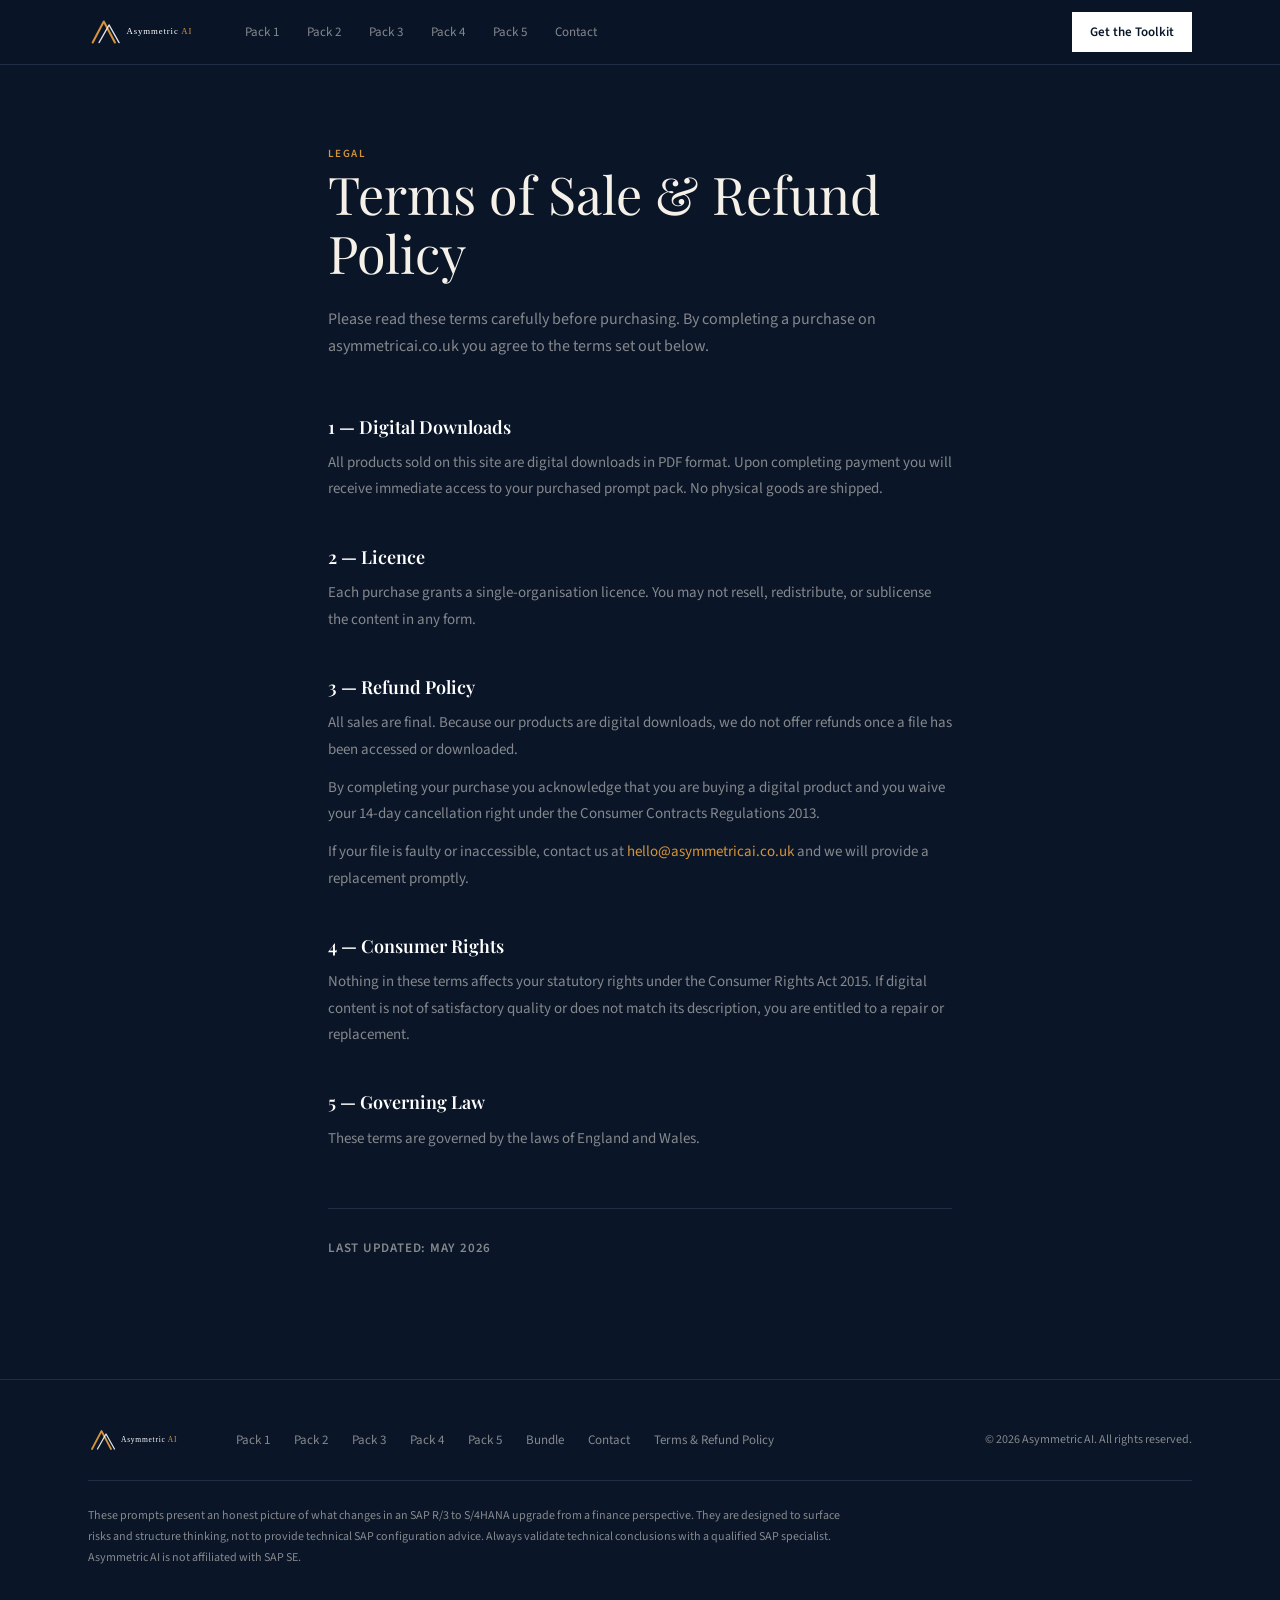
<file: terms.html>
<!doctype html>
<html lang="en">
<head>
  <meta charset="utf-8">
  <meta name="viewport" content="width=device-width, initial-scale=1">
  <title>Terms of Sale &amp; Refund Policy | Asymmetric AI</title>
  <meta name="description" content="Terms of sale and refund policy for Asymmetric AI prompt packs. All sales are digital downloads. Read before purchasing.">
  <link rel="stylesheet" href="assets/style.css">
  <style>
    .terms-section {
      padding: 80px var(--pad) 120px;
      max-width: 720px;
      margin: 0 auto;
    }
    .terms-section h1 {
      margin-bottom: 24px;
    }
    .terms-section .intro {
      font-size: 16px;
      color: var(--muted);
      line-height: 1.7;
      margin-bottom: 56px;
      max-width: 620px;
    }
    .terms-block {
      margin-bottom: 44px;
    }
    .terms-block h2 {
      font-size: 18px;
      font-weight: 600;
      margin-bottom: 12px;
      color: var(--white);
    }
    .terms-block p {
      font-size: 15px;
      line-height: 1.75;
      color: var(--muted);
    }
    .terms-block p + p {
      margin-top: 12px;
    }
    .terms-updated {
      margin-top: 56px;
      padding-top: 28px;
      border-top: 1px solid var(--navy-700);
      font-size: 13px;
      color: var(--muted);
      font-weight: 600;
      letter-spacing: 0.06em;
      text-transform: uppercase;
    }
  </style>
</head>
<body data-screen-label="Terms">

  <header class="nav">
    <div class="nav-inner">
      <a class="nav-logo" href="index.html" aria-label="Asymmetric AI — home">
        <img src="assets/logo.svg" alt="Asymmetric AI">
      </a>
      <nav class="nav-center" aria-label="Primary">
        <a class="nav-link" href="pack1.html">Pack 1</a>
        <a class="nav-link" href="pack2.html">Pack 2</a>
        <a class="nav-link" href="pack3.html">Pack 3</a>
        <a class="nav-link" href="pack4.html">Pack 4</a>
        <a class="nav-link" href="pack5.html">Pack 5</a>
        <a class="nav-link" href="contact.html">Contact</a>
      </nav>
      <a class="nav-cta" href="bundle.html">Get the Toolkit</a>
      <button class="nav-burger" aria-label="Open menu">
        <svg viewBox="0 0 24 24" fill="none" stroke-width="1.75" stroke-linecap="round" stroke-linejoin="round" aria-hidden="true">
          <path d="M3 6h18"></path><path d="M3 12h18"></path><path d="M3 18h18"></path>
        </svg>
      </button>
    </div>
  </header>

  <div class="mobile-overlay" role="dialog" aria-modal="true" aria-label="Site menu">
    <div class="mobile-overlay-top">
      <img src="assets/logo.svg" alt="Asymmetric AI">
      <button class="mobile-overlay-close" aria-label="Close menu">
        <svg viewBox="0 0 24 24" fill="none" stroke-width="1.75" stroke-linecap="round" stroke-linejoin="round" aria-hidden="true">
          <path d="M18 6 6 18"></path><path d="M6 6l12 12"></path>
        </svg>
      </button>
    </div>
    <div class="mobile-overlay-links">
      <a href="pack1.html">Pack 1 — Finance Readiness</a>
      <a href="pack2.html">Pack 2 — Universal Journal &amp; Reporting</a>
      <a href="pack3.html">Pack 3 — Business Testing</a>
      <a href="pack4.html">Pack 4 — Data Cleanse</a>
      <a href="pack5.html">Pack 5 — Cutover &amp; Go-Live</a>
      <a class="amber" href="bundle.html">The Complete Toolkit</a>
      <a href="contact.html">Contact us</a>
    </div>
    <a class="mobile-overlay-cta" href="bundle.html">Get the Toolkit — £2,295</a>
  </div>

  <section class="terms-section">
    <span class="label">Legal</span>
    <h1>Terms of Sale &amp; Refund Policy</h1>
    <p class="intro">Please read these terms carefully before purchasing. By completing a purchase on asymmetricai.co.uk you agree to the terms set out below.</p>

    <div class="terms-block">
      <h2>1 — Digital Downloads</h2>
      <p>All products sold on this site are digital downloads in PDF format. Upon completing payment you will receive immediate access to your purchased prompt pack. No physical goods are shipped.</p>
    </div>

    <div class="terms-block">
      <h2>2 — Licence</h2>
      <p>Each purchase grants a single-organisation licence. You may not resell, redistribute, or sublicense the content in any form.</p>
    </div>

    <div class="terms-block">
      <h2>3 — Refund Policy</h2>
      <p>All sales are final. Because our products are digital downloads, we do not offer refunds once a file has been accessed or downloaded.</p>
      <p>By completing your purchase you acknowledge that you are buying a digital product and you waive your 14-day cancellation right under the Consumer Contracts Regulations 2013.</p>
      <p>If your file is faulty or inaccessible, contact us at <a href="mailto:hello@asymmetricai.co.uk" style="color:var(--amber);">hello@asymmetricai.co.uk</a> and we will provide a replacement promptly.</p>
    </div>

    <div class="terms-block">
      <h2>4 — Consumer Rights</h2>
      <p>Nothing in these terms affects your statutory rights under the Consumer Rights Act 2015. If digital content is not of satisfactory quality or does not match its description, you are entitled to a repair or replacement.</p>
    </div>

    <div class="terms-block">
      <h2>5 — Governing Law</h2>
      <p>These terms are governed by the laws of England and Wales.</p>
    </div>

    <p class="terms-updated">Last updated: May 2026</p>
  </section>

  <footer class="footer">
    <div class="footer-inner">
      <div class="footer-row">
        <a class="footer-logo" href="index.html"><img src="assets/logo.svg" alt="Asymmetric AI"></a>
        <nav class="footer-links" aria-label="Footer">
          <a href="pack1.html">Pack 1</a>
          <a href="pack2.html">Pack 2</a>
          <a href="pack3.html">Pack 3</a>
          <a href="pack4.html">Pack 4</a>
          <a href="pack5.html">Pack 5</a>
          <a href="bundle.html">Bundle</a>
          <a href="contact.html">Contact</a>
          <a href="terms.html">Terms &amp; Refund Policy</a>
        </nav>
        <span class="footer-copy">© 2026 Asymmetric AI. All rights reserved.</span>
      </div>
      <p class="footer-disclaimer">
        These prompts present an honest picture of what changes in an SAP R/3 to S/4HANA upgrade from a finance perspective. They are designed to surface risks and structure thinking, not to provide technical SAP configuration advice. Always validate technical conclusions with a qualified SAP specialist. Asymmetric AI is not affiliated with SAP SE.
      </p>
    </div>
  </footer>

  <script src="assets/main.js"></script>
</body>
</html>
</file>
<file: assets/style.css>
/* ============================================================
   style.css — Asymmetric AI
   Design system: navy #0A1628 · amber #D4943A · Playfair + Source Sans 3
   ============================================================ */

@import url('https://fonts.googleapis.com/css2?family=Playfair+Display:wght@400;700&family=Source+Sans+3:wght@400;600&display=swap');

/* ── Tokens ── */
:root {
  --navy-900: #0A1628;
  --navy-800: #111E33;
  --navy-700: #1E2D45;
  --amber:    #D4943A;
  --off-white:#F5F0E8;
  --muted:    rgba(245,240,232,0.52);
  --white:    #FFFFFF;
  --serif:   'Playfair Display', Georgia, serif;
  --sans:    'Source Sans 3', system-ui, sans-serif;
  --max:      1200px;
  --pad:      48px;
  --section:  96px;
}

/* ── Reset ── */
*, *::before, *::after { box-sizing: border-box; margin: 0; padding: 0; }
html { scroll-behavior: smooth; -webkit-font-smoothing: antialiased; }
body {
  background: var(--navy-900);
  color: var(--off-white);
  font-family: var(--sans);
  font-size: 16px;
  line-height: 1.7;
}
img { display: block; max-width: 100%; }
a { text-decoration: none; color: inherit; }

/* ── Type ── */
h1 { font-family: var(--serif); font-size: clamp(30px,5vw,52px); font-weight: 400; line-height: 1.14; }
h2 { font-family: var(--serif); font-size: clamp(24px,3.5vw,36px); font-weight: 400; line-height: 1.2;  }
h3 { font-family: var(--serif); font-size: clamp(18px,2.5vw,22px); font-weight: 400; line-height: 1.3; }

.label {
  font-family: var(--sans);
  font-size: 11px;
  font-weight: 600;
  letter-spacing: 0.13em;
  text-transform: uppercase;
  color: var(--amber);
  display: block;
}

/* ── Buttons ── */
.btn {
  display: inline-block;
  font-family: var(--sans);
  font-size: 14px;
  font-weight: 600;
  padding: 13px 28px;
  border-radius: 0;
  cursor: pointer;
  border: none;
  text-align: center;
  letter-spacing: 0.02em;
  transition: opacity 0.2s, transform 0.18s;
  white-space: nowrap;
}
.btn:hover         { opacity: 0.86; transform: translateY(-1px); }
.btn-primary       { background: var(--white); color: var(--navy-900); }
.btn-secondary     { background: transparent; color: var(--white); border: 1px solid rgba(255,255,255,0.38); }
.btn-secondary:hover { border-color: rgba(255,255,255,0.75); opacity: 1; }
.btn-tertiary      { background: transparent; color: var(--muted); padding: 13px 0; font-size: 13px; }
.btn-tertiary:hover{ color: var(--off-white); opacity: 1; transform: none; }
.btn-full          { width: 100%; display: block; }

/* ── Nav ── */
.nav {
  position: sticky;
  top: 0;
  z-index: 100;
  background: rgba(10,22,40,0.94);
  backdrop-filter: blur(14px);
  -webkit-backdrop-filter: blur(14px);
  border-bottom: 1px solid var(--navy-700);
  transition: box-shadow 0.3s;
}
.nav.scrolled { box-shadow: 0 4px 32px rgba(0,0,0,0.45); }
.nav-inner {
  max-width: var(--max);
  margin: 0 auto;
  padding: 0 var(--pad);
  display: flex;
  align-items: center;
  height: 64px;
  gap: 40px;
}
.nav-logo img { height: 28px; }
.nav-center    { display: flex; gap: 28px; flex: 1; }
.nav-link      { font-size: 13px; color: var(--muted); transition: color 0.2s; }
.nav-link:hover, .nav-link.active { color: var(--off-white); }
.nav-cta {
  font-size: 13px;
  font-weight: 600;
  background: var(--white);
  color: var(--navy-900);
  padding: 9px 18px;
  transition: opacity 0.2s;
  white-space: nowrap;
}
.nav-cta:hover { opacity: 0.86; }
.nav-burger {
  display: none;
  background: none;
  border: none;
  cursor: pointer;
  color: var(--off-white);
  padding: 4px;
  margin-left: auto;
}
.nav-burger svg { width: 22px; height: 22px; stroke: currentColor; display: block; }

/* ── Mobile overlay ── */
.mobile-overlay {
  position: fixed;
  inset: 0;
  background: var(--navy-900);
  z-index: 200;
  flex-direction: column;
  padding: 0 24px 32px;
  display: none;
  opacity: 0;
  transition: opacity 0.28s ease;
}
.mobile-overlay.open    { display: flex; }
.mobile-overlay.visible { opacity: 1; }

.mobile-overlay-top {
  display: flex;
  justify-content: space-between;
  align-items: center;
  height: 64px;
  border-bottom: 1px solid var(--navy-700);
  margin-bottom: 32px;
}
.mobile-overlay-top img { height: 26px; }
.mobile-overlay-close {
  background: none;
  border: none;
  cursor: pointer;
  color: var(--off-white);
}
.mobile-overlay-close svg { width: 22px; height: 22px; stroke: currentColor; display: block; }
.mobile-overlay-links {
  display: flex;
  flex-direction: column;
  flex: 1;
}
.mobile-overlay-links a {
  font-family: var(--serif);
  font-size: 20px;
  color: var(--off-white);
  padding: 16px 0;
  border-bottom: 1px solid var(--navy-700);
  transition: color 0.2s, padding-left 0.2s;
}
.mobile-overlay-links a:hover { color: var(--amber); padding-left: 8px; }
.mobile-overlay-links a.amber { color: var(--amber); }
.mobile-overlay-cta {
  display: block;
  text-align: center;
  background: var(--white);
  color: var(--navy-900);
  padding: 16px;
  font-family: var(--sans);
  font-weight: 600;
  font-size: 15px;
  margin-top: 24px;
}

/* ── Hero ── */
.hero {
  position: relative;
  min-height: 92vh;
  display: flex;
  align-items: center;
  overflow: hidden;
}
.hero-img {
  position: absolute;
  inset: 0;
  background-size: cover;
  background-position: center;
  will-change: transform;
}
.hero-overlay {
  position: absolute;
  inset: 0;
  background: linear-gradient(135deg, rgba(10,22,40,0.88) 0%, rgba(10,22,40,0.58) 100%);
}
.hero-grid {
  position: absolute;
  inset: 0;
  background-image:
    linear-gradient(rgba(245,240,232,0.032) 1px, transparent 1px),
    linear-gradient(90deg, rgba(245,240,232,0.032) 1px, transparent 1px);
  background-size: 80px 80px;
}
.hero-inner {
  position: relative;
  z-index: 2;
  max-width: var(--max);
  margin: 0 auto;
  padding: 100px var(--pad);
  width: 100%;
}

/* Hero staggered entrance */
.hero-eyebrow {
  opacity: 0; transform: translateY(14px);
  animation: fadeUp 0.7s ease 0.25s forwards;
  margin-bottom: 20px;
}
.hero h1 {
  max-width: 740px; margin-bottom: 24px;
  opacity: 0; transform: translateY(18px);
  animation: fadeUp 0.8s ease 0.5s forwards;
}
.lede {
  font-size: 17px; color: var(--muted); max-width: 580px; margin-bottom: 40px;
  opacity: 0; transform: translateY(16px);
  animation: fadeUp 0.8s ease 0.72s forwards;
}
.hero-actions {
  display: flex; gap: 14px; flex-wrap: wrap; margin-bottom: 48px;
  opacity: 0; transform: translateY(16px);
  animation: fadeUp 0.8s ease 0.92s forwards;
}
.hero-meta {
  display: flex; gap: 28px; flex-wrap: wrap;
  font-size: 11px; font-weight: 600; letter-spacing: 0.1em; text-transform: uppercase; color: var(--muted);
  opacity: 0;
  animation: fadeIn 0.9s ease 1.15s forwards;
}
.hero-meta .amber { color: var(--amber); }

@keyframes fadeUp { to { opacity: 1; transform: none; } }
@keyframes fadeIn { to { opacity: 1; } }

/* ── Animation section ── */
.anim-section {
  background: var(--navy-900);
  border-top: 1px solid var(--navy-700);
  overflow: hidden;
  position: relative;
}
.anim-section::before {
  content: '';
  position: absolute;
  inset: 0;
  background: radial-gradient(ellipse 60% 50% at 50% 40%, rgba(212,148,58,0.055) 0%, transparent 70%);
  pointer-events: none;
}
.anim-canvas-wrap {
  display: flex;
  justify-content: center;
  padding: 56px var(--pad) 0;
}
#puzzle-canvas {
  width: 100%;
  max-width: 960px;
  height: 480px;
  display: block;
}
.anim-caption {
  max-width: var(--max);
  margin: 0 auto;
  padding: 40px var(--pad) 96px;
  text-align: center;
}
.anim-caption .label { margin-bottom: 14px; }
.anim-caption h2   { margin-bottom: 16px; }
.anim-caption p    { color: var(--muted); max-width: 520px; margin: 0 auto; font-size: 16px; }

/* ── Sections ── */
.section {
  padding: var(--section) 0;
  border-top: 1px solid var(--navy-700);
}
.section-inner {
  max-width: var(--max);
  margin: 0 auto;
  padding: 0 var(--pad);
}
.eyebrow-block        { margin-bottom: 52px; }
.eyebrow-block .label { margin-bottom: 12px; }
.eyebrow-block h2     { max-width: 640px; }
.eyebrow-center       { text-align: center; }
.eyebrow-center h2    { max-width: 640px; margin: 12px auto 0; }

/* ── Product grid ── */
.product-grid {
  display: grid;
  grid-template-columns: 1fr 1fr;
  gap: 2px;
  background: var(--navy-700);
}
.product-card {
  background: var(--navy-800);
  padding: 36px 40px;
  display: flex;
  flex-direction: column;
  transition: background 0.22s;
}
.product-card:hover { background: #142236; }
.product-card .label  { margin-bottom: 10px; }
.product-card h3      { font-size: 19px; margin-bottom: 12px; }
.desc                 { color: var(--muted); font-size: 14px; line-height: 1.65; flex: 1; }
.product-card-meta {
  display: flex;
  align-items: center;
  justify-content: space-between;
  margin-top: 24px;
  padding-top: 20px;
  border-top: 1px solid var(--navy-700);
}
.chip {
  font-size: 10px; font-weight: 600; letter-spacing: 0.1em; text-transform: uppercase;
  border: 1px solid var(--navy-700); color: var(--muted); padding: 4px 10px;
}
.product-card-price { font-family: var(--serif); font-size: 30px; }
.product-card-actions { display: flex; align-items: center; gap: 14px; margin-top: 18px; }
.product-card-actions .btn-primary { flex: 1; }
.product-card:nth-child(5) {
  grid-column: 1 / -1;
  border-bottom: 1px solid var(--navy-700);
}

/* ── Bundle card ── */
.bundle-card {
  grid-column: 1 / -1;
  background: var(--navy-800);
  padding: 48px;
  border: 1px solid var(--amber);
  display: flex;
  gap: 64px;
  align-items: flex-start;
  margin-top: 2px;
  position: relative;
}
.bundle-badge {
  position: absolute; top: -1px; right: 48px;
  background: var(--amber); color: var(--navy-900);
  font-size: 11px; font-weight: 600; letter-spacing: 0.1em; text-transform: uppercase;
  padding: 5px 14px;
}
.bundle-list {
  list-style: none; margin-top: 24px;
  display: flex; flex-direction: column; gap: 10px;
}
.bundle-list li  { display: flex; align-items: baseline; gap: 14px; font-size: 14px; color: var(--muted); }
.bundle-list .num{ font-size: 10px; font-weight: 600; color: var(--amber); letter-spacing: 0.06em; min-width: 20px; }
.bundle-price-block {
  display: flex; flex-direction: column; gap: 16px;
  min-width: 280px; align-items: flex-start; padding-top: 4px;
}
.bundle-price-row { display: flex; align-items: baseline; gap: 14px; }
.bundle-price  { font-family: var(--serif); font-size: 52px; line-height: 1; }
.bundle-strike { font-family: var(--serif); font-size: 22px; color: var(--muted); text-decoration: line-through; }

/* ── Three col ── */
.three-col { display: grid; grid-template-columns: 1fr 1fr 1fr; gap: 48px; }
.three-col-glyph { display: block; font-size: 20px; color: var(--amber); margin-bottom: 16px; }
.three-col h3 { font-size: 19px; margin-bottom: 12px; }
.three-col p  { color: var(--muted); font-size: 15px; }

/* ── Prompt grid ── */
.prompt-grid {
  display: grid; grid-template-columns: 1fr 1fr;
  gap: 2px; background: var(--navy-700);
}
.prompt-cell {
  background: var(--navy-800); padding: 22px 28px;
  display: flex; gap: 18px; align-items: flex-start;
  transition: background 0.2s;
}
.prompt-cell:hover { background: #142236; }
.prompt-cell .num {
  font-size: 10px; font-weight: 600; color: var(--amber);
  letter-spacing: 0.06em; min-width: 18px; padding-top: 4px; flex-shrink: 0;
}
.prompt-cell h3 {
  font-family: var(--sans); font-size: 14px; font-weight: 600;
  color: var(--off-white); margin-bottom: 5px; line-height: 1.4;
}
.prompt-cell p { font-size: 13px; color: var(--muted); line-height: 1.6; }

/* ── Audience grid ── */
.audience-grid {
  display: grid; grid-template-columns: 1fr 1fr;
  gap: 2px; background: var(--navy-700);
}
.audience-card {
  background: var(--navy-800); padding: 36px 40px; transition: background 0.2s;
}
.audience-card:hover { background: #142236; }
.audience-card h3 { font-size: 20px; margin-bottom: 12px; }
.audience-card p  { color: var(--muted); font-size: 15px; }

/* ── Pricing ── */
.pricing {
  max-width: 540px; margin: 0 auto; text-align: center;
  display: flex; flex-direction: column; align-items: center;
}
.price-big {
  font-family: var(--serif); font-size: 80px; line-height: 1; margin: 24px 0 8px;
}
.price-sub { color: var(--muted); font-size: 14px; margin-bottom: 36px; }
.pricing-bullets {
  list-style: none; text-align: left; width: 100%;
  display: flex; flex-direction: column; gap: 12px; margin-bottom: 36px;
}
.pricing-bullets li { display: flex; gap: 14px; font-size: 14px; color: var(--muted); }
.dash { color: var(--amber); min-width: 12px; }
.pricing-cta-row       { width: 100%; }
.pricing-cta-row .btn  { width: 100%; padding: 16px; font-size: 15px; }
.pricing-reassure      { font-size: 12px; color: var(--muted); margin-top: 14px; }

/* ── Bundle inclusions ── */
.inclusions { margin-top: 8px; }
.inclusion-row {
  display: grid; grid-template-columns: 56px 1fr 100px 64px;
  gap: 24px; align-items: center;
  padding: 24px 0; border-bottom: 1px solid var(--navy-700);
  transition: opacity 0.2s;
}
.inclusion-row:first-child { border-top: 1px solid var(--navy-700); }
.inclusion-row:hover { opacity: 0.82; }
.pack-num { font-size: 11px; font-weight: 600; color: var(--amber); letter-spacing: 0.06em; }
.pack-info h3 {
  font-family: var(--sans); font-size: 15px; font-weight: 600;
  color: var(--off-white); margin-bottom: 3px; line-height: 1.4;
}
.pack-info p   { font-size: 13px; color: var(--muted); }
.pack-count    { font-size: 12px; color: var(--muted); text-align: right; }
.pack-strike   { font-family: var(--serif); font-size: 18px; color: var(--muted); text-decoration: line-through; text-align: right; }

.bundle-totals {
  display: flex; align-items: center; justify-content: flex-end;
  gap: 28px; padding: 40px 0; flex-wrap: wrap;
}
.total-strike { font-family: var(--serif); font-size: 22px; color: var(--muted); text-decoration: line-through; }
.total-big    { font-family: var(--serif); font-size: 64px; line-height: 1; }
.total-save   { font-size: 11px; font-weight: 600; color: var(--amber); letter-spacing: 0.12em; text-transform: uppercase; }

/* ── Footer ── */
.footer { border-top: 1px solid var(--navy-700); padding: 48px 0; }
.footer-inner { max-width: var(--max); margin: 0 auto; padding: 0 var(--pad); }
.footer-row {
  display: flex; align-items: center; gap: 48px;
  padding-bottom: 28px; border-bottom: 1px solid var(--navy-700);
}
.footer-logo img { height: 24px; }
.footer-links    { display: flex; gap: 24px; flex: 1; }
.footer-links a  { font-size: 13px; color: var(--muted); transition: color 0.2s; }
.footer-links a:hover { color: var(--off-white); }
.footer-copy     { font-size: 12px; color: var(--muted); white-space: nowrap; }
.footer-disclaimer { font-size: 12px; color: var(--muted); line-height: 1.75; margin-top: 24px; max-width: 760px; }

/* ── Utility ── */
.amber { color: var(--amber); }

/* ── Scroll reveal ── */
.reveal {
  opacity: 0;
  transform: translateY(22px);
  transition: opacity 0.65s ease, transform 0.65s ease;
}
.reveal.visible { opacity: 1; transform: none; }
.reveal-d1 { transition-delay: 0.08s; }
.reveal-d2 { transition-delay: 0.16s; }
.reveal-d3 { transition-delay: 0.24s; }
.reveal-d4 { transition-delay: 0.32s; }

/* ── Responsive ── */
@media (max-width: 960px) {
  :root { --pad: 24px; --section: 64px; }
  .nav-center, .nav-cta { display: none; }
  .nav-burger { display: flex; align-items: center; justify-content: center; }
  .product-grid   { grid-template-columns: 1fr; }
  .bundle-card    { flex-direction: column; gap: 32px; padding: 32px 24px; }
  .bundle-badge   { right: 24px; }
  .bundle-price-block { min-width: auto; width: 100%; }
  .three-col      { grid-template-columns: 1fr; gap: 28px; }
  .prompt-grid    { grid-template-columns: 1fr; }
  .audience-grid  { grid-template-columns: 1fr; }
  .inclusion-row  { grid-template-columns: 40px 1fr; }
  .pack-count, .pack-strike { display: none; }
  .footer-row     { flex-direction: column; align-items: flex-start; gap: 20px; }
  .footer-links   { flex-wrap: wrap; gap: 14px; }
  #puzzle-canvas  { height: 280px; }
  .bundle-totals  { justify-content: flex-start; }
  .anim-caption   { padding: 32px 24px 64px; }
}

@media (max-width: 600px) {
  h1 { font-size: 28px; }
  .hero-actions { flex-direction: column; }
  .hero-actions .btn { width: 100%; }
  .hero-meta { gap: 16px; }
  .price-big { font-size: 64px; }
  .bundle-price { font-size: 40px; }
  .total-big { font-size: 48px; }
}
</file>
